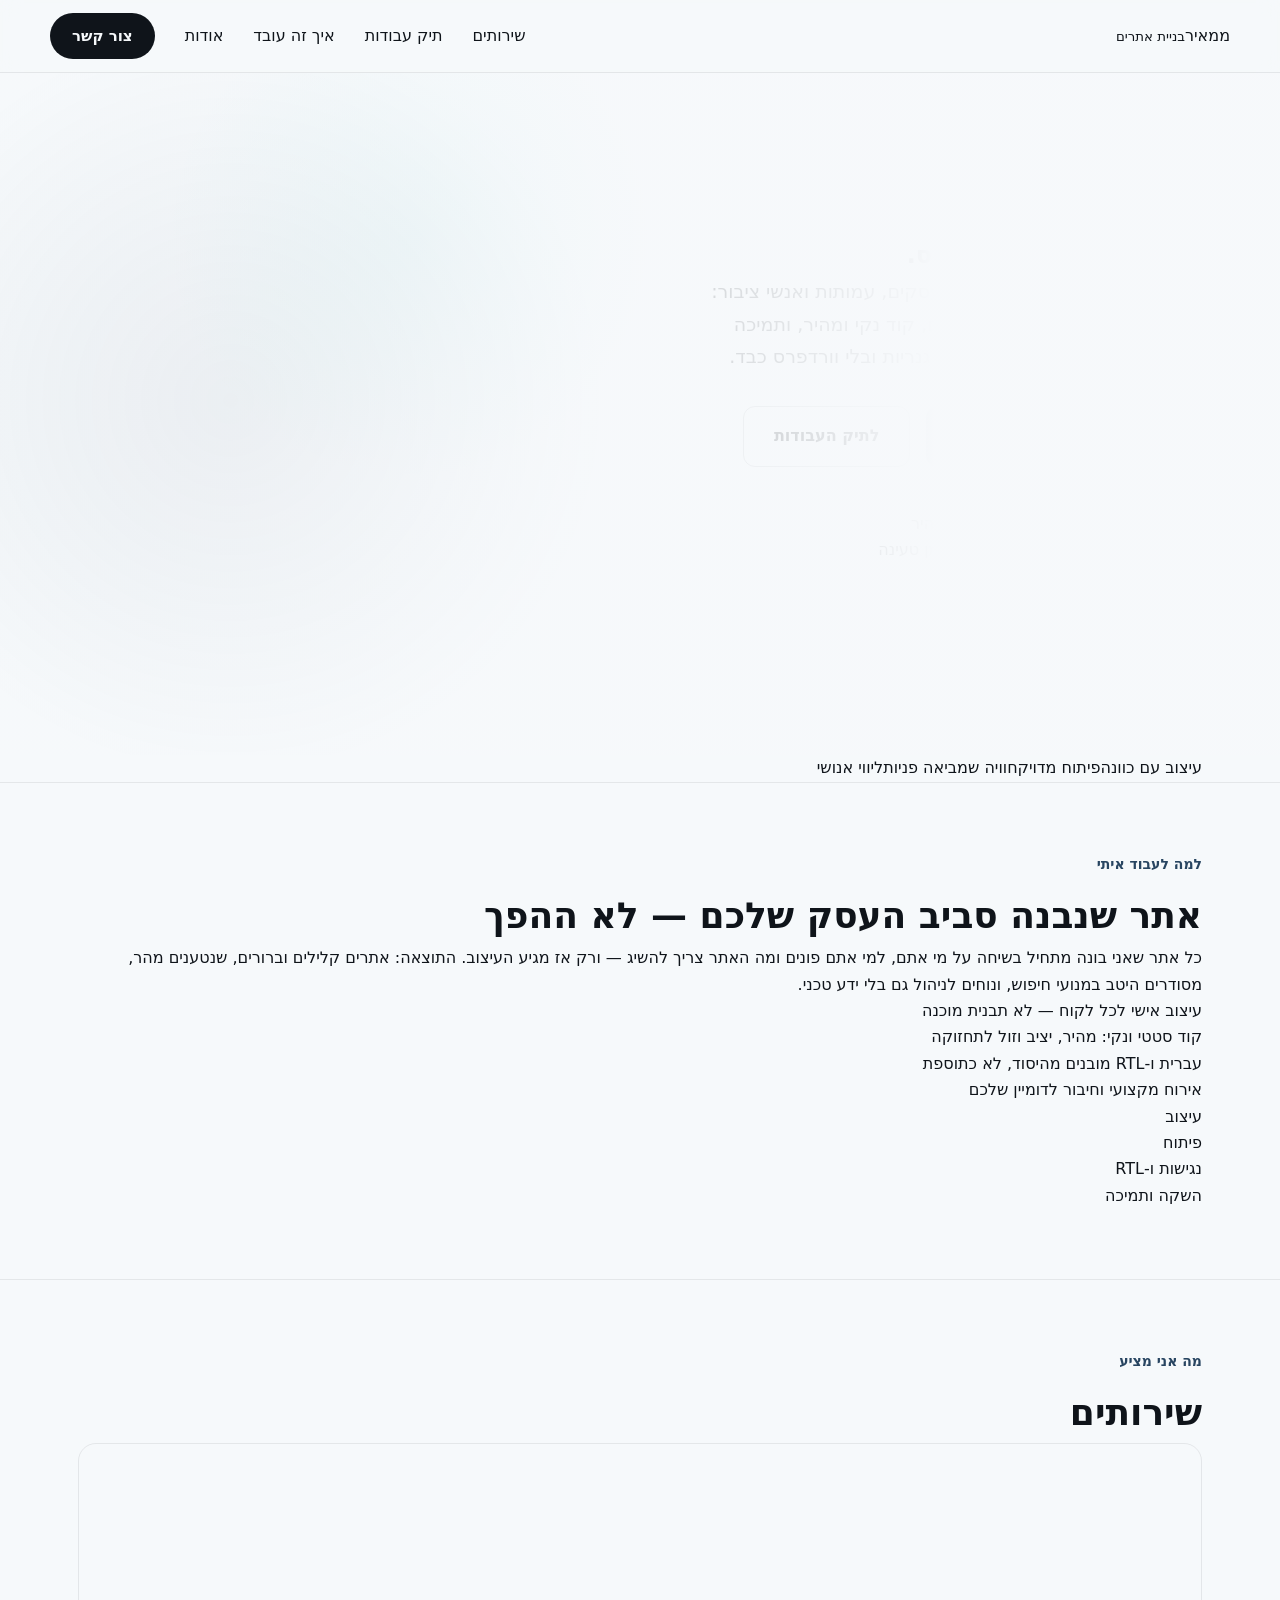
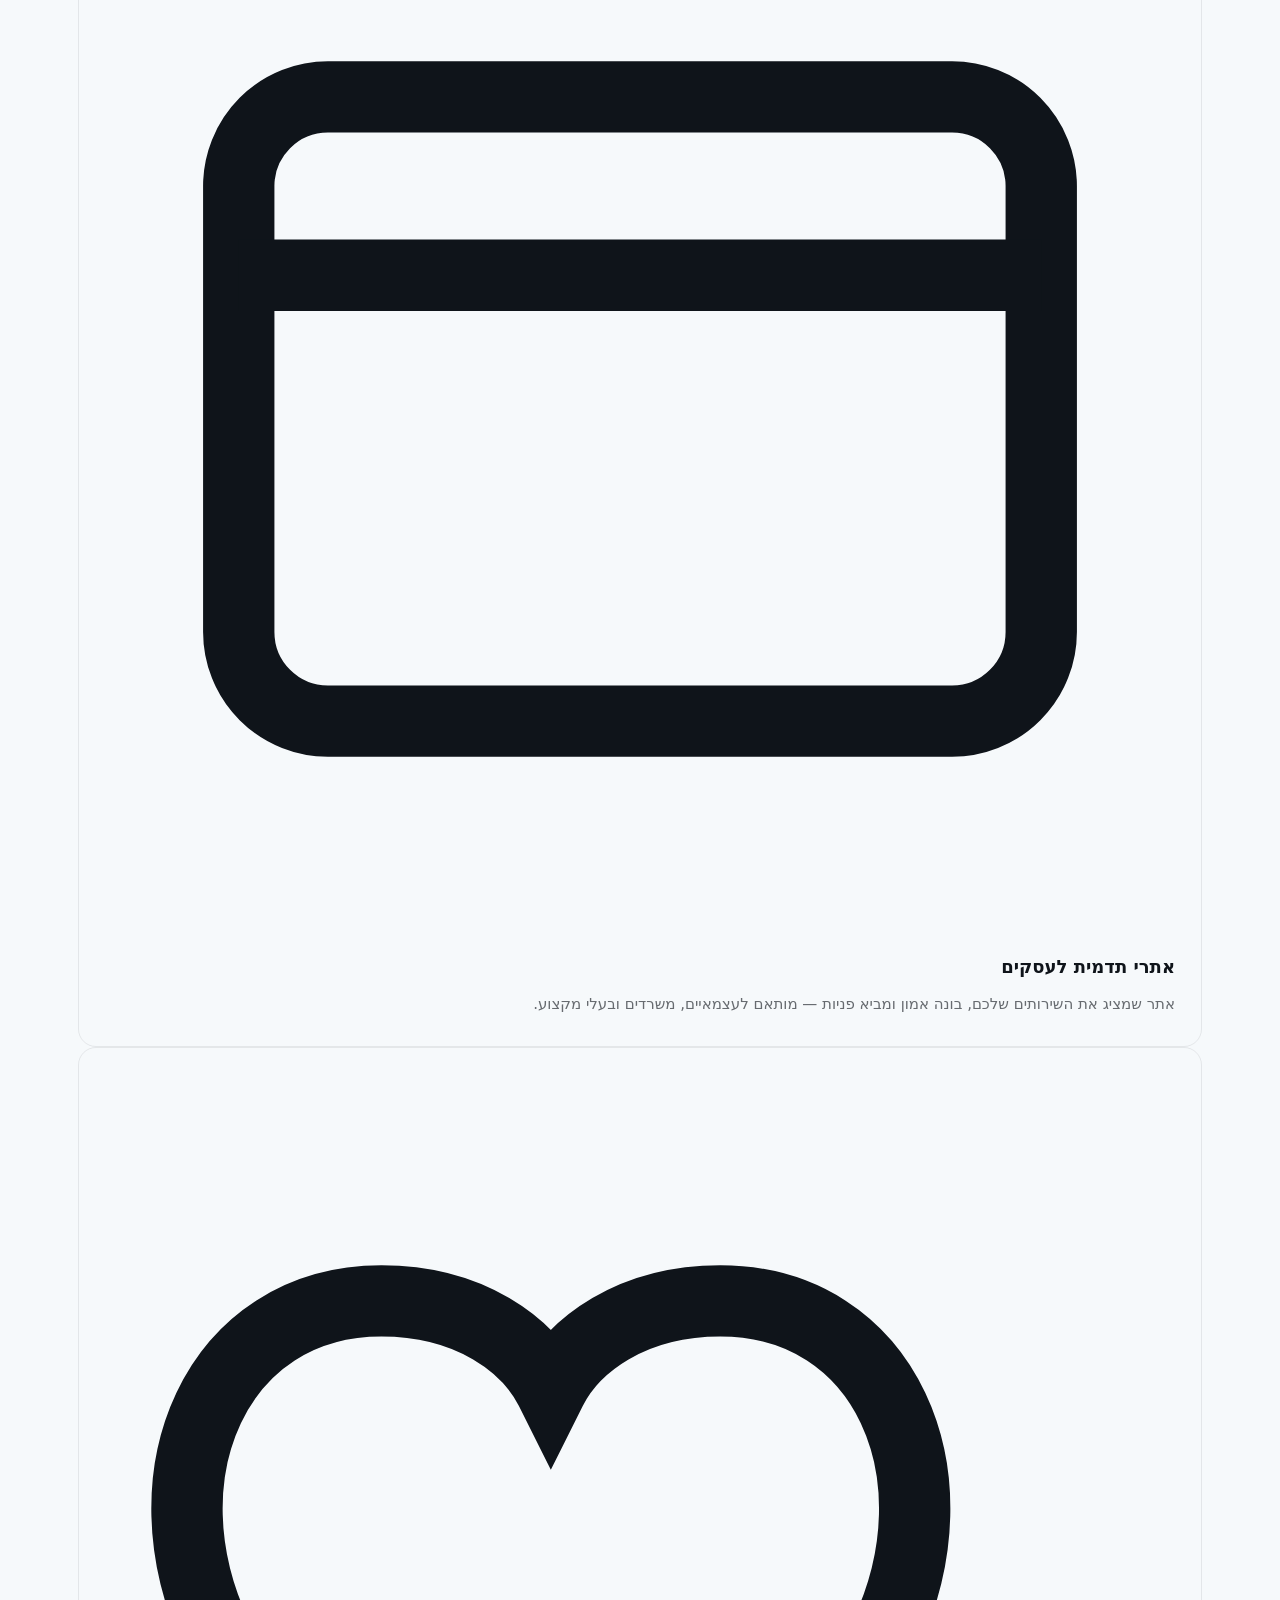
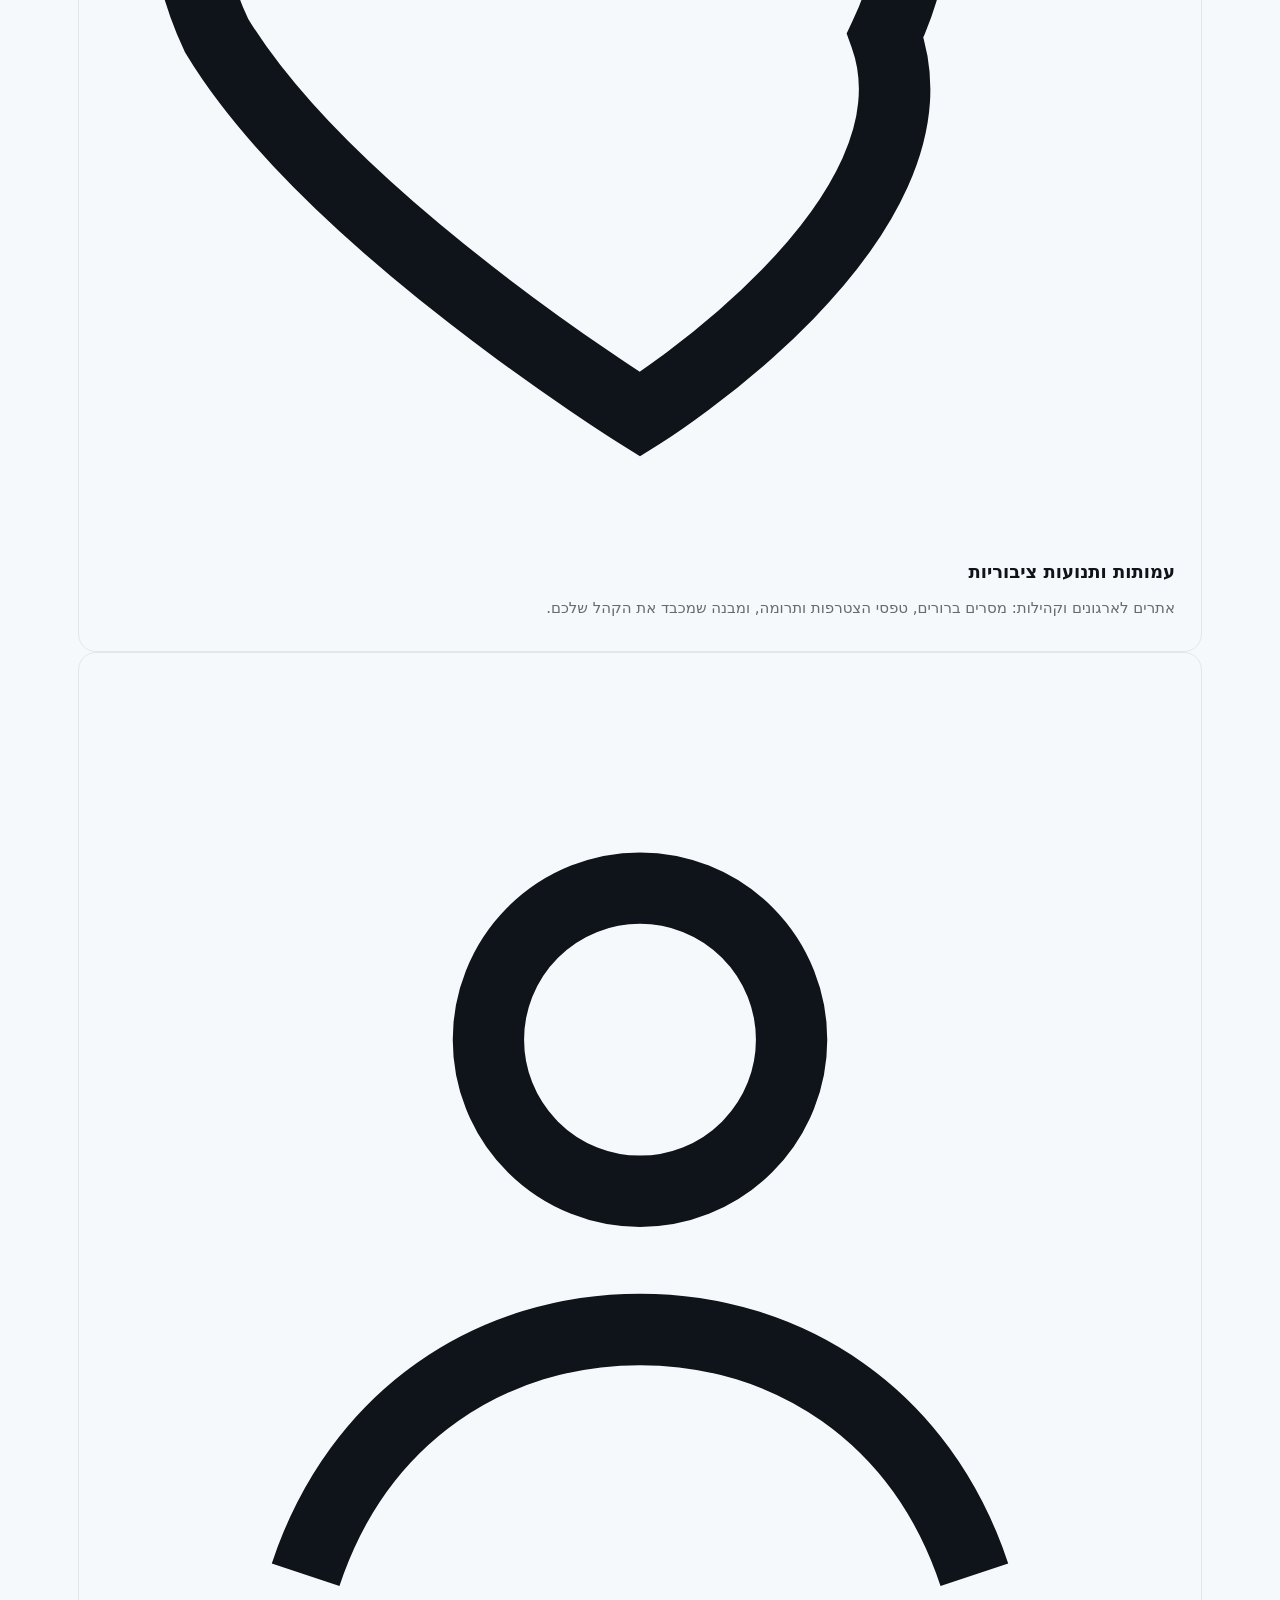
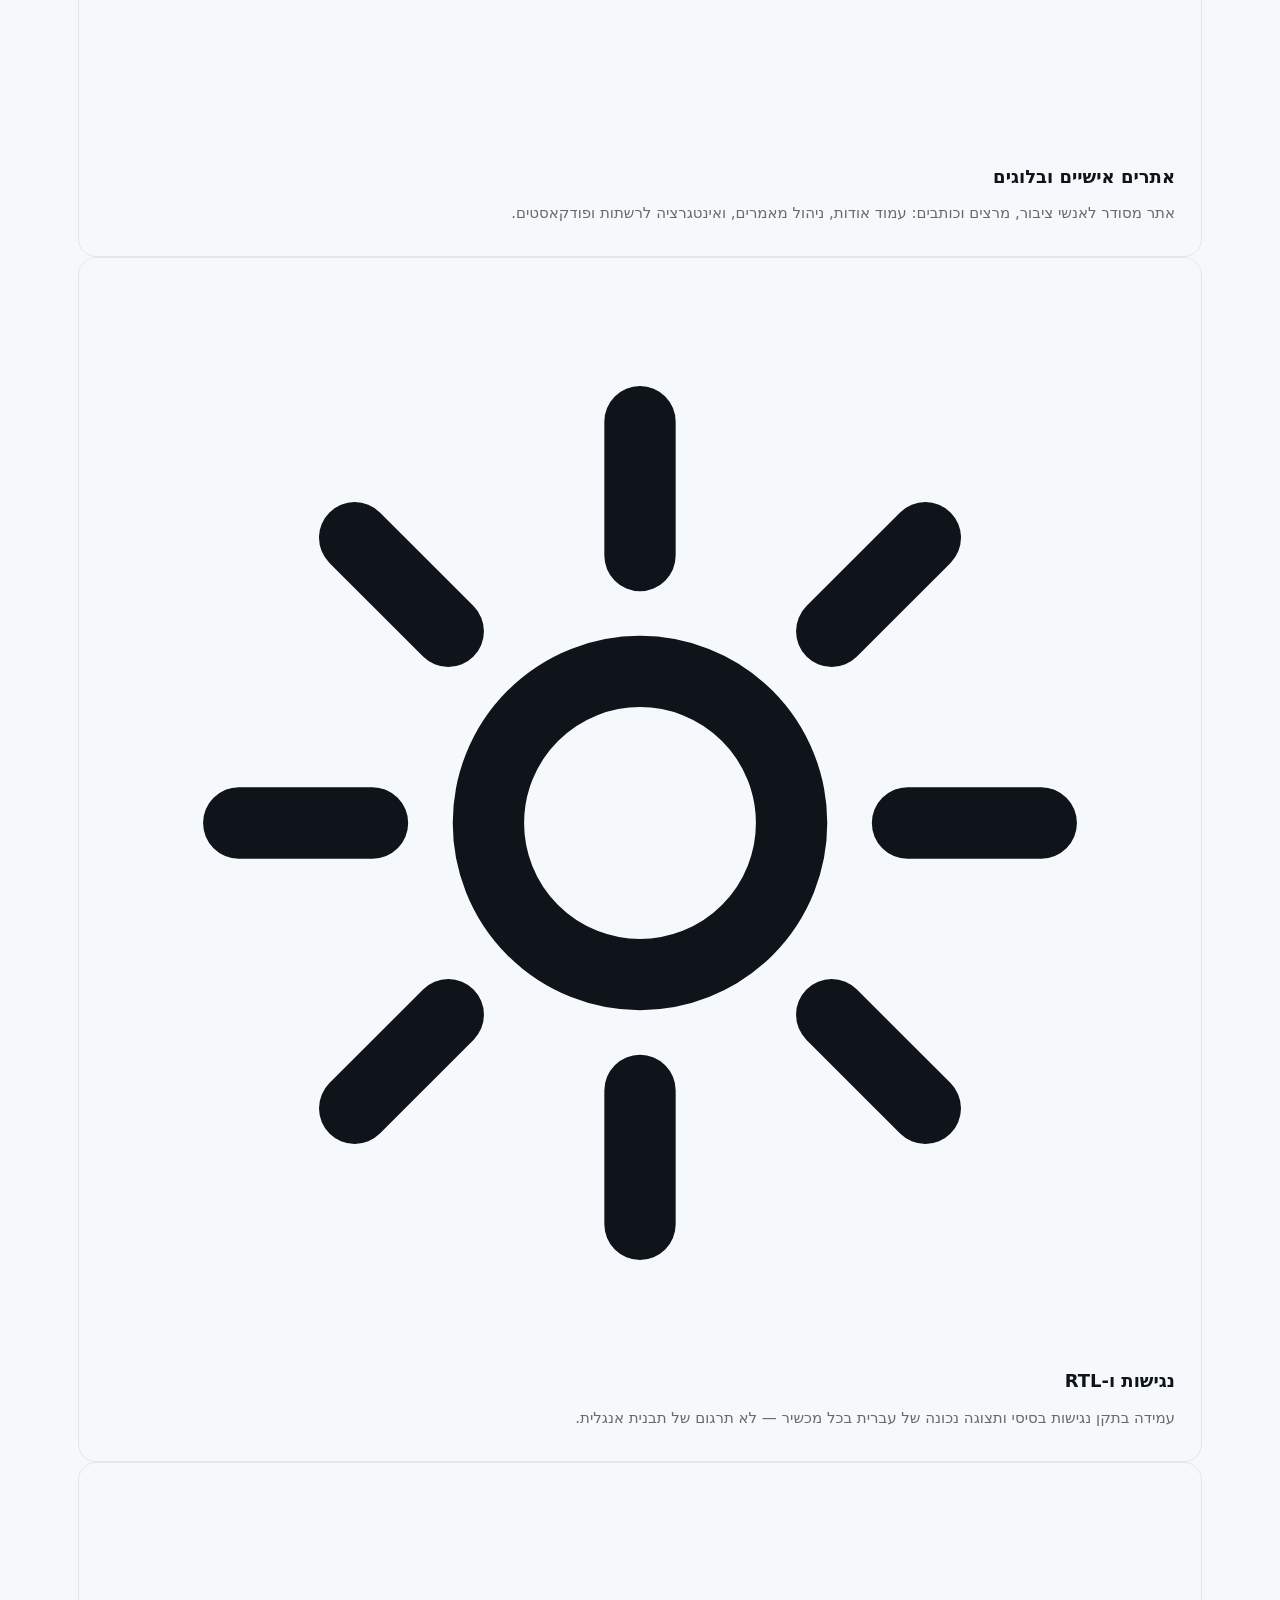
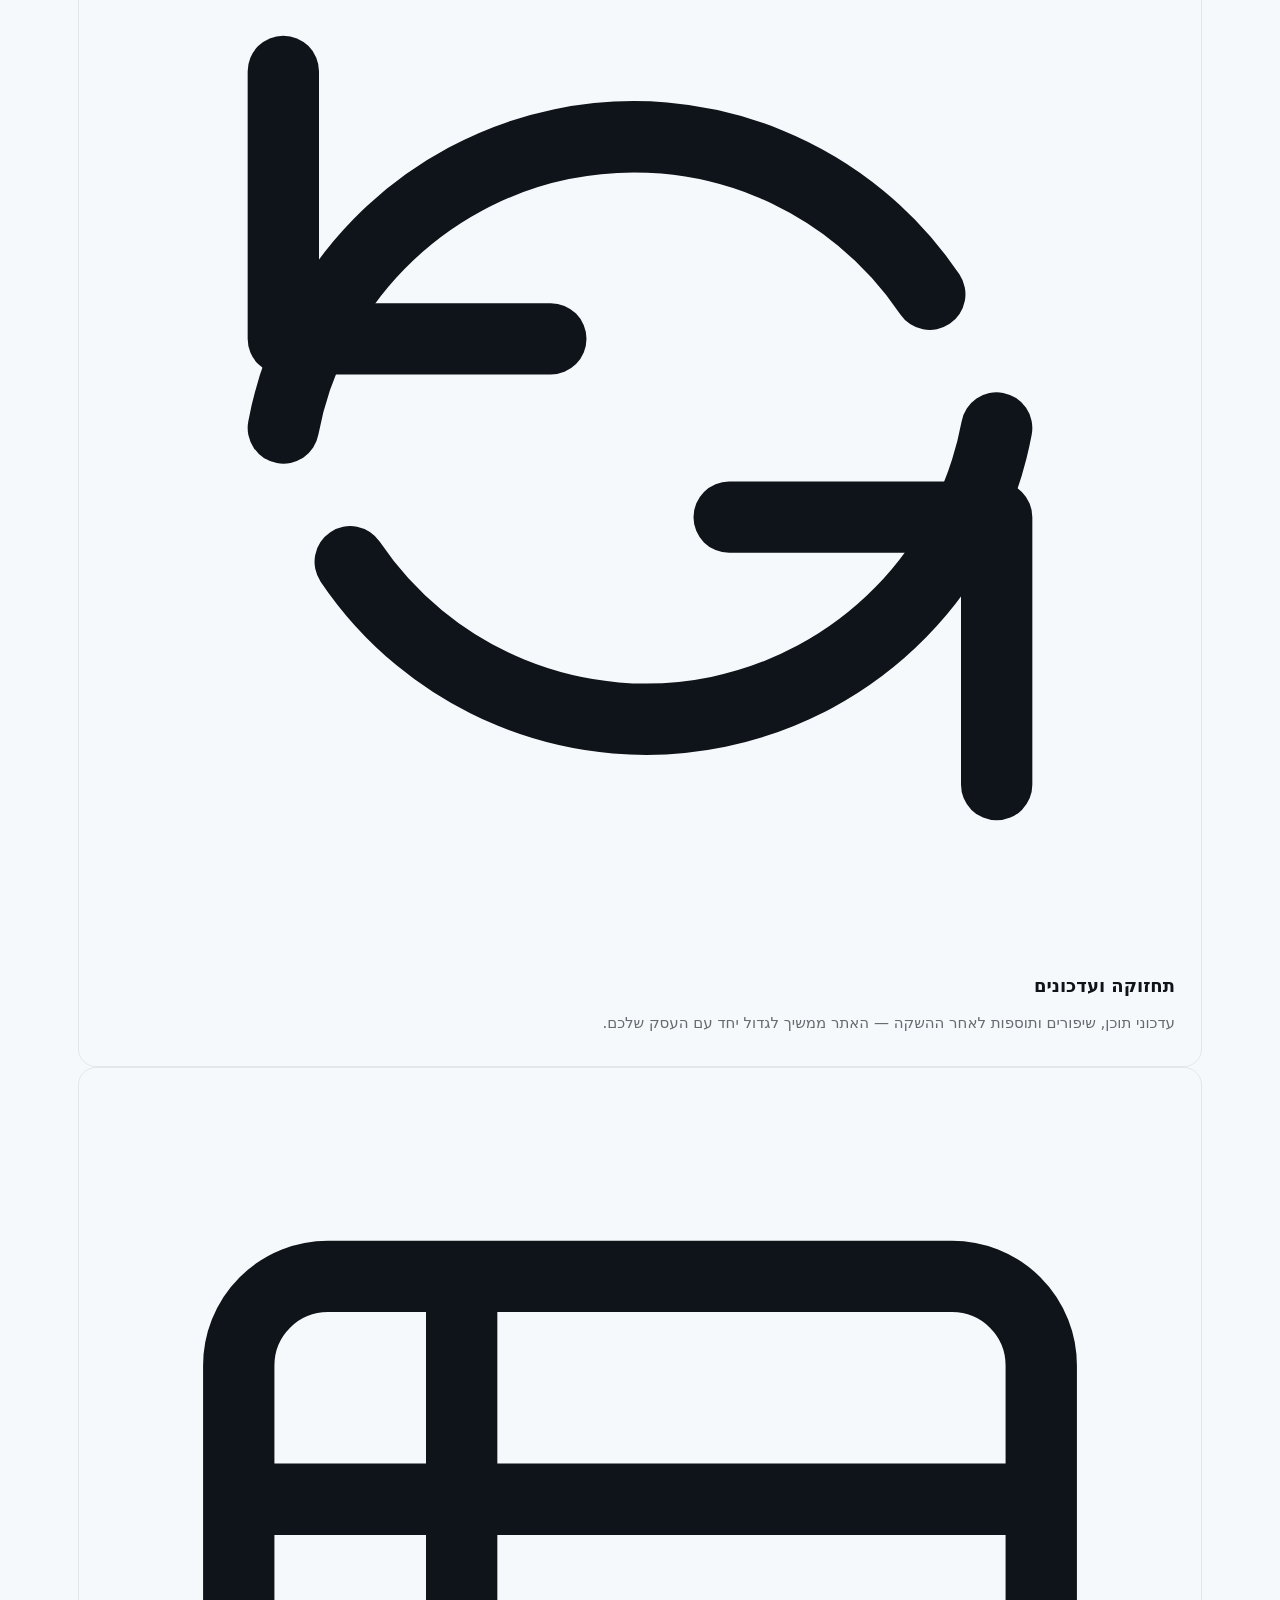
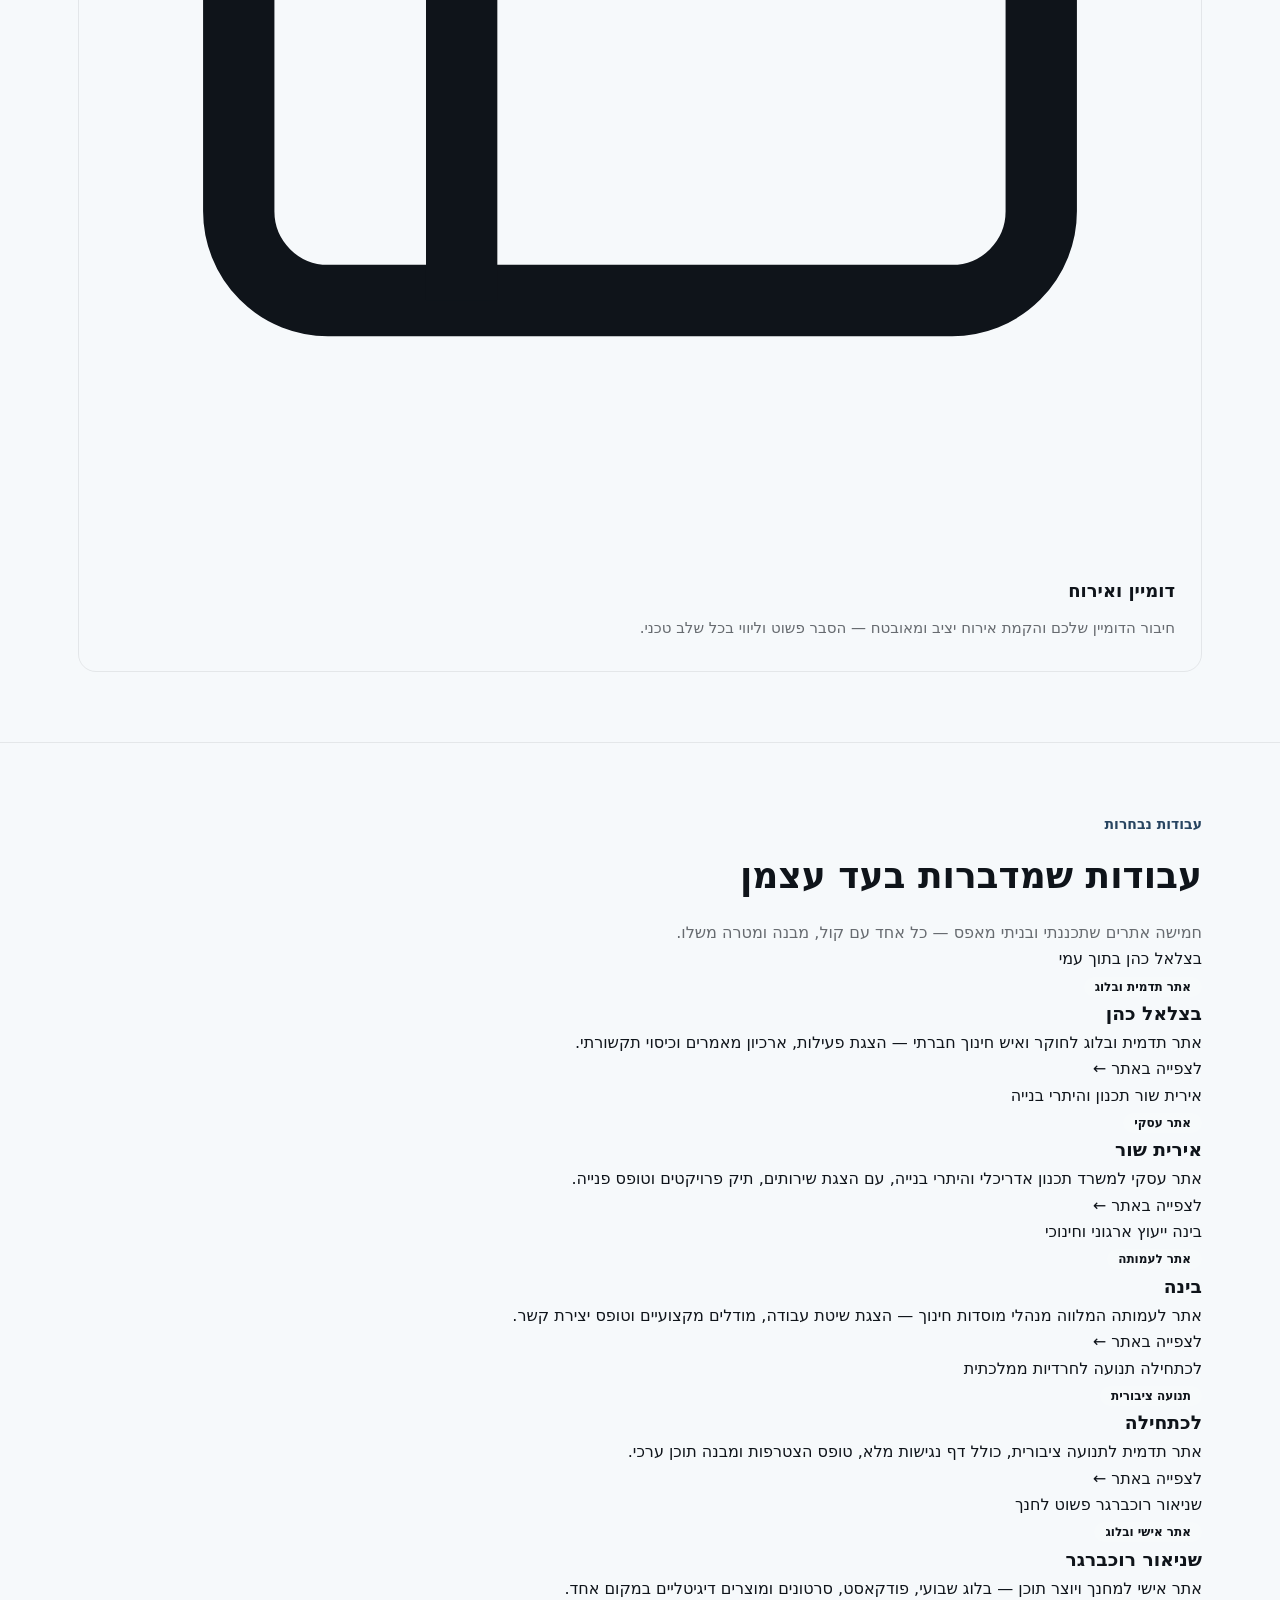
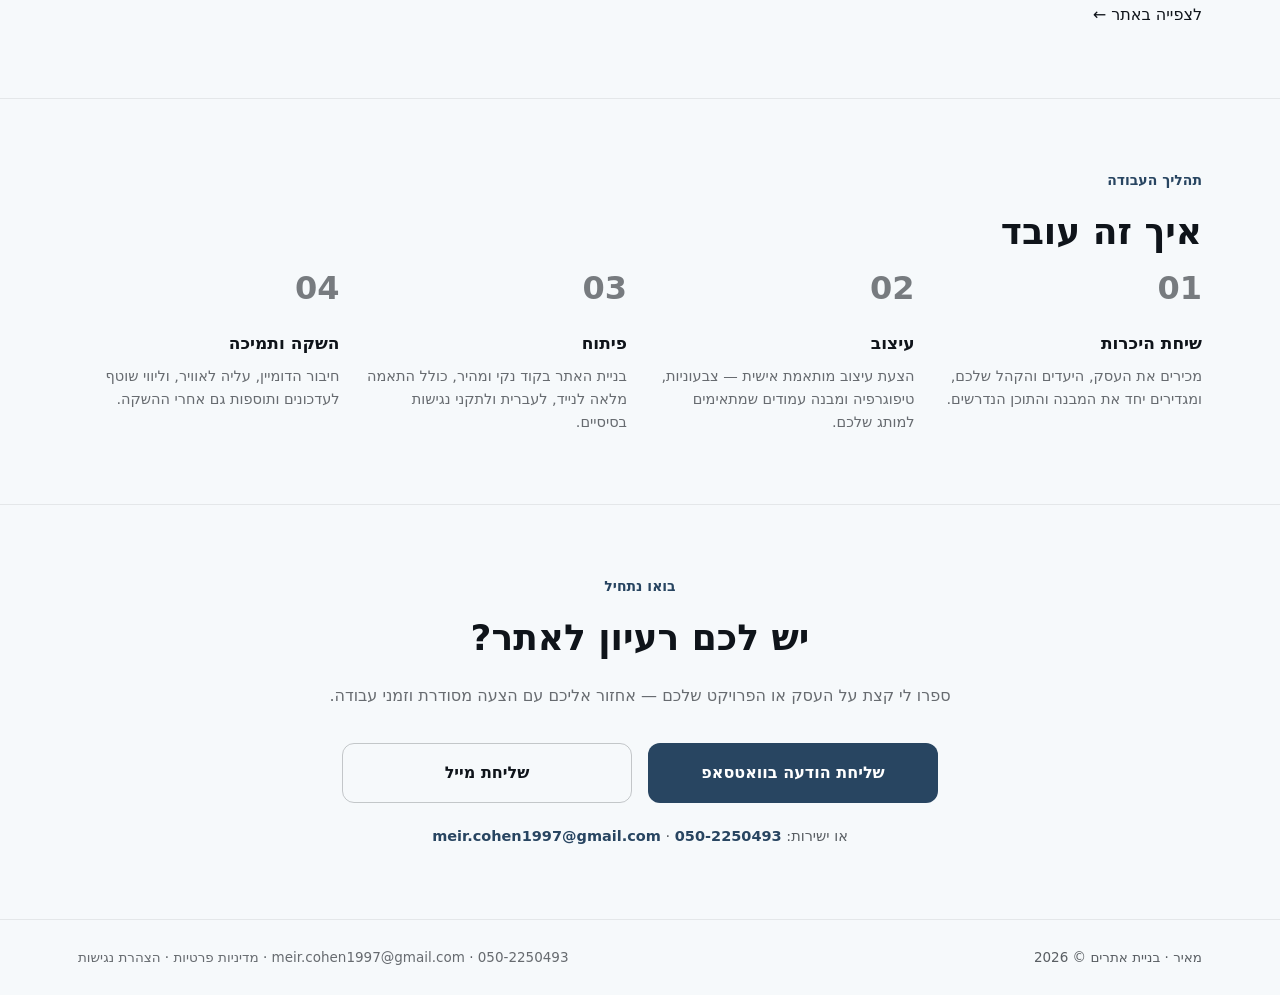
<file: index.html>
<!DOCTYPE html>
<html lang="he" dir="rtl">
<head>
<meta charset="UTF-8">
<meta name="viewport" content="width=device-width, initial-scale=1.0">
<title>מאיר | בניית אתרים מקצועית</title>
<meta name="description" content="מאיר כהן — בניית אתרים מותאמים אישית לעסקים, עמותות ואנשי ציבור. עיצוב מודרני, קוד נקי, מהירות טעינה גבוהה ותמיכה מלאה בעברית ו-RTL.">
<link rel="canonical" href="https://meirweb.co.il/">
<meta property="og:type" content="website">
<meta property="og:locale" content="he_IL">
<meta property="og:url" content="https://meirweb.co.il/">
<meta property="og:site_name" content="מאיר | בניית אתרים">
<meta property="og:title" content="מאיר | בניית אתרים מקצועית">
<meta property="og:description" content="בניית אתרים מותאמים אישית לעסקים, עמותות ואנשי ציבור. עיצוב מודרני, קוד נקי ותמיכה מלאה בעברית ו-RTL.">
<meta name="twitter:card" content="summary">
<meta name="twitter:title" content="מאיר | בניית אתרים מקצועית">
<meta name="twitter:description" content="בניית אתרים מותאמים אישית לעסקים, עמותות ואנשי ציבור.">
<link rel="icon" href="assets/favicon.svg" type="image/svg+xml">
<script type="application/ld+json">
{
  "@context": "https://schema.org",
  "@type": "ProfessionalService",
  "name": "מאיר | בניית אתרים",
  "url": "https://meirweb.co.il/",
  "email": "meir.cohen1997@gmail.com",
  "telephone": "+972502250493",
  "areaServed": "IL",
  "founder": {
    "@type": "Person",
    "name": "מאיר כהן"
  },
  "description": "בניית אתרים מותאמים אישית לעסקים, עמותות ואנשי ציבור בעברית ו-RTL.",
  "sameAs": [
    "https://bezalelcohen.co.il",
    "https://iritshor.co.il",
    "https://bina-edu.co.il",
    "https://lekhatchila.co.il",
    "https://lehanech.co.il"
  ]
}
</script>
<link rel="preconnect" href="https://fonts.googleapis.com">
<link rel="preconnect" href="https://fonts.gstatic.com" crossorigin>
<link href="https://fonts.googleapis.com/css2?family=Heebo:wght@300;400;500;600;700;800&display=swap" rel="stylesheet">
<link rel="stylesheet" href="styles.css">
</head>
<body>

<a href="#main" class="skip-link">דלגו לתוכן הראשי</a>

<header class="site-header" id="siteHeader">
  <div class="container header-inner">
    <a href="#top" class="logo">
      <span class="logo-mark">מ</span>
      <span class="logo-text">מאיר<small>בניית אתרים</small></span>
    </a>
    <nav class="nav" id="mainNav">
      <a href="#services">שירותים</a>
      <a href="#portfolio">תיק עבודות</a>
      <a href="#process">איך זה עובד</a>
      <a href="#about">אודות</a>
      <a href="#contact" class="nav-cta">צור קשר</a>
    </nav>
    <button type="button" class="nav-toggle" id="navToggle" aria-label="פתיחת תפריט" aria-expanded="false" aria-controls="mainNav">
      <span></span><span></span><span></span>
    </button>
  </div>
</header>

<main id="main">

  <section class="hero" id="top">
    <div class="hero-bg" aria-hidden="true"></div>
    <div class="container hero-layout">
      <div class="hero-copy">
        <p class="eyebrow">בניית אתרים מותאמים אישית</p>
        <h1>לא עוד אתר.<br><em>נוכחות</em> שאי אפשר לפספס.</h1>
        <p class="hero-lead">
          אני מאיר — בונה אתרי תדמית לעסקים, עמותות ואנשי ציבור: עיצוב שמתאים בדיוק לקהל שלכם,
          קוד נקי ומהיר, ותמיכה מלאה בעברית ו-RTL. בלי תבניות גנריות ובלי וורדפרס כבד.
        </p>
        <div class="hero-actions">
          <a href="#contact" class="btn btn-primary">בואו נדבר על האתר שלכם <span aria-hidden="true">↖</span></a>
          <a href="#portfolio" class="btn btn-ghost">לתיק העבודות</a>
        </div>
        <dl class="hero-stats">
          <div><dt>5+</dt><dd>אתרים באוויר</dd></div>
          <div><dt>100%</dt><dd>עברית ו-RTL</dd></div>
          <div><dt>מהיר</dt><dd>זמן טעינה</dd></div>
        </dl>
      </div>
      <div class="hero-art" aria-hidden="true">
        <div class="orbit orbit-one"></div><div class="orbit orbit-two"></div>
        <div class="site-window">
          <div class="window-bar"><span></span><span></span><span></span><i>meirweb.co.il</i></div>
          <div class="window-body">
            <b>העסק שלכם,<br>במרכז הבמה.</b>
            <div class="window-line long"></div><div class="window-line"></div>
            <div class="window-cards"><span></span><span></span><span></span></div>
          </div>
        </div>
        <div class="art-chip chip-code">&lt;/&gt; נקי ומהיר</div>
        <div class="art-chip chip-rtl">RTL&nbsp; ● &nbsp;נגיש</div>
      </div>
    </div>
  </section>

  <aside class="trust-strip" aria-label="עקרונות העבודה">
    <div class="container"><span>עיצוב עם כוונה</span><i></i><span>פיתוח מדויק</span><i></i><span>חוויה שמביאה פניות</span><i></i><span>ליווי אנושי</span></div>
  </aside>

  <section class="section" id="about">
    <div class="container about-grid">
      <div class="about-copy">
        <p class="eyebrow">למה לעבוד איתי</p>
        <h2>אתר שנבנה סביב העסק שלכם — לא ההפך</h2>
        <p>
          כל אתר שאני בונה מתחיל בשיחה על מי אתם, למי אתם פונים ומה האתר צריך להשיג —
          ורק אז מגיע העיצוב. התוצאה: אתרים קלילים וברורים, שנטענים מהר, מסודרים היטב
          במנועי חיפוש, ונוחים לניהול גם בלי ידע טכני.
        </p>
        <ul class="check-list">
          <li>עיצוב אישי לכל לקוח — לא תבנית מוכנה</li>
          <li>קוד סטטי ונקי: מהיר, יציב וזול לתחזוקה</li>
          <li>עברית ו-RTL מובנים מהיסוד, לא כתוספת</li>
          <li>אירוח מקצועי וחיבור לדומיין שלכם</li>
        </ul>
      </div>
      <div class="about-card" aria-hidden="true">
        <div class="about-card-row"><span>עיצוב</span><span class="dot-fill"></span></div>
        <div class="about-card-row"><span>פיתוח</span><span class="dot-fill"></span></div>
        <div class="about-card-row"><span>נגישות ו-RTL</span><span class="dot-fill"></span></div>
        <div class="about-card-row"><span>השקה ותמיכה</span><span class="dot-fill"></span></div>
      </div>
    </div>
  </section>

  <section class="section section-alt" id="services">
    <div class="container">
      <p class="eyebrow center">מה אני מציע</p>
      <h2 class="center">שירותים</h2>
      <div class="cards-grid">
        <article class="service-card">
          <div class="service-icon">
            <svg viewBox="0 0 24 24" fill="none"><path d="M3 7a2 2 0 0 1 2-2h14a2 2 0 0 1 2 2v10a2 2 0 0 1-2 2H5a2 2 0 0 1-2-2V7Z" stroke="currentColor" stroke-width="1.6"/><path d="M3 9h18" stroke="currentColor" stroke-width="1.6"/></svg>
          </div>
          <h3>אתרי תדמית לעסקים</h3>
          <p>אתר שמציג את השירותים שלכם, בונה אמון ומביא פניות — מותאם לעצמאיים, משרדים ובעלי מקצוע.</p>
        </article>
        <article class="service-card">
          <div class="service-icon">
            <svg viewBox="0 0 24 24" fill="none"><path d="M12 21s-7-4.35-9.5-8.5C.8 8.9 2.5 5 6.2 5c2 0 3.3 1 3.8 2 0.5-1 1.8-2 3.8-2 3.7 0 5.4 3.9 3.7 7.5C19 16.65 12 21 12 21Z" stroke="currentColor" stroke-width="1.6"/></svg>
          </div>
          <h3>עמותות ותנועות ציבוריות</h3>
          <p>אתרים לארגונים וקהילות: מסרים ברורים, טפסי הצטרפות ותרומה, ומבנה שמכבד את הקהל שלכם.</p>
        </article>
        <article class="service-card">
          <div class="service-icon">
            <svg viewBox="0 0 24 24" fill="none"><circle cx="12" cy="8" r="3.4" stroke="currentColor" stroke-width="1.6"/><path d="M4.5 20c1.2-3.6 4.2-5.5 7.5-5.5s6.3 1.9 7.5 5.5" stroke="currentColor" stroke-width="1.6"/></svg>
          </div>
          <h3>אתרים אישיים ובלוגים</h3>
          <p>אתר מסודר לאנשי ציבור, מרצים וכותבים: עמוד אודות, ניהול מאמרים, ואינטגרציה לרשתות ופודקאסטים.</p>
        </article>
        <article class="service-card">
          <div class="service-icon">
            <svg viewBox="0 0 24 24" fill="none"><path d="M12 3v3M12 18v3M3 12h3M18 12h3M5.6 5.6l2.1 2.1M16.3 16.3l2.1 2.1M5.6 18.4l2.1-2.1M16.3 7.7l2.1-2.1" stroke="currentColor" stroke-width="1.6" stroke-linecap="round"/><circle cx="12" cy="12" r="3.4" stroke="currentColor" stroke-width="1.6"/></svg>
          </div>
          <h3>נגישות ו-RTL</h3>
          <p>עמידה בתקן נגישות בסיסי ותצוגה נכונה של עברית בכל מכשיר — לא תרגום של תבנית אנגלית.</p>
        </article>
        <article class="service-card">
          <div class="service-icon">
            <svg viewBox="0 0 24 24" fill="none"><path d="M4 4v6h6M20 20v-6h-6" stroke="currentColor" stroke-width="1.6" stroke-linecap="round" stroke-linejoin="round"/><path d="M5.5 15A8 8 0 0 0 20 12M18.5 9A8 8 0 0 0 4 12" stroke="currentColor" stroke-width="1.6" stroke-linecap="round"/></svg>
          </div>
          <h3>תחזוקה ועדכונים</h3>
          <p>עדכוני תוכן, שיפורים ותוספות לאחר ההשקה — האתר ממשיך לגדול יחד עם העסק שלכם.</p>
        </article>
        <article class="service-card">
          <div class="service-icon">
            <svg viewBox="0 0 24 24" fill="none"><rect x="3" y="4" width="18" height="14" rx="2" stroke="currentColor" stroke-width="1.6"/><path d="M3 9h18M8 4v14" stroke="currentColor" stroke-width="1.6"/></svg>
          </div>
          <h3>דומיין ואירוח</h3>
          <p>חיבור הדומיין שלכם והקמת אירוח יציב ומאובטח — הסבר פשוט וליווי בכל שלב טכני.</p>
        </article>
      </div>
    </div>
  </section>

  <section class="section" id="portfolio">
    <div class="container">
      <p class="eyebrow center">עבודות נבחרות</p>
      <h2 class="center">עבודות שמדברות בעד עצמן</h2>
      <p class="section-lead center">חמישה אתרים שתכננתי ובניתי מאפס — כל אחד עם קול, מבנה ומטרה משלו.</p>

      <div class="portfolio-grid">

        <article class="portfolio-card pf-bezalel">
          <div class="pf-visual">
            <span class="pf-visual-title">בצלאל כהן</span>
            <span class="pf-visual-sub">בתוך עמי</span>
          </div>
          <div class="pf-body">
            <span class="pf-tag">אתר תדמית ובלוג</span>
            <h3>בצלאל כהן</h3>
            <p>אתר תדמית ובלוג לחוקר ואיש חינוך חברתי — הצגת פעילות, ארכיון מאמרים וכיסוי תקשורתי.</p>
            <a href="https://bezalelcohen.co.il" target="_blank" rel="noopener">לצפייה באתר ←</a>
          </div>
        </article>

        <article class="portfolio-card pf-irit">
          <div class="pf-visual">
            <span class="pf-visual-title">אירית שור</span>
            <span class="pf-visual-sub">תכנון והיתרי בנייה</span>
          </div>
          <div class="pf-body">
            <span class="pf-tag">אתר עסקי</span>
            <h3>אירית שור</h3>
            <p>אתר עסקי למשרד תכנון אדריכלי והיתרי בנייה, עם הצגת שירותים, תיק פרויקטים וטופס פנייה.</p>
            <a href="https://iritshor.co.il" target="_blank" rel="noopener">לצפייה באתר ←</a>
          </div>
        </article>

        <article class="portfolio-card pf-bina">
          <div class="pf-visual">
            <span class="pf-visual-title">בינה</span>
            <span class="pf-visual-sub">ייעוץ ארגוני וחינוכי</span>
          </div>
          <div class="pf-body">
            <span class="pf-tag">אתר לעמותה</span>
            <h3>בינה</h3>
            <p>אתר לעמותה המלווה מנהלי מוסדות חינוך — הצגת שיטת עבודה, מודלים מקצועיים וטופס יצירת קשר.</p>
            <a href="https://bina-edu.co.il" target="_blank" rel="noopener">לצפייה באתר ←</a>
          </div>
        </article>

        <article class="portfolio-card pf-lekhatchila">
          <div class="pf-visual">
            <span class="pf-visual-title">לכתחילה</span>
            <span class="pf-visual-sub">תנועה לחרדיות ממלכתית</span>
          </div>
          <div class="pf-body">
            <span class="pf-tag">תנועה ציבורית</span>
            <h3>לכתחילה</h3>
            <p>אתר תדמית לתנועה ציבורית, כולל דף נגישות מלא, טופס הצטרפות ומבנה תוכן ערכי.</p>
            <a href="https://lekhatchila.co.il" target="_blank" rel="noopener">לצפייה באתר ←</a>
          </div>
        </article>

        <article class="portfolio-card pf-lehanech">
          <div class="pf-visual">
            <span class="pf-visual-title">שניאור רוכברגר</span>
            <span class="pf-visual-sub">פשוט לחנך</span>
          </div>
          <div class="pf-body">
            <span class="pf-tag">אתר אישי ובלוג</span>
            <h3>שניאור רוכברגר</h3>
            <p>אתר אישי למחנך ויוצר תוכן — בלוג שבועי, פודקאסט, סרטונים ומוצרים דיגיטליים במקום אחד.</p>
            <a href="https://lehanech.co.il" target="_blank" rel="noopener">לצפייה באתר ←</a>
          </div>
        </article>

      </div>
    </div>
  </section>

  <section class="section section-alt" id="process">
    <div class="container">
      <p class="eyebrow center">תהליך העבודה</p>
      <h2 class="center">איך זה עובד</h2>
      <div class="process-grid">
        <div class="process-step">
          <span class="process-num">01</span>
          <h3>שיחת היכרות</h3>
          <p>מכירים את העסק, היעדים והקהל שלכם, ומגדירים יחד את המבנה והתוכן הנדרשים.</p>
        </div>
        <div class="process-step">
          <span class="process-num">02</span>
          <h3>עיצוב</h3>
          <p>הצעת עיצוב מותאמת אישית — צבעוניות, טיפוגרפיה ומבנה עמודים שמתאימים למותג שלכם.</p>
        </div>
        <div class="process-step">
          <span class="process-num">03</span>
          <h3>פיתוח</h3>
          <p>בניית האתר בקוד נקי ומהיר, כולל התאמה מלאה לנייד, לעברית ולתקני נגישות בסיסיים.</p>
        </div>
        <div class="process-step">
          <span class="process-num">04</span>
          <h3>השקה ותמיכה</h3>
          <p>חיבור הדומיין, עליה לאוויר, וליווי שוטף לעדכונים ותוספות גם אחרי ההשקה.</p>
        </div>
      </div>
    </div>
  </section>

  <section class="section contact-section" id="contact">
    <div class="container contact-inner">
      <p class="eyebrow">בואו נתחיל</p>
      <h2>יש לכם רעיון לאתר?</h2>
      <p class="section-lead">
        ספרו לי קצת על העסק או הפרויקט שלכם — אחזור אליכם עם הצעה מסודרת וזמני עבודה.
      </p>
      <div class="contact-actions">
        <a href="https://wa.me/972502250493" target="_blank" rel="noopener" class="btn btn-primary">שליחת הודעה בוואטסאפ</a>
        <a href="mailto:meir.cohen1997@gmail.com?subject=בקשה%20להצעת%20מחיר%20לאתר" class="btn btn-ghost">שליחת מייל</a>
      </div>
      <p class="contact-email">או ישירות: <a href="mailto:meir.cohen1997@gmail.com">meir.cohen1997@gmail.com</a> · <a href="tel:0502250493">050&#8209;2250493</a></p>
    </div>
  </section>

</main>

<footer class="site-footer">
  <div class="container footer-inner">
    <span>מאיר · בניית אתרים © <span id="year"></span></span>
    <span>
      <a href="mailto:meir.cohen1997@gmail.com">meir.cohen1997@gmail.com</a>
      · <a href="https://wa.me/972502250493" target="_blank" rel="noopener">050-2250493</a>
      · <a href="privacy-policy.html">מדיניות פרטיות</a>
      · <a href="negishut.html">הצהרת נגישות</a>
    </span>
  </div>
</footer>

<script src="script.js"></script>
</body>
</html>
</file>
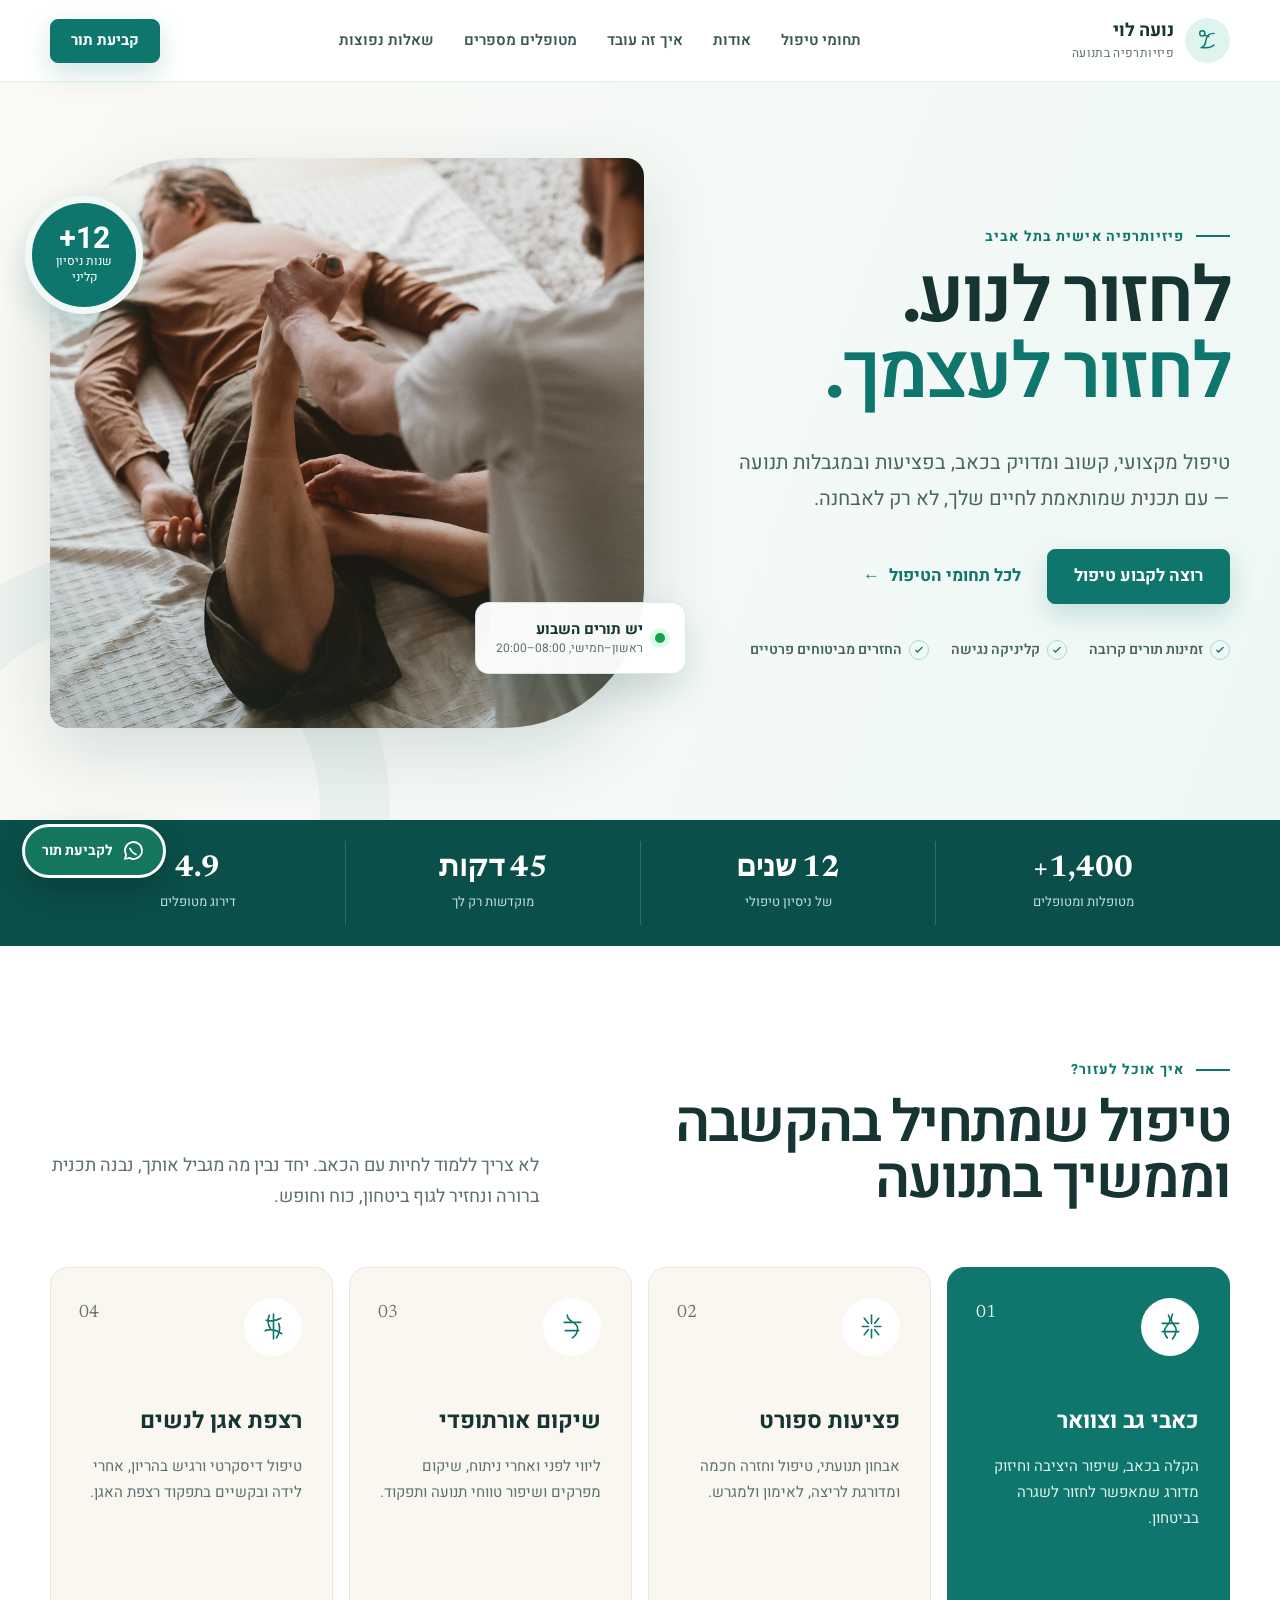
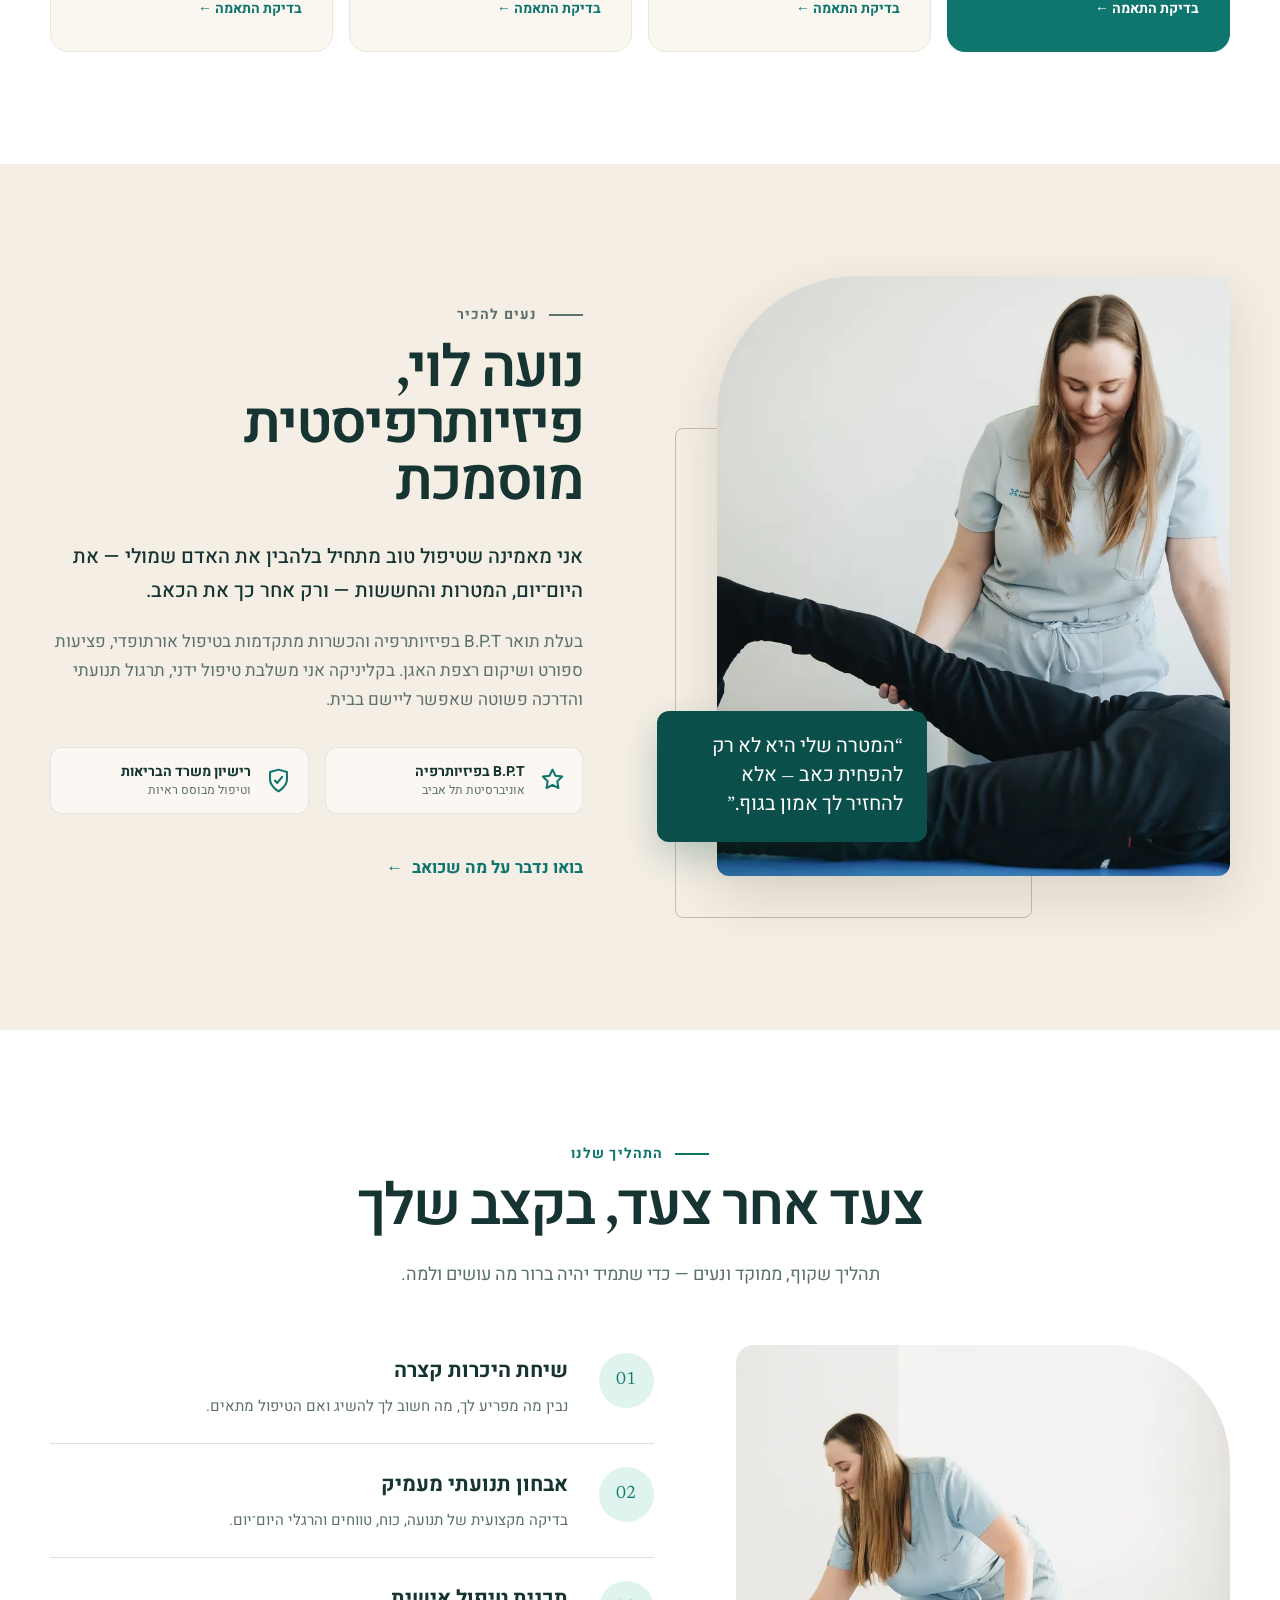
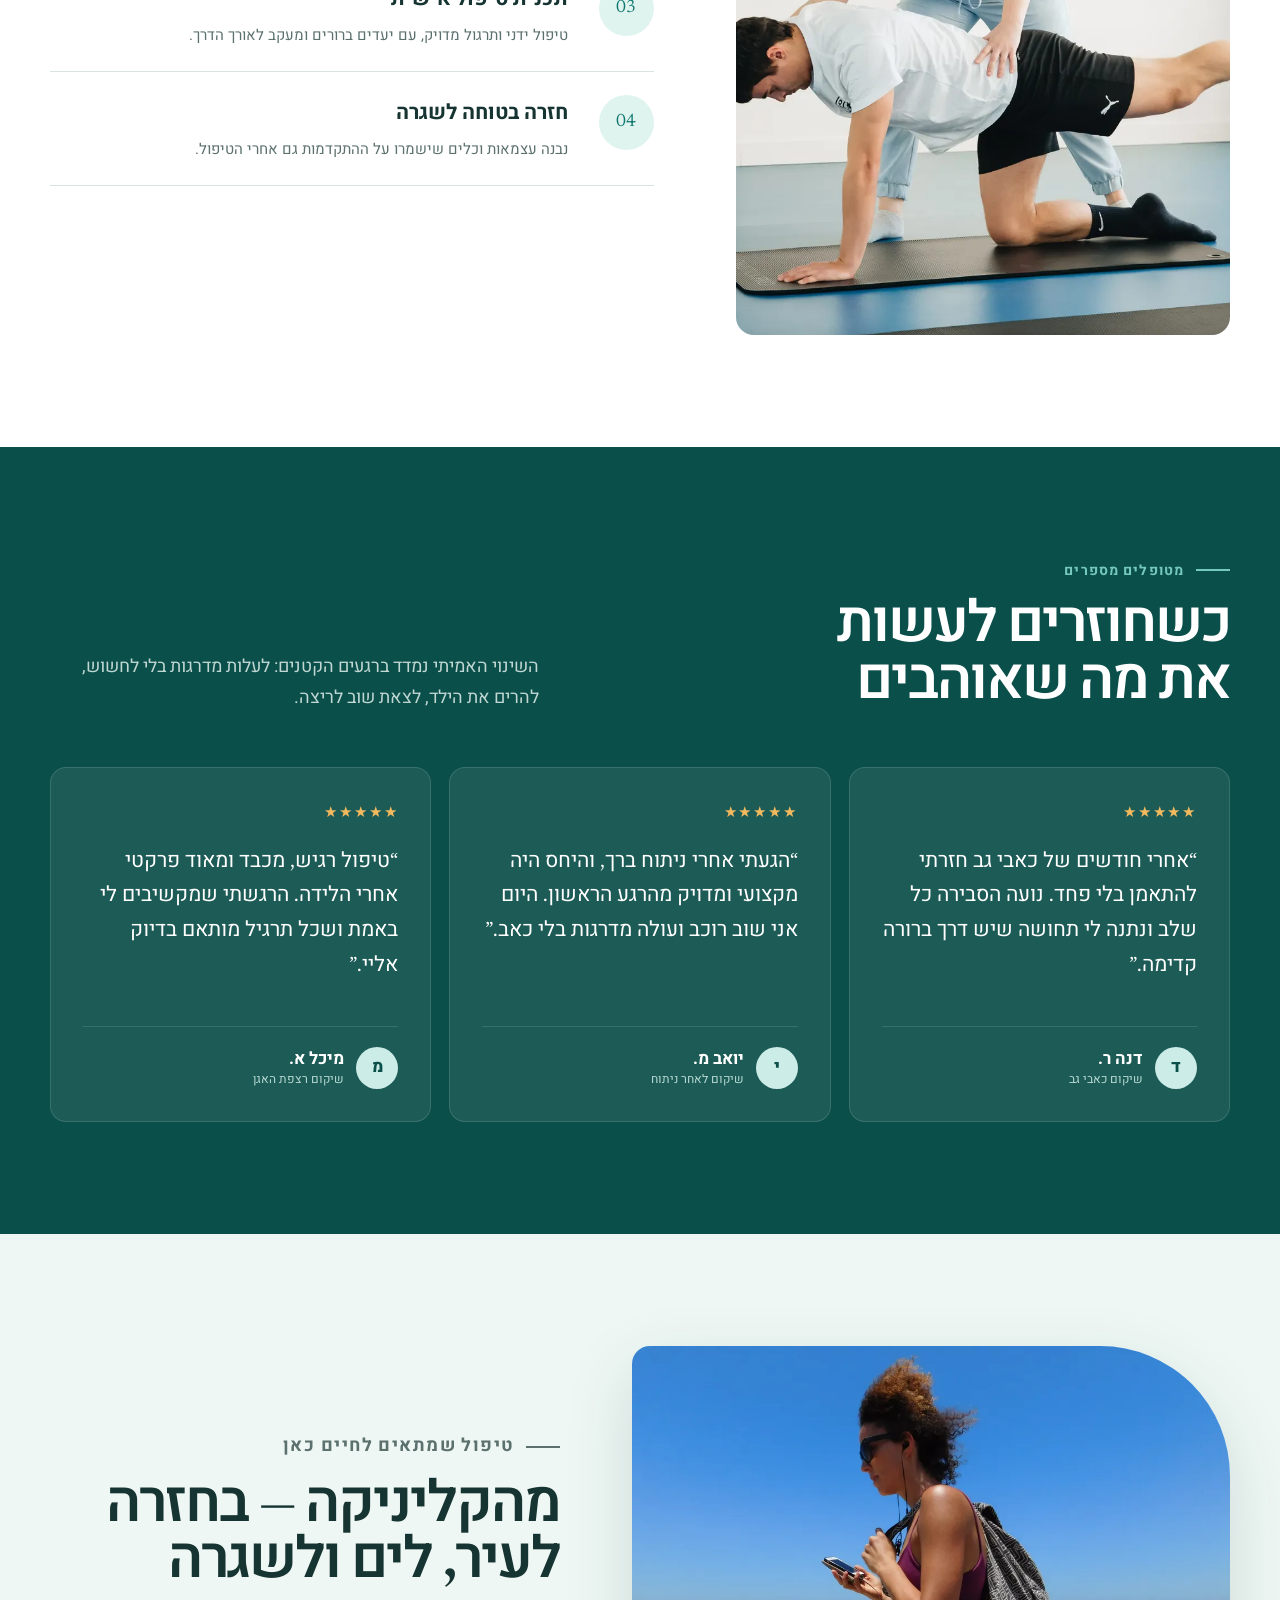
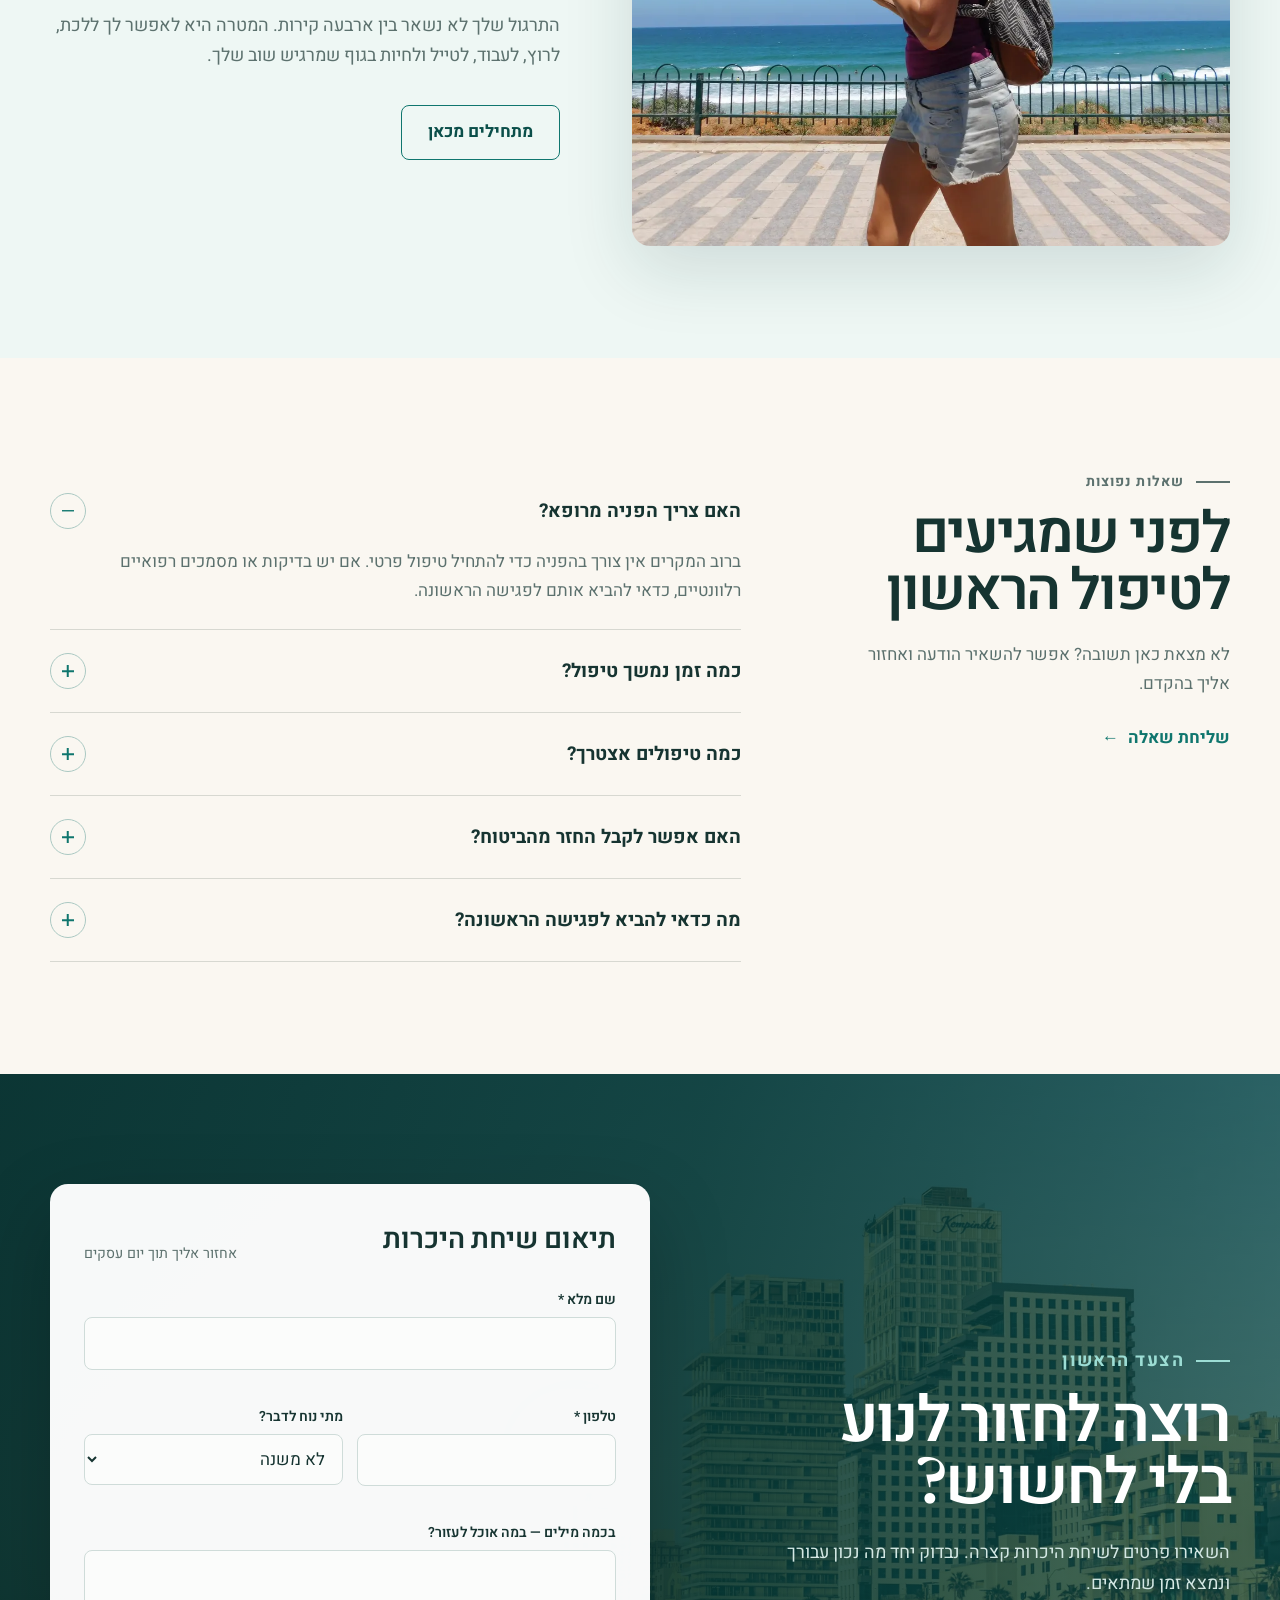
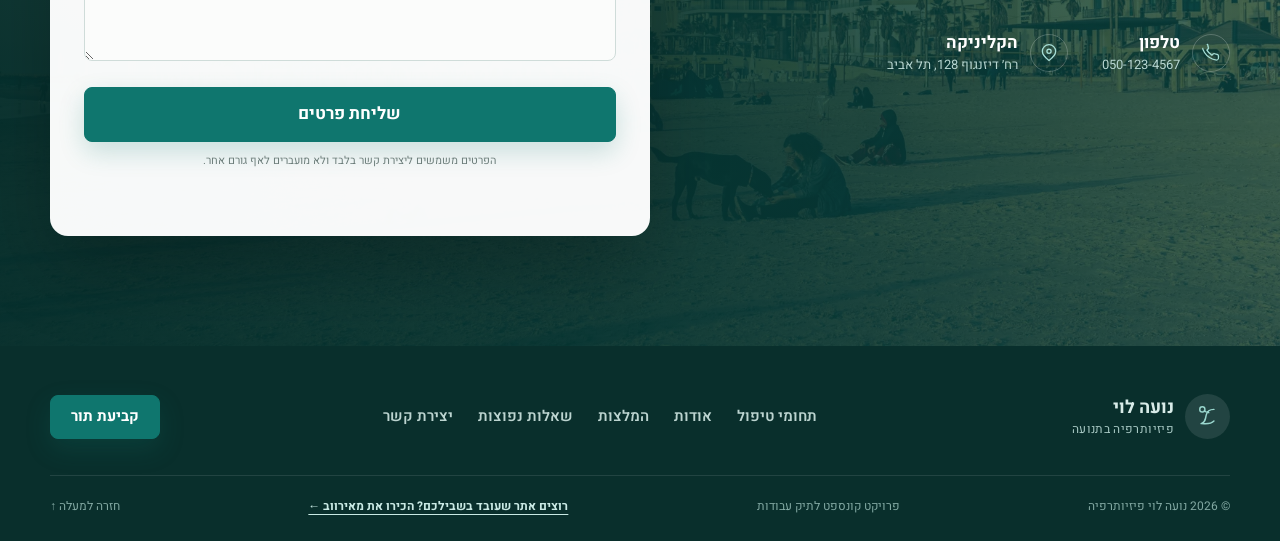
<file: noa-physio-demo/index.html>
<!doctype html>
<html lang="he" dir="rtl">
<head>
  <meta charset="utf-8">
  <meta name="viewport" content="width=device-width, initial-scale=1">
  <meta name="theme-color" content="#0f766e">
  <meta name="description" content="נועה לוי — פיזיותרפיה אישית בתל אביב. טיפול בכאבים, פציעות ספורט ושיקום אורתופדי בגישה מקצועית וקשובה.">
  <title>נועה לוי | פיזיותרפיה בתל אביב</title>
  <link rel="icon" href="favicon.png" type="image/png" sizes="192x192">
  <link rel="icon" href="favicon.svg" type="image/svg+xml">
  <link rel="apple-touch-icon" href="favicon.png">
  <link rel="preconnect" href="https://fonts.googleapis.com">
  <link rel="preconnect" href="https://fonts.gstatic.com" crossorigin>
  <link href="https://fonts.googleapis.com/css2?family=Heebo:wght@400;500;600;700;800&amp;family=Newsreader:opsz,wght@6..72,600&amp;display=swap" rel="stylesheet">
  <link rel="stylesheet" href="styles.css">
</head>
<body>
  <a class="skip-link" href="#main">דלגו לתוכן המרכזי</a>

  <header class="site-header" id="top">
    <div class="container nav-wrap">
      <a class="brand" href="#top" aria-label="נועה לוי פיזיותרפיה — דף הבית">
        <span class="brand-mark" aria-hidden="true">
          <svg viewBox="0 0 48 48" fill="none"><path d="M14 35c6-1 7-7 8-13 1-5 4-9 12-9M14 35c8 0 14 2 20-4M19 15c2 2 4 3 7 3"/><circle cx="16" cy="13" r="4"/></svg>
        </span>
        <span><strong>נועה לוי</strong><small>פיזיותרפיה בתנועה</small></span>
      </a>

      <button class="menu-toggle" type="button" aria-expanded="false" aria-controls="site-nav" aria-label="פתיחת תפריט">
        <span></span><span></span><span></span>
      </button>

      <nav class="site-nav" id="site-nav" aria-label="ניווט ראשי">
        <a href="#treatments">תחומי טיפול</a>
        <a href="#about">אודות</a>
        <a href="#process">איך זה עובד</a>
        <a href="#stories">מטופלים מספרים</a>
        <a href="#faq">שאלות נפוצות</a>
      </nav>

      <a class="button button-small nav-cta" href="#contact">קביעת תור</a>
    </div>
  </header>

  <main id="main">
    <section class="hero">
      <div class="container hero-grid">
        <div class="hero-copy">
          <div class="eyebrow"><span></span> פיזיותרפיה אישית בתל אביב</div>
          <h1>לחזור לנוע.<br><em>לחזור לעצמך.</em></h1>
          <p class="hero-lead">טיפול מקצועי, קשוב ומדויק בכאב, בפציעות ובמגבלות תנועה — עם תכנית שמותאמת לחיים שלך, לא רק לאבחנה.</p>
          <div class="hero-actions">
            <a class="button" href="#contact">רוצה לקבוע טיפול</a>
            <a class="text-link" href="#treatments">לכל תחומי הטיפול <span aria-hidden="true">←</span></a>
          </div>
          <ul class="hero-trust" aria-label="יתרונות הקליניקה">
            <li><svg viewBox="0 0 24 24" aria-hidden="true"><path d="m5 12 4 4L19 6"/></svg> זמינות תורים קרובה</li>
            <li><svg viewBox="0 0 24 24" aria-hidden="true"><path d="m5 12 4 4L19 6"/></svg> קליניקה נגישה</li>
            <li><svg viewBox="0 0 24 24" aria-hidden="true"><path d="m5 12 4 4L19 6"/></svg> החזרים מביטוחים פרטיים</li>
          </ul>
        </div>

        <div class="hero-media">
          <div class="hero-image-wrap">
            <img src="assets/images/hero-therapy.webp" alt="פיזיותרפיסטית מסייעת למטופלת בתרגיל מתיחה" width="1800" height="1200">
          </div>
          <div class="availability-card">
            <span class="status-dot" aria-hidden="true"></span>
            <div><strong>יש תורים השבוע</strong><small>ראשון–חמישי, 08:00–20:00</small></div>
          </div>
          <div class="experience-badge"><strong>12+</strong><span>שנות ניסיון<br>קליני</span></div>
        </div>
      </div>
      <div class="hero-shape" aria-hidden="true"></div>
    </section>

    <section class="trust-strip" aria-label="נתוני הקליניקה">
      <div class="container trust-grid">
        <div><strong>1,400+</strong><span>מטופלות ומטופלים</span></div>
        <div><strong>12 שנים</strong><span>של ניסיון טיפולי</span></div>
        <div><strong>45 דקות</strong><span>מוקדשות רק לך</span></div>
        <div><strong>4.9</strong><span>דירוג מטופלים</span></div>
      </div>
    </section>

    <section class="section treatments" id="treatments">
      <div class="container">
        <div class="section-heading split-heading">
          <div><p class="eyebrow"><span></span> איך אוכל לעזור?</p><h2>טיפול שמתחיל בהקשבה<br>וממשיך בתנועה</h2></div>
          <p>לא צריך ללמוד לחיות עם הכאב. יחד נבין מה מגביל אותך, נבנה תכנית ברורה ונחזיר לגוף ביטחון, כוח וחופש.</p>
        </div>

        <div class="treatment-grid">
          <article class="treatment-card featured">
            <div class="icon-circle"><svg viewBox="0 0 32 32" aria-hidden="true"><path d="M18 4c-2 4-2 7 1 10 4 4 3 9-1 14M14 5c3 5 1 8-2 11-3 3-2 8 1 11M8 13h16M8 21h16"/></svg></div>
            <span class="card-number">01</span><h3>כאבי גב וצוואר</h3><p>הקלה בכאב, שיפור היציבה וחיזוק מדורג שמאפשר לחזור לשגרה בביטחון.</p><a href="#contact">בדיקת התאמה <span aria-hidden="true">←</span></a>
          </article>
          <article class="treatment-card">
            <div class="icon-circle"><svg viewBox="0 0 32 32" aria-hidden="true"><path d="M16 5v8m0 6v8M9 8l4 5m6 6 4 5M23 8l-4 5m-6 6-4 5M7 16h6m6 0h6"/></svg></div>
            <span class="card-number">02</span><h3>פציעות ספורט</h3><p>אבחון תנועתי, טיפול וחזרה חכמה ומדורגת לריצה, לאימון ולמגרש.</p><a href="#contact">בדיקת התאמה <span aria-hidden="true">←</span></a>
          </article>
          <article class="treatment-card">
            <div class="icon-circle"><svg viewBox="0 0 32 32" aria-hidden="true"><path d="M11 5c0 7 10 6 10 13 0 4-2 7-5 9M8 12h16M9 20h13"/></svg></div>
            <span class="card-number">03</span><h3>שיקום אורתופדי</h3><p>ליווי לפני ואחרי ניתוח, שיקום מפרקים ושיפור טווחי תנועה ותפקוד.</p><a href="#contact">בדיקת התאמה <span aria-hidden="true">←</span></a>
          </article>
          <article class="treatment-card">
            <div class="icon-circle"><svg viewBox="0 0 32 32" aria-hidden="true"><path d="M16 4v24M9 10c5 1 9 1 14-2M8 20c5-2 10-1 16 3M12 5c-2 5-2 9 1 13M21 13c2 5 1 9-2 14"/></svg></div>
            <span class="card-number">04</span><h3>רצפת אגן לנשים</h3><p>טיפול דיסקרטי ורגיש בהריון, אחרי לידה ובקשיים בתפקוד רצפת האגן.</p><a href="#contact">בדיקת התאמה <span aria-hidden="true">←</span></a>
          </article>
        </div>
      </div>
    </section>

    <section class="section about" id="about">
      <div class="container about-grid">
        <div class="about-media">
          <img src="assets/images/about-therapy.webp" alt="טיפול פיזיותרפיה אישי בקליניקה" width="1400" height="933" loading="lazy">
          <div class="quote-note">“המטרה שלי היא לא רק להפחית כאב — אלא להחזיר לך אמון בגוף.”</div>
        </div>
        <div class="about-copy">
          <p class="eyebrow"><span></span> נעים להכיר</p>
          <h2>נועה לוי,<br>פיזיותרפיסטית מוסמכת</h2>
          <p class="large-copy">אני מאמינה שטיפול טוב מתחיל בלהבין את האדם שמולי — את היום־יום, המטרות והחששות — ורק אחר כך את הכאב.</p>
          <p>בעלת תואר B.P.T בפיזיותרפיה והכשרות מתקדמות בטיפול אורתופדי, פציעות ספורט ושיקום רצפת האגן. בקליניקה אני משלבת טיפול ידני, תרגול תנועתי והדרכה פשוטה שאפשר ליישם בבית.</p>
          <ul class="credentials">
            <li><svg viewBox="0 0 24 24" aria-hidden="true"><path d="m12 3 2.5 5 5.5.8-4 3.9.9 5.5L12 15.6 7.1 18.2l.9-5.5-4-3.9L9.5 8z"/></svg><span><strong>B.P.T בפיזיותרפיה</strong><small>אוניברסיטת תל אביב</small></span></li>
            <li><svg viewBox="0 0 24 24" aria-hidden="true"><path d="M12 21s7-4 7-10V5l-7-2-7 2v6c0 6 7 10 7 10Z"/><path d="m9 12 2 2 4-5"/></svg><span><strong>רישיון משרד הבריאות</strong><small>וטיפול מבוסס ראיות</small></span></li>
          </ul>
          <a class="text-link" href="#contact">בואו נדבר על מה שכואב <span aria-hidden="true">←</span></a>
        </div>
      </div>
    </section>

    <section class="section process" id="process">
      <div class="container">
        <div class="section-heading centered"><p class="eyebrow"><span></span> התהליך שלנו</p><h2>צעד אחר צעד, בקצב שלך</h2><p>תהליך שקוף, ממוקד ונעים — כדי שתמיד יהיה ברור מה עושים ולמה.</p></div>
        <div class="process-layout">
          <div class="process-image"><img src="assets/images/exercise-session.webp" alt="פיזיותרפיסטית מדריכה מטופל בתרגול שיקומי" width="1400" height="933" loading="lazy"></div>
          <ol class="steps-list">
            <li><span>01</span><div><h3>שיחת היכרות קצרה</h3><p>נבין מה מפריע לך, מה חשוב לך להשיג ואם הטיפול מתאים.</p></div></li>
            <li><span>02</span><div><h3>אבחון תנועתי מעמיק</h3><p>בדיקה מקצועית של תנועה, כוח, טווחים והרגלי היום־יום.</p></div></li>
            <li><span>03</span><div><h3>תכנית טיפול אישית</h3><p>טיפול ידני ותרגול מדויק, עם יעדים ברורים ומעקב לאורך הדרך.</p></div></li>
            <li><span>04</span><div><h3>חזרה בטוחה לשגרה</h3><p>נבנה עצמאות וכלים שישמרו על ההתקדמות גם אחרי הטיפול.</p></div></li>
          </ol>
        </div>
      </div>
    </section>

    <section class="section stories" id="stories">
      <div class="container">
        <div class="section-heading split-heading light-heading">
          <div><p class="eyebrow"><span></span> מטופלים מספרים</p><h2>כשחוזרים לעשות<br>את מה שאוהבים</h2></div>
          <p>השינוי האמיתי נמדד ברגעים הקטנים: לעלות מדרגות בלי לחשוש, להרים את הילד, לצאת שוב לריצה.</p>
        </div>
        <div class="stories-grid">
          <article class="story-card"><div class="stars" aria-label="5 מתוך 5 כוכבים">★★★★★</div><blockquote>“אחרי חודשים של כאבי גב חזרתי להתאמן בלי פחד. נועה הסבירה כל שלב ונתנה לי תחושה שיש דרך ברורה קדימה.”</blockquote><div class="story-person"><span>ד</span><div><strong>דנה ר.</strong><small>שיקום כאבי גב</small></div></div></article>
          <article class="story-card"><div class="stars" aria-label="5 מתוך 5 כוכבים">★★★★★</div><blockquote>“הגעתי אחרי ניתוח ברך, והיחס היה מקצועי ומדויק מהרגע הראשון. היום אני שוב רוכב ועולה מדרגות בלי כאב.”</blockquote><div class="story-person"><span>י</span><div><strong>יואב מ.</strong><small>שיקום לאחר ניתוח</small></div></div></article>
          <article class="story-card"><div class="stars" aria-label="5 מתוך 5 כוכבים">★★★★★</div><blockquote>“טיפול רגיש, מכבד ומאוד פרקטי אחרי הלידה. הרגשתי שמקשיבים לי באמת ושכל תרגיל מותאם בדיוק אליי.”</blockquote><div class="story-person"><span>מ</span><div><strong>מיכל א.</strong><small>שיקום רצפת האגן</small></div></div></article>
        </div>
      </div>
    </section>

    <section class="section local-life">
      <div class="container local-grid">
        <div class="local-photo"><img src="assets/images/active-life.webp" alt="אישה הולכת לאורך חוף תל אביב ביום שמש" width="1200" height="800" loading="lazy"></div>
        <div class="local-copy"><p class="eyebrow"><span></span> טיפול שמתאים לחיים כאן</p><h2>מהקליניקה — בחזרה לעיר, לים ולשגרה</h2><p>התרגול שלך לא נשאר בין ארבעה קירות. המטרה היא לאפשר לך ללכת, לרוץ, לעבוד, לטייל ולחיות בגוף שמרגיש שוב שלך.</p><a class="button button-outline" href="#contact">מתחילים מכאן</a></div>
      </div>
    </section>

    <section class="section faq" id="faq">
      <div class="container faq-grid">
        <div class="faq-heading"><p class="eyebrow"><span></span> שאלות נפוצות</p><h2>לפני שמגיעים<br>לטיפול הראשון</h2><p>לא מצאת כאן תשובה? אפשר להשאיר הודעה ואחזור אליך בהקדם.</p><a class="text-link" href="#contact">שליחת שאלה <span aria-hidden="true">←</span></a></div>
        <div class="accordion">
          <details open><summary>האם צריך הפניה מרופא?<span aria-hidden="true"></span></summary><p>ברוב המקרים אין צורך בהפניה כדי להתחיל טיפול פרטי. אם יש בדיקות או מסמכים רפואיים רלוונטיים, כדאי להביא אותם לפגישה הראשונה.</p></details>
          <details><summary>כמה זמן נמשך טיפול?<span aria-hidden="true"></span></summary><p>פגישה ראשונה נמשכת כ־60 דקות וכוללת תשאול ואבחון. טיפולי המשך נמשכים כ־45 דקות.</p></details>
          <details><summary>כמה טיפולים אצטרך?<span aria-hidden="true"></span></summary><p>מספר הטיפולים משתנה לפי סוג הבעיה, משך הכאב והמטרות שלך. לאחר האבחון נגדיר יחד הערכה ותכנית ברורה.</p></details>
          <details><summary>האם אפשר לקבל החזר מהביטוח?<span aria-hidden="true"></span></summary><p>מבוטחים רבים זכאים להחזר דרך ביטוחים פרטיים. בסיום הטיפול תקבלו חשבונית מסודרת להגשה לחברת הביטוח.</p></details>
          <details><summary>מה כדאי להביא לפגישה הראשונה?<span aria-hidden="true"></span></summary><p>בגדים נוחים שמאפשרים תנועה, בדיקות הדמיה או מסמכים רלוונטיים, ורשימה קצרה של הדברים שהיית רוצה לחזור לעשות.</p></details>
        </div>
      </div>
    </section>

    <section class="contact-section" id="contact">
      <div class="contact-bg" aria-hidden="true"><img src="assets/images/tel-aviv.webp" alt="" loading="lazy"></div>
      <div class="container contact-grid">
        <div class="contact-copy">
          <p class="eyebrow light"><span></span> הצעד הראשון</p>
          <h2>רוצה לחזור לנוע<br>בלי לחשוש?</h2>
          <p>השאירו פרטים לשיחת היכרות קצרה. נבדוק יחד מה נכון עבורך ונמצא זמן שמתאים.</p>
          <ul class="contact-details">
            <li><svg viewBox="0 0 24 24" aria-hidden="true"><path d="M21 15.5v3a2 2 0 0 1-2.2 2 19.8 19.8 0 0 1-8.6-3.1 19.4 19.4 0 0 1-6-6A19.8 19.8 0 0 1 1.1 2.8 2 2 0 0 1 3.1.6h3a2 2 0 0 1 2 1.7c.1 1 .4 2 .7 2.9a2 2 0 0 1-.4 2.1L7.1 8.6a16 16 0 0 0 6 6l1.3-1.3a2 2 0 0 1 2.1-.4c1 .4 1.9.6 2.9.7a2 2 0 0 1 1.6 1.9Z"/></svg><span><strong>טלפון</strong><small>050-123-4567</small></span></li>
            <li><svg viewBox="0 0 24 24" aria-hidden="true"><path d="M20 10c0 5-8 11-8 11S4 15 4 10a8 8 0 1 1 16 0Z"/><circle cx="12" cy="10" r="2.5"/></svg><span><strong>הקליניקה</strong><small>רח׳ דיזנגוף 128, תל אביב</small></span></li>
          </ul>
        </div>
        <form class="contact-form" id="appointment-form" novalidate>
          <div class="form-heading"><span>תיאום שיחת היכרות</span><small>אחזור אליך תוך יום עסקים</small></div>
          <div class="field"><label for="full-name">שם מלא *</label><input id="full-name" name="name" type="text" autocomplete="name" required><small class="field-error" id="name-error"></small></div>
          <div class="form-row">
            <div class="field"><label for="phone">טלפון *</label><input id="phone" name="phone" type="tel" inputmode="tel" autocomplete="tel" required><small class="field-error" id="phone-error"></small></div>
            <div class="field"><label for="contact-time">מתי נוח לדבר?</label><select id="contact-time" name="time"><option value="">לא משנה</option><option>בבוקר</option><option>בצהריים</option><option>בערב</option></select></div>
          </div>
          <div class="field"><label for="message">בכמה מילים — במה אוכל לעזור?</label><textarea id="message" name="message" rows="3"></textarea></div>
          <button class="button form-submit" type="submit">שליחת פרטים</button>
          <p class="form-note">הפרטים משמשים ליצירת קשר בלבד ולא מועברים לאף גורם אחר.</p>
          <p class="form-status" id="form-status" aria-live="polite"></p>
        </form>
      </div>
    </section>
  </main>

  <footer class="site-footer">
    <div class="container footer-main">
      <a class="brand footer-brand" href="#top"><span class="brand-mark" aria-hidden="true"><svg viewBox="0 0 48 48" fill="none"><path d="M14 35c6-1 7-7 8-13 1-5 4-9 12-9M14 35c8 0 14 2 20-4M19 15c2 2 4 3 7 3"/><circle cx="16" cy="13" r="4"/></svg></span><span><strong>נועה לוי</strong><small>פיזיותרפיה בתנועה</small></span></a>
      <nav aria-label="ניווט תחתון"><a href="#treatments">תחומי טיפול</a><a href="#about">אודות</a><a href="#stories">המלצות</a><a href="#faq">שאלות נפוצות</a><a href="#contact">יצירת קשר</a></nav>
      <a class="button button-small" href="#contact">קביעת תור</a>
    </div>
    <div class="container footer-bottom"><span>© 2026 נועה לוי פיזיותרפיה</span><span>פרויקט קונספט לתיק עבודות</span><a class="meirweb-credit" href="https://meirweb.co.il/?utm_source=noa_physio&amp;utm_medium=footer&amp;utm_campaign=site_credit" target="_blank" rel="noopener">רוצים אתר שעובד בשבילכם? הכירו את מאירווב ←</a><a href="#top">חזרה למעלה ↑</a></div>
  </footer>

  <aside aria-label="קיצור דרך לקביעת תור"><a class="floating-contact" href="#contact" aria-label="מעבר לטופס קביעת תור"><svg viewBox="0 0 24 24" aria-hidden="true"><path d="M20 11.5a8.5 8.5 0 0 1-12.6 7.4L3 20l1.1-4.3A8.5 8.5 0 1 1 20 11.5Z"/><path d="M8 9.5c1.3 3 3 4.7 6 6"/></svg><span>לקביעת תור</span></a></aside>
  <script src="script.js"></script>
</body>
</html>
</file>
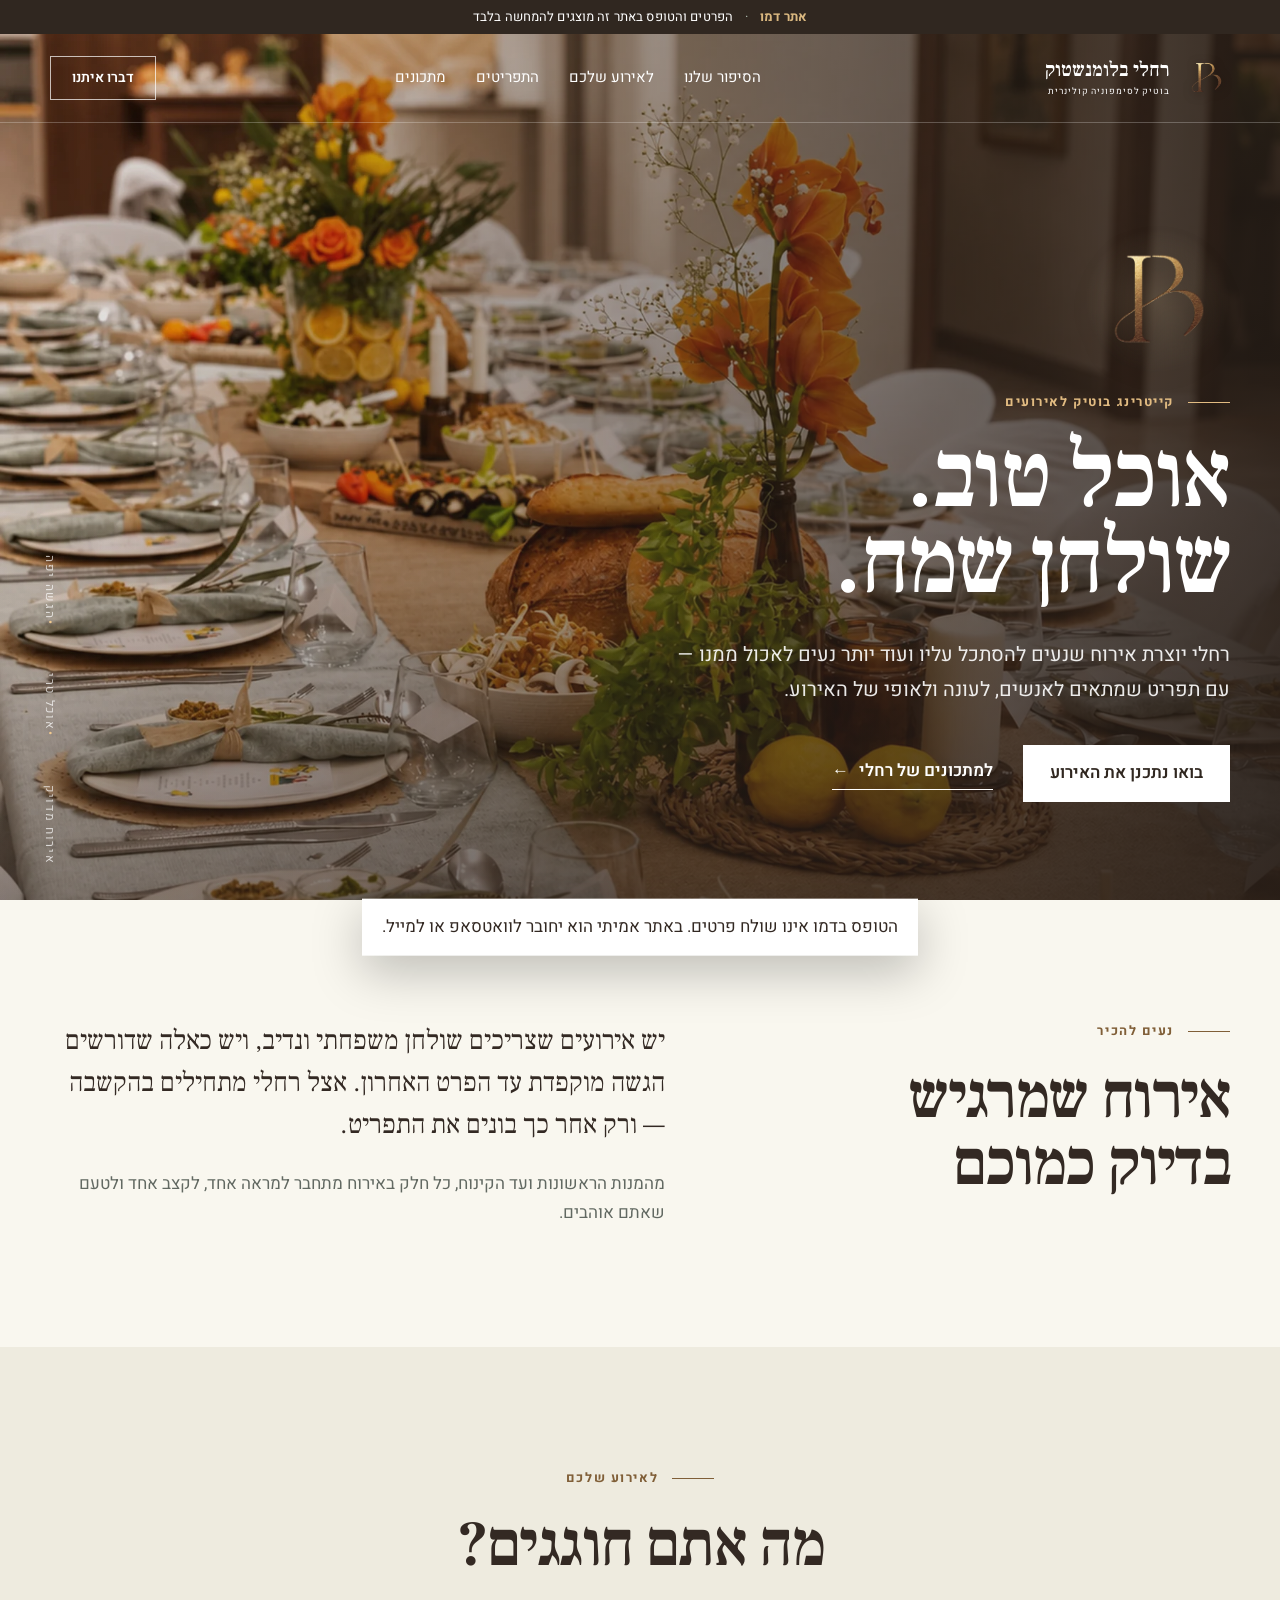
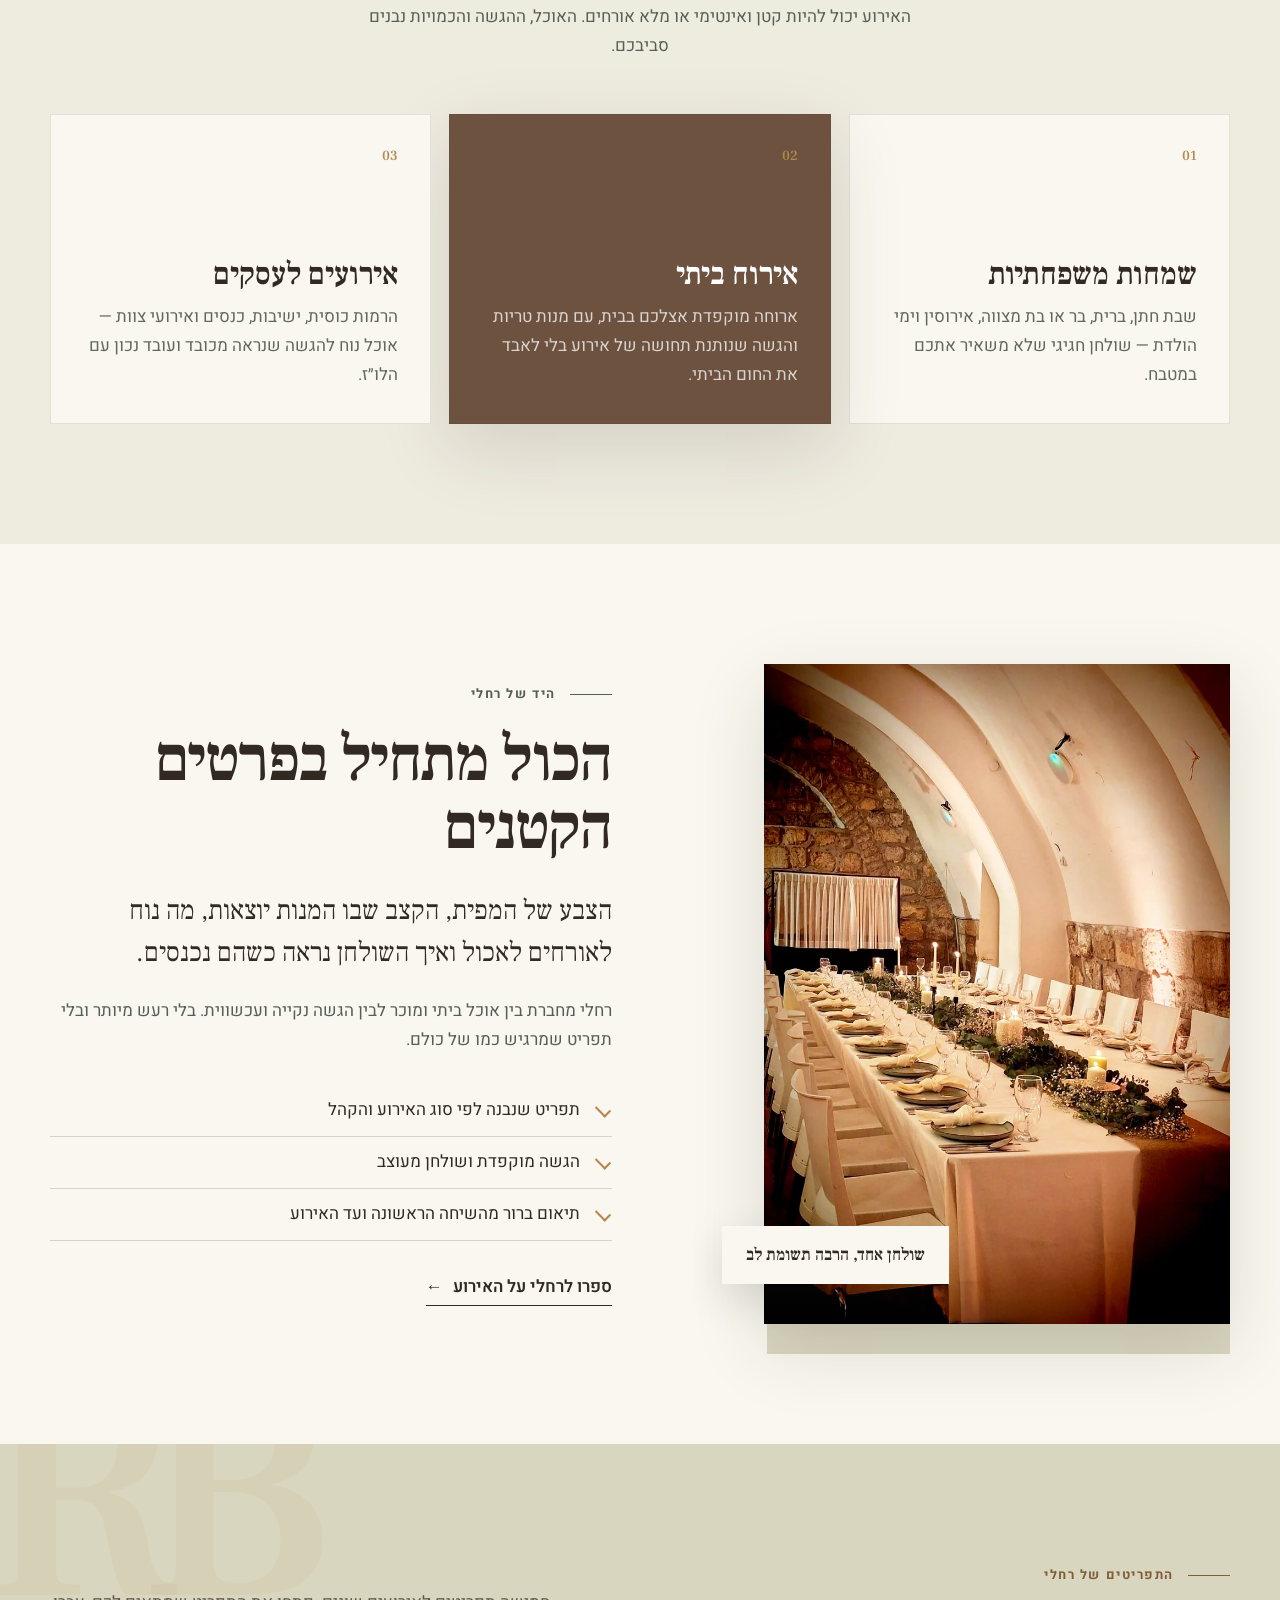
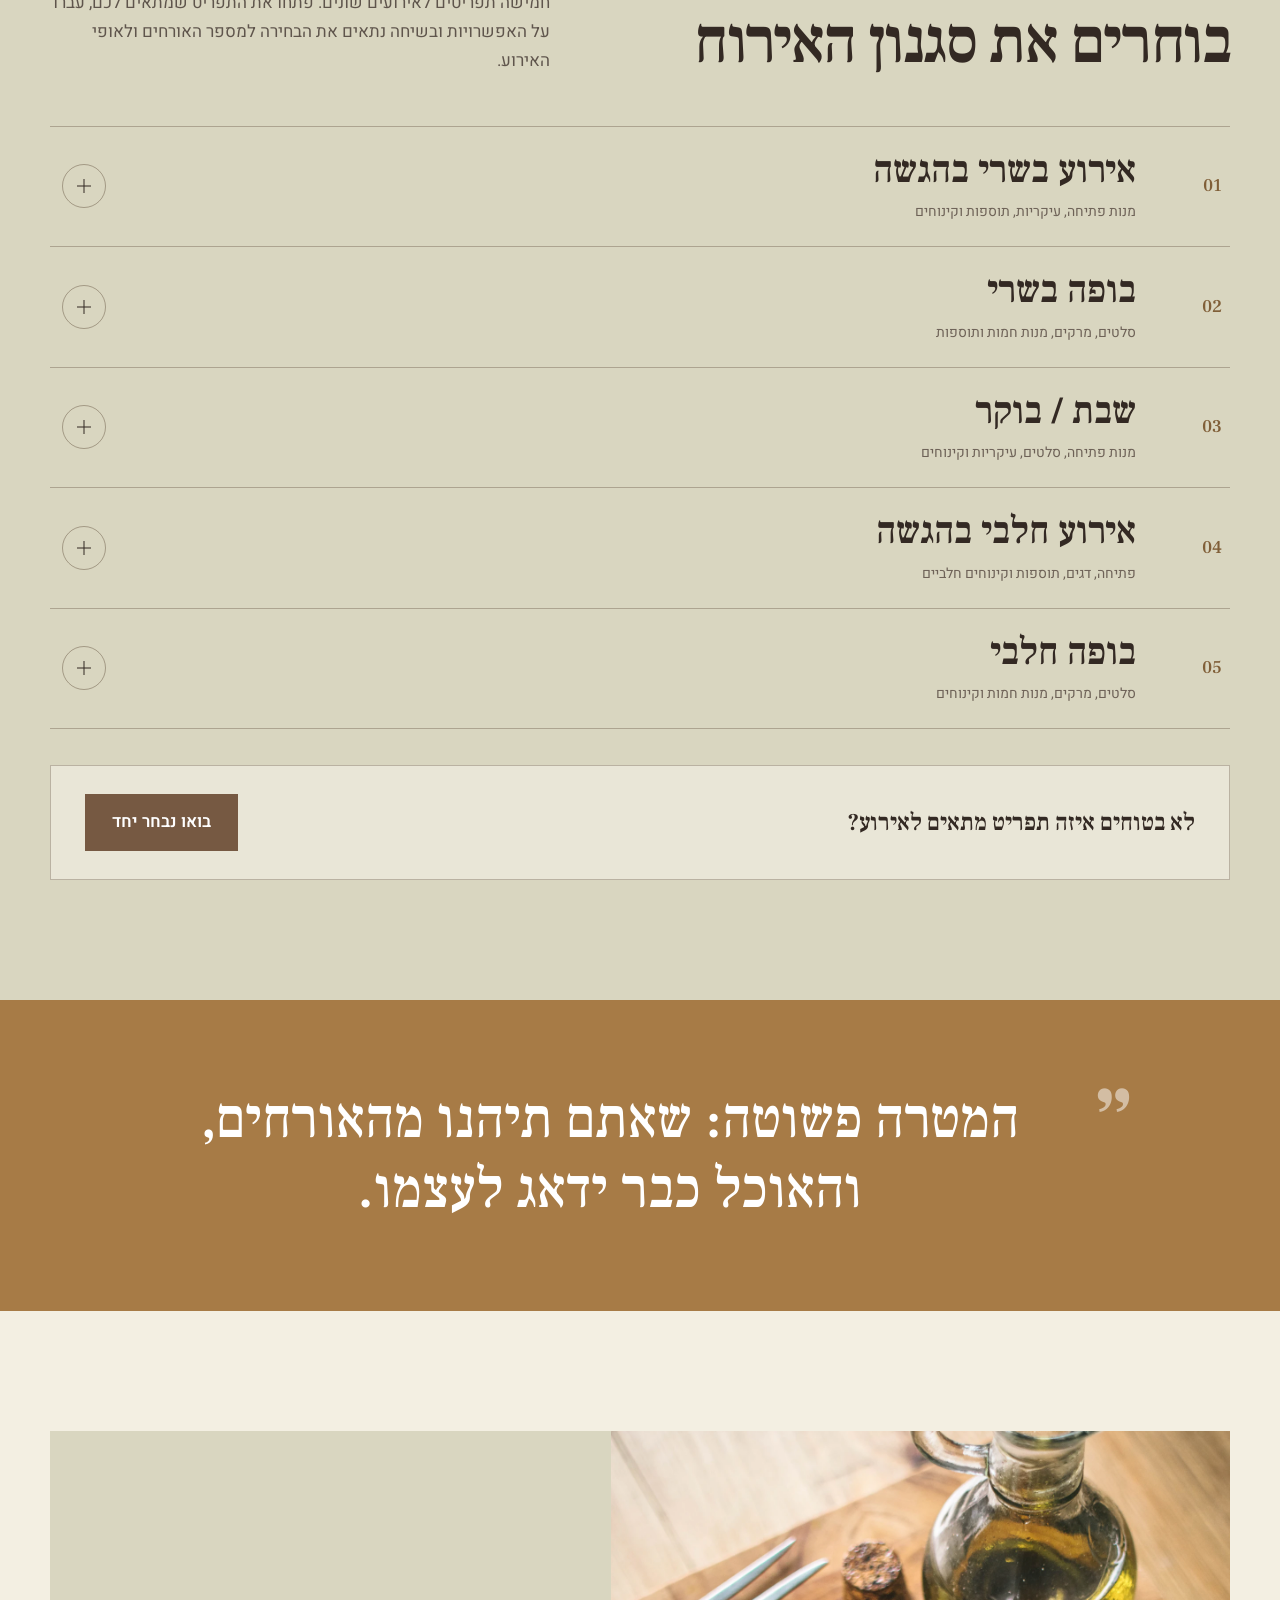
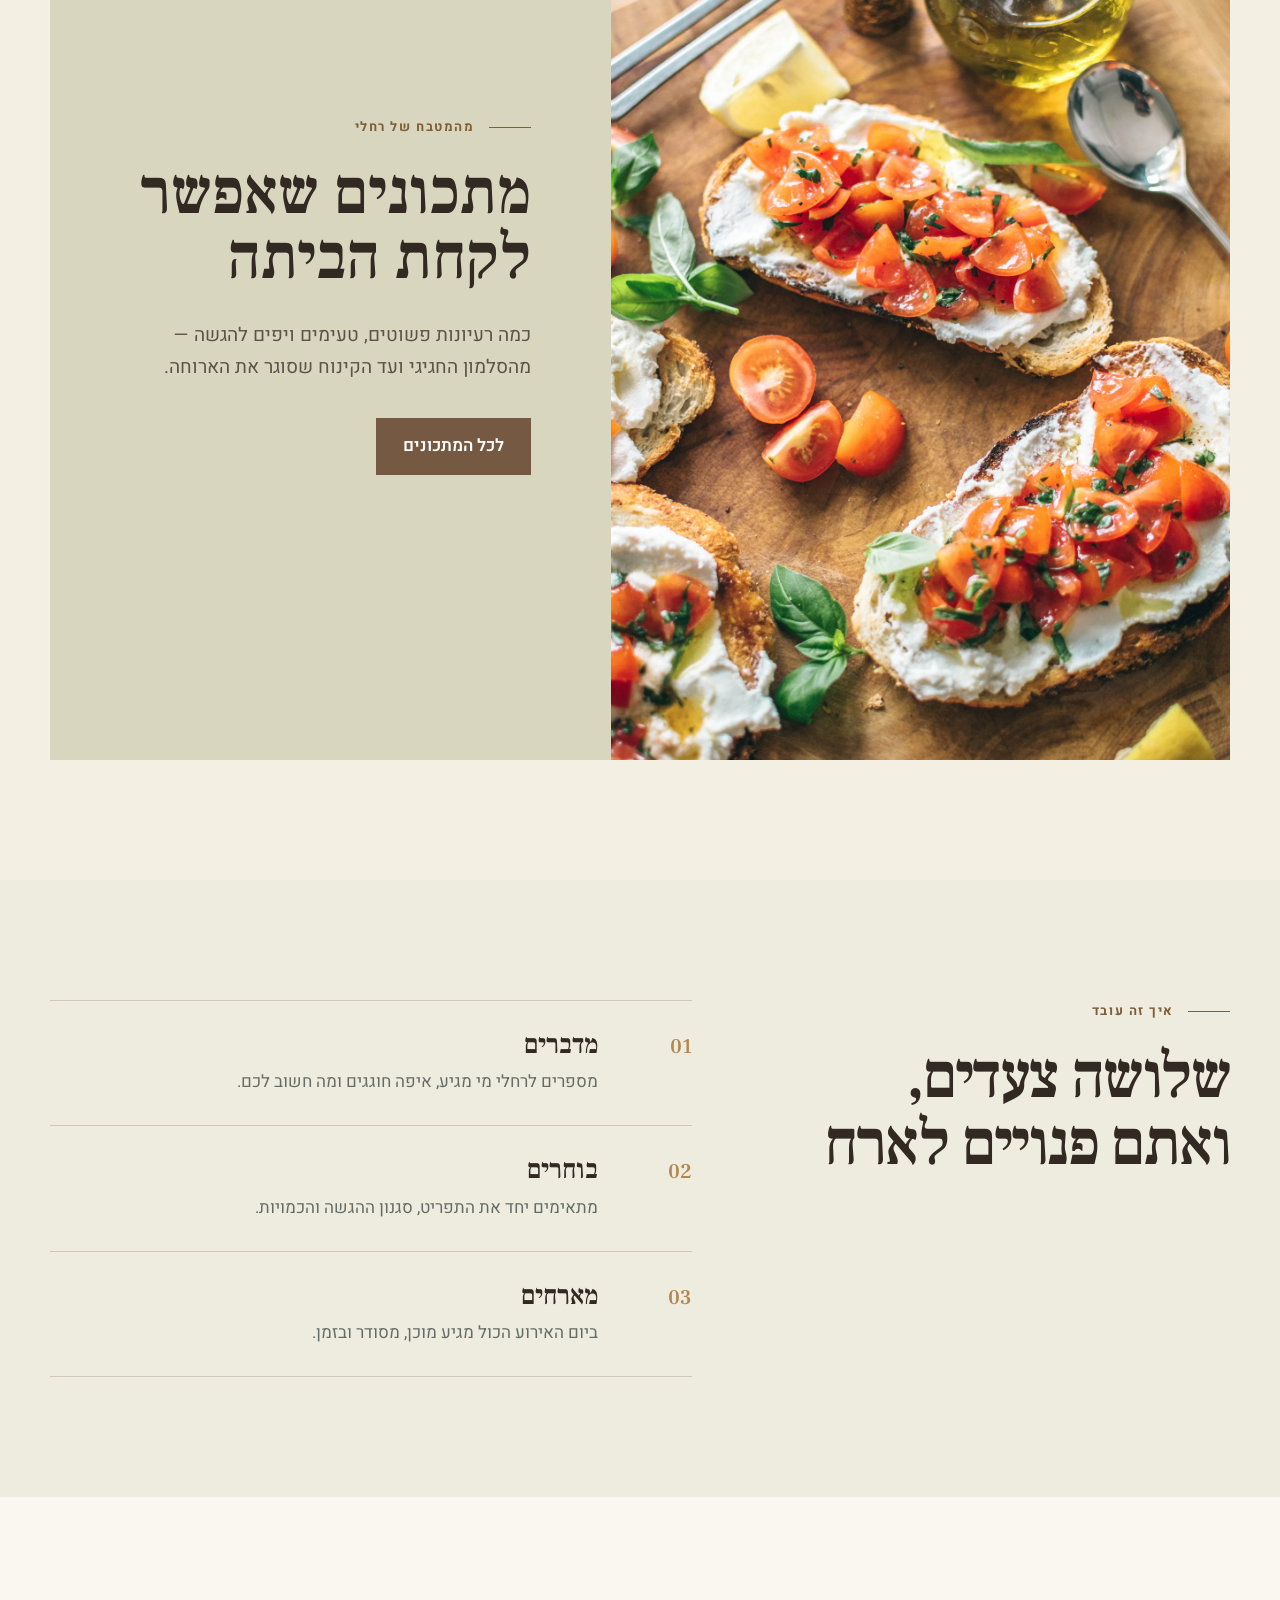
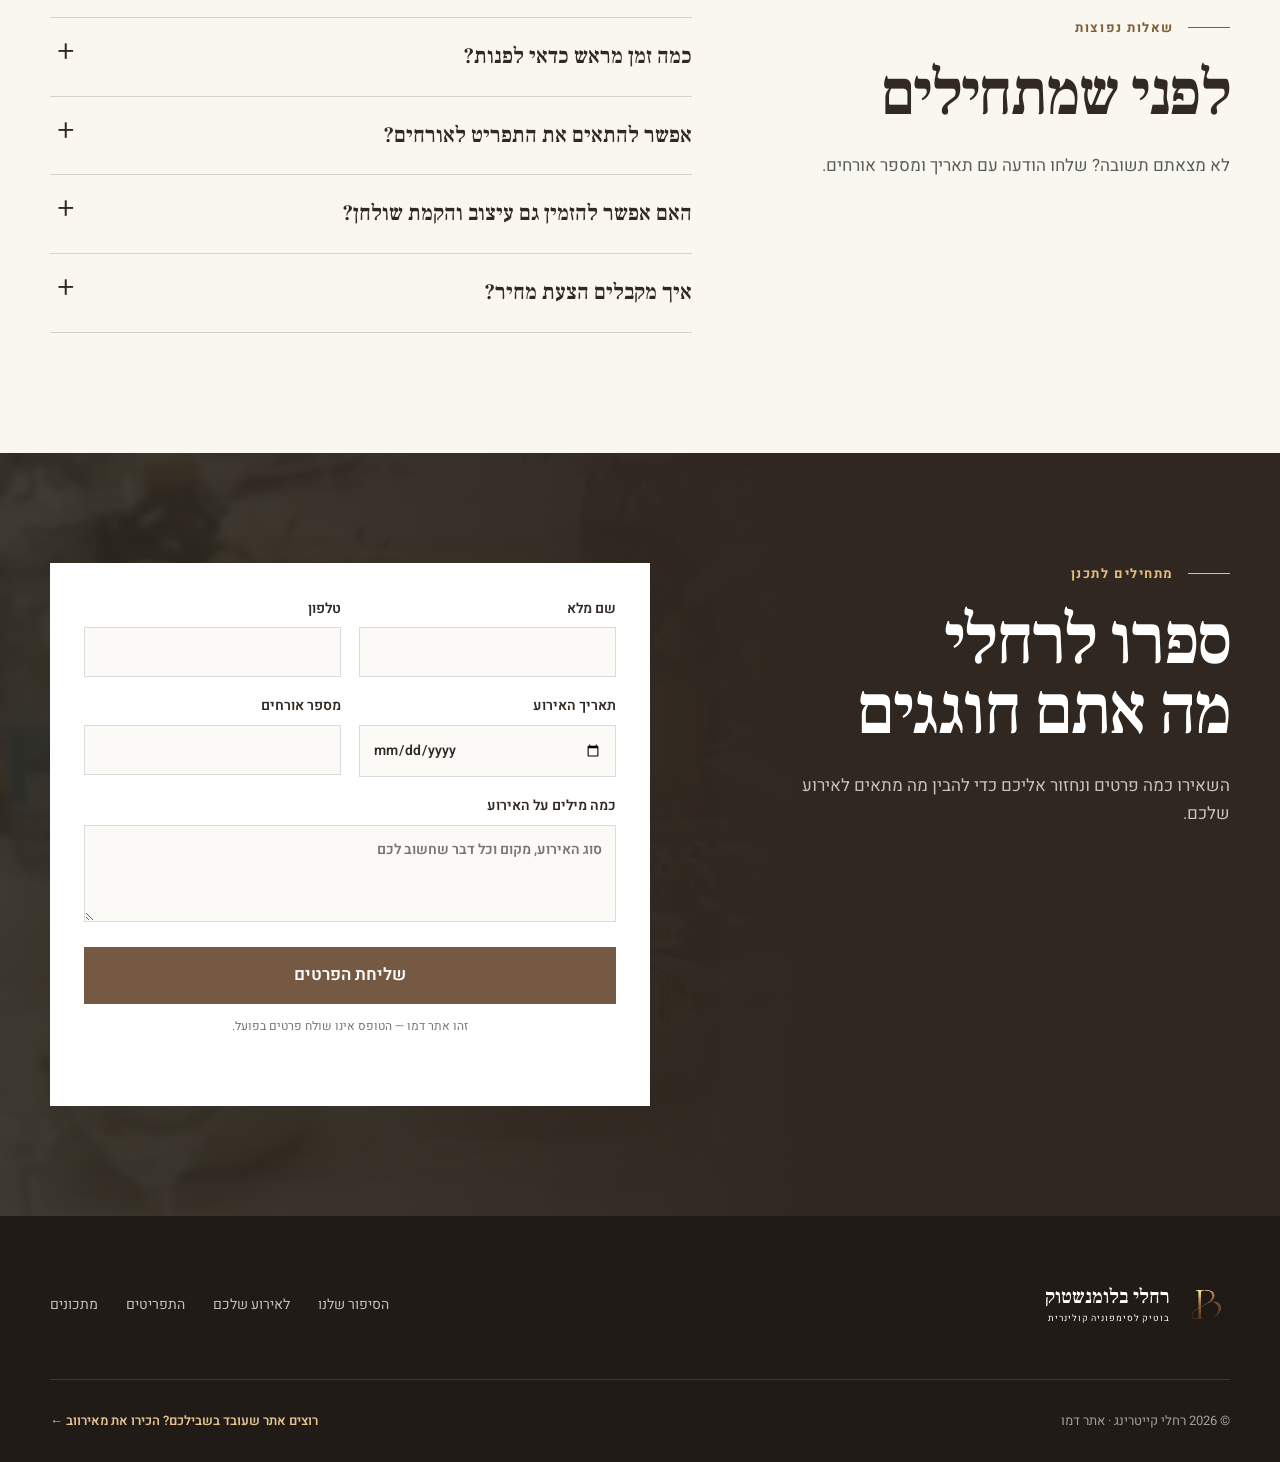
<file: racheli-catering-demo/index.html>
<!doctype html>
<html lang="he" dir="rtl">
<head>
  <meta charset="utf-8">
  <meta name="viewport" content="width=device-width, initial-scale=1">
  <meta name="robots" content="noindex, nofollow">
  <meta name="theme-color" content="#3b3029">
  <title>רחלי — קייטרינג בוטיק | אתר דמו</title>
  <meta name="description" content="אתר דמו לקייטרינג של רחלי — אירוח מוקפד, אוכל נדיב ושולחן שנראה נפלא.">
  <link rel="icon" href="favicon.png" type="image/png">
  <link rel="apple-touch-icon" href="favicon.png">
  <link rel="preconnect" href="https://fonts.googleapis.com">
  <link rel="preconnect" href="https://fonts.gstatic.com" crossorigin>
  <link href="https://fonts.googleapis.com/css2?family=Frank+Ruhl+Libre:wght@500;600;700&amp;family=Heebo:wght@300;400;500;600;700&amp;display=swap" rel="stylesheet">
  <link rel="stylesheet" href="styles.css">
</head>
<body>
  <a class="skip-link" href="#main">דלגו לתוכן</a>

  <aside class="demo-bar" aria-label="הודעה על אתר דמו">
    <span>אתר דמו</span>
    <span>הפרטים והטופס באתר זה מוצגים להמחשה בלבד</span>
  </aside>

  <header class="site-header" id="top">
    <div class="shell header-inner">
      <a class="brand" href="#top" aria-label="רחלי בלומנשטוק — דף הבית">
        <img class="brand-logo" src="assets/images/racheli-mark.png" alt="" width="1254" height="1254">
        <span class="brand-copy"><strong>רחלי בלומנשטוק</strong><small>בוטיק לסימפוניה קולינרית</small></span>
      </a>

      <button class="menu-toggle" type="button" aria-expanded="false" aria-controls="main-nav">
        <span class="sr-only">פתיחת תפריט</span>
        <span></span><span></span><span></span>
      </button>

      <nav class="main-nav" id="main-nav" aria-label="ניווט ראשי">
        <a href="#about">הסיפור שלנו</a>
        <a href="#occasions">לאירוע שלכם</a>
        <a href="#menu">התפריטים</a>
        <a href="recipes.html">מתכונים</a>
      </nav>

      <a class="button button-small header-cta" href="#contact">דברו איתנו</a>
    </div>
  </header>

  <main id="main">
    <section class="hero">
      <div class="hero-media" role="img" aria-label="שולחן אירוח ערוך עם מנות ופרחים כתומים"></div>
      <div class="hero-shade"></div>
      <div class="shell hero-content reveal">
        <img class="hero-logo" src="assets/images/racheli-mark.png" alt="הלוגו של רחלי בלומנשטוק" width="1254" height="1254">
        <p class="kicker light">קייטרינג בוטיק לאירועים</p>
        <h1>אוכל טוב.<br>שולחן שמח.</h1>
        <p class="hero-lead">רחלי יוצרת אירוח שנעים להסתכל עליו ועוד יותר נעים לאכול ממנו — עם תפריט שמתאים לאנשים, לעונה ולאופי של האירוע.</p>
        <div class="hero-actions">
          <a class="button button-light" href="#contact">בואו נתכנן את האירוע</a>
          <a class="text-link light-link" href="recipes.html">למתכונים של רחלי <span aria-hidden="true">←</span></a>
        </div>
      </div>
      <div class="hero-note" aria-hidden="true">
        <span>אירוח מדויק</span><span>אוכל טרי</span><span>הגשה יפה</span>
      </div>
    </section>

    <section class="intro section">
      <div class="shell intro-grid">
        <div class="section-heading reveal">
          <p class="kicker">נעים להכיר</p>
          <h2>אירוח שמרגיש בדיוק כמוכם</h2>
        </div>
        <div class="intro-copy reveal">
          <p class="large-copy">יש אירועים שצריכים שולחן משפחתי ונדיב, ויש כאלה שדורשים הגשה מוקפדת עד הפרט האחרון. אצל רחלי מתחילים בהקשבה — ורק אחר כך בונים את התפריט.</p>
          <p>מהמנות הראשונות ועד הקינוח, כל חלק באירוח מתחבר למראה אחד, לקצב אחד ולטעם שאתם אוהבים.</p>
        </div>
      </div>
    </section>

    <section class="occasions section surface" id="occasions">
      <div class="shell">
        <div class="section-heading centered reveal">
          <p class="kicker">לאירוע שלכם</p>
          <h2>מה אתם חוגגים?</h2>
          <p>האירוע יכול להיות קטן ואינטימי או מלא אורחים. האוכל, ההגשה והכמויות נבנים סביבכם.</p>
        </div>
        <div class="occasion-grid">
          <article class="occasion-card reveal">
            <span class="occasion-number">01</span>
            <h3>שמחות משפחתיות</h3>
            <p>שבת חתן, ברית, בר או בת מצווה, אירוסין וימי הולדת — שולחן חגיגי שלא משאיר אתכם במטבח.</p>
          </article>
          <article class="occasion-card featured reveal">
            <span class="occasion-number">02</span>
            <h3>אירוח ביתי</h3>
            <p>ארוחה מוקפדת אצלכם בבית, עם מנות טריות והגשה שנותנת תחושה של אירוע בלי לאבד את החום הביתי.</p>
          </article>
          <article class="occasion-card reveal">
            <span class="occasion-number">03</span>
            <h3>אירועים לעסקים</h3>
            <p>הרמות כוסית, ישיבות, כנסים ואירועי צוות — אוכל נוח להגשה שנראה מכובד ועובד נכון עם הלו״ז.</p>
          </article>
        </div>
      </div>
    </section>

    <section class="story section" id="about">
      <div class="shell story-grid">
        <div class="story-photo reveal">
          <img src="assets/images/venue.webp" alt="אולם עם שולחן אירוח ארוך ומעוצב" width="900" height="1200" loading="lazy">
          <div class="photo-caption">שולחן אחד, הרבה תשומת לב</div>
        </div>
        <div class="story-copy reveal">
          <p class="kicker">היד של רחלי</p>
          <h2>הכול מתחיל בפרטים הקטנים</h2>
          <p class="large-copy">הצבע של המפית, הקצב שבו המנות יוצאות, מה נוח לאורחים לאכול ואיך השולחן נראה כשהם נכנסים.</p>
          <p>רחלי מחברת בין אוכל ביתי ומוכר לבין הגשה נקייה ועכשווית. בלי רעש מיותר ובלי תפריט שמרגיש כמו של כולם.</p>
          <ul class="check-list">
            <li>תפריט שנבנה לפי סוג האירוע והקהל</li>
            <li>הגשה מוקפדת ושולחן מעוצב</li>
            <li>תיאום ברור מהשיחה הראשונה ועד האירוע</li>
          </ul>
          <a class="text-link" href="#contact">ספרו לרחלי על האירוע <span aria-hidden="true">←</span></a>
        </div>
      </div>
    </section>

    <section class="menu-section section" id="menu">
      <div class="shell">
        <div class="menu-head reveal">
          <div class="section-heading">
            <p class="kicker">התפריטים של רחלי</p>
            <h2>בוחרים את סגנון האירוח</h2>
          </div>
          <p>חמישה תפריטים לאירועים שונים. פתחו את התפריט שמתאים לכם, עברו על האפשרויות ובשיחה נתאים את הבחירה למספר האורחים ולאופי האירוע.</p>
        </div>

        <div class="menus-list reveal">
          <details class="full-menu">
            <summary><span class="menu-index">01</span><span><strong>אירוע בשרי בהגשה</strong><small>מנות פתיחה, עיקריות, תוספות וקינוחים</small></span><span class="menu-toggle-icon" aria-hidden="true"></span></summary>
            <div class="menu-content">
              <section class="menu-category"><span class="category-letter">F</span><h3>מנות ראשונות <small>2 לבחירה</small></h3><ul>
                <li>פילה סלמון בפסטו עם קראסט פיסטוק</li><li>פילה סלמון קלאסי בחרדל ודבש</li><li>פילה סלמון איטלקי בשום, עשבי תיבול ושמן זית</li><li>פילה סלמון מתקתק בקראסט פיצוחים</li><li>פילה אמנון צלוי בעשבי תיבול</li><li>פילה אמנון איטלקי בשום, עשבי תיבול ושמן זית</li><li>גפילטע פיש מסורתי</li><li>וייס פיש אמריקאי</li>
              </ul></section>
              <section class="menu-category solo"><h3>מנות סולו — ראשונות</h3><ul><li>פילה דגים בפסטו חריף</li><li>פילה לברק מעודן</li><li>פילה דניס במוסקטו ושמיר רענן</li><li>מרק עוף עשיר עם קניידלך ואטריות</li></ul></section>
              <section class="menu-category"><span class="category-letter">M</span><h3>מנות עיקריות <small>2 לבחירה</small></h3><ul>
                <li>סטייק פרגית בזיגוג טריאקי</li><li>סטייק פרגית בשום ופטרוזיליה</li><li>סטייק פרגית ברוטב פירות יבשים מתקתק</li><li>סטייק פרגית בפטריות וערמונים קלויים</li><li>פרגית במילוי אורז עם טימין</li><li>שיפודי פרגית צרובה בחריפות מעודנת</li><li>גלילי חזה עוף ממולא בבשר או אורז</li>
              </ul></section>
              <section class="menu-category solo"><h3>מנות סולו — עיקריות</h3><ul>
                <li><strong>דואט עוף ממולא ופרגית</strong> — עוף במילוי עשיר של בשר טחון וצימוקים לצד סטייק פרגית צלויה בגריל</li><li><strong>דואט בקר ופרגית אלגנטי</strong> — נתח משובח ורך בבישול ארוך לצד סטייק פרגית צלויה בגריל</li><li><strong>דואט אסאדו ופרגית</strong> — נתח אסאדו על עצם בצלייה ארוכה לצד סטייק פרגית צלויה בגריל</li><li><strong>צלי כתף בפטריות וערמונים</strong> — נתח בשר משובח, פטריות טריות וערמונים קלויים</li><li><strong>צלי כתף ביין ודובדבנים</strong> — נתח בשר רך, יין אדום יבש ופירות יער</li><li><strong>בריסקט חגיגי בנגיעה פיקנטית</strong> — מוגש על בוצ׳ר במרכז השולחן</li><li><strong>לשון בשום ודבש הדרים</strong> — לשון רכה בבישול וצלייה ממושכים</li>
              </ul></section>
              <section class="menu-category"><span class="category-letter">+</span><h3>תוספות <small>3 לבחירה</small></h3><ul><li>תפוחי אדמה ננסיים אפויים בתיבול עדין</li><li>קרם תפוחי אדמה וערמונים</li><li>ירחי בטטה מתקתקה</li><li>פרחי ברוקולי או כרובית צלויים</li><li>שעועית ירוקה מרעננת</li><li>אדממה בנגיעות מלוחות</li><li>אורז צח</li><li>אורז עם פירות יבשים מקורמלים</li><li>מעדן מנגולד מוקפץ עם חיטה ועשבי תיבול</li></ul></section>
              <section class="menu-category"><span class="category-letter">D</span><h3>מנות אחרונות <small>1 לבחירה</small></h3><ul><li>מיני מגנום פרי לצד פרלין שוקולד וכדור גלידת וניל</li><li>סורבה פירות מתוק לצד פרלין שוקולד</li><li>פחזנית אקלר צרפתי במילוי קרם פטיסייר בליווי שייק פירות</li><li>סופלה שוקולד חם בתוספת כדור גלידת וניל</li><li>כוסית גלידת אוראו עם טראפלס ויסקי</li><li>פאי לימון ומרנג בליווי פירות עונתיים</li><li>שכבות מרנג וגלידה בקטיפת פירות יער לצד פאי שוקולד</li></ul></section>
            </div>
          </details>

          <details class="full-menu">
            <summary><span class="menu-index">02</span><span><strong>בופה בשרי</strong><small>סלטים, מרקים, מנות חמות ותוספות</small></span><span class="menu-toggle-icon" aria-hidden="true"></span></summary>
            <div class="menu-content">
              <section class="menu-category"><span class="category-letter">S</span><h3>סלטים <small>5 לבחירה</small></h3><ul><li>סלט חצילים צרפתי בתוספת פטריות, בוטנים ובצל ירוק</li><li>חציל קלוי בליווי מטבלים בשלושה צבעים</li><li>סירות חצילים צרובים במילוי כרישה</li><li>חצילים קלויים באיולי מתוק</li><li>ירקות שורש קרנצ׳יים בתחמיץ</li><li>אנטיפסטי ירקות צבעוני ועשיר</li><li>חומוס מסבחה נימוח</li><li>טחינה ירוקה בתוספת עשבי תיבול</li><li>טחינה סגולה בתוספת סלק מתקתק</li><li>מטבוחה חריפה אש</li><li>סלסלת פלפלים ועגבניות מקסיקנית</li><li>סלט עגבניות שרי צבעוני עם צנוברים ועשבי תיבול</li><li>פטריות ונבטים ברוטב חמוץ־מתוק</li><li>חסה רעננה עם טוויסט פרי העונה</li><li>חסה עם טופ מפצח פיקנטי</li><li>עלי בייבי רעננים עם פטריות מוקפצות</li><li>כרוב סגול קליל</li><li>כרוב סגול במתיקות מעודנת</li><li>דואט כרוב סגול ולבן</li><li>בורגול עם עשבי תיבול, חמוציות ואגוזי מלך</li><li>סלרי פריך ועשבי תיבול במליחות מעודנת</li><li>קוביות בטטה, פטרוזיליה וחמוציות</li></ul></section>
              <section class="menu-category solo"><h3>סלטי סולו</h3><ul><li>תלוליות בשר טחון על קרם חומוס עשיר</li><li>מעדן פטריות טריות עטופות ביין לבן</li><li>סלט ברוקולי עמוס בכל טוב ברוטב מתקתק</li><li>סלט ברוקולי צבעוני בתוספת תערובת פיצוחים</li><li>סלט כרובית מלכותי</li></ul></section>
              <section class="menu-category"><span class="category-letter">S</span><h3>מרקים <small>1 לבחירה</small></h3><ul><li>מרק כתום קרמי</li><li>מרק ירוק מעודן על בסיס אפונה</li><li>מרק מינסטרונה איטלקי</li><li>מרק ברוקולי וכרובית לאניני טעם</li><li>מרק עוף בסגנון אסייתי</li><li>מרק כרישה צרפתי</li></ul></section>
              <section class="menu-category"><span class="category-letter">M</span><h3>חם ומהביל <small>3 לבחירה</small></h3><ul><li>פילה סלמון בפסטו עם קראסט פיסטוק</li><li>פילה סלמון קלאסי בחרדל ודבש</li><li>פילה סלמון איטלקי בשום, עשבי תיבול ושמן זית</li><li>פילה סלמון מתקתק בקראסט פיצוחים</li><li>טורטיה במילוי בשר טלה</li><li>פילה דניס על מצע ניוקי עננים</li><li>פילה לברק מעודן</li><li>פילה דניס במוסקטו ושמיר רענן</li><li>סטייק פרגית בזיגוג טריאקי</li><li>סטייק פרגית בשום ופטרוזיליה</li><li>סטייק פרגית ברוטב פירות יבשים מתקתק</li><li>סטייק פרגית בפטריות וערמונים קלויים</li><li>פרגית במילוי אורז עם טימין</li><li>שיפודי פרגית צרובה בחריפות מעודנת</li><li>גלילי חזה עוף ממולא בבשר או אורז</li></ul></section>
              <section class="menu-category solo"><h3>מנות סולו — עיקריות</h3><ul><li>צלי כתף בפטריות וערמונים</li><li>צלי כתף ביין ודובדבנים</li><li>בריסקט חגיגי בנגיעה פיקנטית</li><li>לשון בשום ודבש הדרים</li><li>קרואסון פריך במילוי בשר מפורק, בצל מקורמל ונגיעות איולי</li><li>מדליוני כבד על מצע פירה עשיר</li><li>פטריות יער ממולאות בבשר טלה</li></ul></section>
              <section class="menu-category"><span class="category-letter">+</span><h3>תוספות <small>2 לבחירה</small></h3><ul><li>תפוחי אדמה ננסיים אפויים בתיבול עדין</li><li>קרם תפוחי אדמה וערמונים</li><li>ירחי בטטה מתקתקה</li><li>פרחי ברוקולי או כרובית צלויים</li><li>שעועית ירוקה מרעננת</li><li>אדממה בנגיעות מלוחות</li><li>אורז צח</li><li>אורז עם פירות יבשים מקורמלים</li><li>מעדן מנגולד מוקפץ עם חיטה ועשבי תיבול</li></ul></section>
              <section class="menu-category"><span class="category-letter">D</span><h3>מנות אחרונות <small>3 לבחירה</small></h3><ul><li>סורבה פירות מרענן</li><li>פחזנית אקלר צרפתי במילוי קרם פטיסייר</li><li>שייק פירות מרענן במגוון טעמים</li><li>פאי לימון ומרנג</li><li>פירות עונתיים עסיסיים</li><li>פאי שוקולד עשיר</li><li>מוס שוקולד ונוגט מענג</li></ul></section>
            </div>
          </details>

          <details class="full-menu">
            <summary><span class="menu-index">03</span><span><strong>שבת / בוקר</strong><small>מנות פתיחה, סלטים, עיקריות וקינוחים</small></span><span class="menu-toggle-icon" aria-hidden="true"></span></summary>
            <div class="menu-content">
              <section class="menu-category"><span class="category-letter">F</span><h3>מנות פתיחה <small>1 לבחירה</small></h3><ul><li>פינגר סלמון בקראסט פיצוחים וסלט ירוק</li><li>דואט סלמון לצד סלט קינואה עשיר</li><li>פטה כבד אלגנטי עם ריבת בצל מקורמל</li></ul></section>
              <section class="menu-category"><span class="category-letter">S</span><h3>סלטים <small>5 לבחירה</small></h3><ul><li>סלט חצילים צרפתי</li><li>חציל קלוי בליווי מטבלים בשלושה צבעים</li><li>סירות חצילים צרובים במילוי כרישה</li><li>ירקות שורש קרנצ׳יים בתחמיץ</li><li>אנטיפסטי ירקות צבעוני ועשיר</li><li>חומוס מסבחה נימוח</li><li>טחינה ירוקה או סגולה</li><li>מטבוחה חריפה אש</li><li>סלט עגבניות שרי צבעוני</li><li>פטריות ונבטים ברוטב חמוץ־מתוק</li><li>חסה רעננה עם טוויסט פרי העונה</li><li>עלי בייבי עם פטריות מוקפצות</li><li>דואט כרוב סגול ולבן</li><li>בורגול עם חמוציות ואגוזי מלך</li><li>קוביות בטטה, פטרוזיליה וחמוציות</li><li>סלט ביצים קלאסי</li></ul></section>
              <section class="menu-category"><span class="category-letter">M</span><h3>מנות עיקריות <small>3 לבחירה</small></h3><ul><li>צ׳ולנט בנגיעה פיקנטית עם בשר נימוח וקטניות</li><li>קוגל תפוחי אדמה שחום</li><li>קוגל אטריות ירושלמי מתקתק</li><li>פשטידת תפוחי עץ מעודנת</li><li>שניצלונים קריספיים</li><li>שיפודי פרגית מתקתקה צרובה</li><li>שעועית ירוקה עדינה</li><li>אורז לבן צח</li><li>פלטת פסטרמות משובחות</li><li>לשון קרה בדבש הדרים</li></ul></section>
              <section class="menu-category"><span class="category-letter">D</span><h3>מנות אחרונות <small>1 לבחירה</small></h3><ul><li>מיני מגנום פרי לצד פרלין שוקולד וכדור גלידת וניל</li><li>סורבה פירות מתוק לצד פרלין שוקולד</li><li>פחזנית אקלר צרפתי במילוי קרם פטיסייר</li><li>סופלה שוקולד חם וכדור גלידת וניל</li><li>כוסית גלידת אוראו עם טראפלס ויסקי</li><li>פאי לימון ומרנג בליווי פירות עונתיים</li><li>שכבות מרנג וגלידה בקטיפת פירות יער</li></ul></section>
            </div>
          </details>

          <details class="full-menu">
            <summary><span class="menu-index">04</span><span><strong>אירוע חלבי בהגשה</strong><small>פתיחה, דגים, תוספות וקינוחים חלביים</small></span><span class="menu-toggle-icon" aria-hidden="true"></span></summary>
            <div class="menu-content">
              <section class="menu-category"><span class="category-letter">F</span><h3>מנות פתיחה <small>1 לבחירה</small></h3><ul><li>פטריית יער במילוי תרד וגבינות קשות על מצע טוסטון</li><li>קישים חלביים אישיים במילויים לבחירה</li><li>דואט מוסים לבחירה: סלמון, אבוקדו, טונה או ביצים</li><li>סלט עלים כפרי עם קוביות סלמון מוקפצות</li><li>פלטת ירקות גינה ממולאים בגבינות קשות על בוצ׳ר עץ</li></ul></section>
              <section class="menu-category"><span class="category-letter">M</span><h3>מנה עיקרית <small>1 לבחירה</small></h3><ul><li>פילה סלמון בפסטו עם קראסט פיסטוק</li><li>פילה סלמון קלאסי בחרדל ודבש</li><li>פילה סלמון איטלקי בשום, עשבי תיבול ושמן זית</li><li>שיפודי סלמון צרוב בזיגוג טריאקי</li><li>פילה דניס בפסטו ריחני</li><li>פילה לברק מעודן</li><li>פילה פורל ורוד אצילי</li></ul></section>
              <section class="menu-category"><span class="category-letter">+</span><h3>תוספות <small>3 לבחירה</small></h3><ul><li>תפוחי אדמה ננסיים אפויים בתיבול עדין</li><li>קרם תפוחי אדמה וערמונים בחמאה</li><li>אנטיפסטי ירקות צלויים בזילוף יוגורט עיזים</li><li>פרחי ברוקולי או כרובית צלויים</li><li>שעועית ירוקה עדינה</li><li>אדממה בנגיעות מלוחות</li><li>ניוקי עננים מתפוחי אדמה</li><li>רביולי במילוי בטטה קטיפתי</li><li>קישים אישיים במילויים לבחירה</li></ul></section>
              <section class="menu-category"><span class="category-letter">D</span><h3>מנות אחרונות <small>1 לבחירה</small></h3><ul><li>עוגת שמנת נפוליאון ומוס טריקולד לצד פרי העונה</li><li>פחזניות במילוי קרם שמנת לצד גלידת וניל ופירות יער</li><li>מיני מגנום ריבת חלב לצד עוגת גבינה</li><li>בראוניז שוקולד ואוראו לצד גלידת וניל ברוטב פסיפלורה</li><li>שכבות מרנג וגלידת שמנת בקטיפת פירות יער</li><li>שכבות מוס גבינה, שטרויזל וקולי פירות יער</li><li>מוס טירמיסו עם נגיעות אספרסו</li></ul></section>
            </div>
          </details>

          <details class="full-menu">
            <summary><span class="menu-index">05</span><span><strong>בופה חלבי</strong><small>סלטים, מרקים, מנות חמות וקינוחים</small></span><span class="menu-toggle-icon" aria-hidden="true"></span></summary>
            <div class="menu-content">
              <section class="menu-category"><span class="category-letter">S</span><h3>סלטים <small>5 לבחירה</small></h3><ul><li>אנטיפסטי ירקות צלויים בזילוף יוגורט עיזים</li><li>בטטות מקורמלות עם פטרוזיליה וחמוציות</li><li>סלט עגבניות שרי וכדורי בייבי מוצרלה</li><li>סלט ישראלי מרענן</li><li>סלט חצילים צרפתי</li><li>טירת חציל קלוי בזילוף יוגורט עיזים</li><li>סלט חסה יווני עם גבינת חלומי</li><li>סלט חסה כפרי עם בטטה וגבינה קשה</li><li>עלי בייבי עם פטריות מוקפצות וגבינת פטה</li><li>קרם גבינת שמנת בטעמים לבחירה</li><li>טפנד זיתים ים־תיכוני</li><li>ממרח אבוקדו קטיפתי</li></ul></section>
              <section class="menu-category"><span class="category-letter">S</span><h3>מרקים <small>1 לבחירה</small></h3><ul><li>מרק כתום עשיר מוקרם</li><li>מרק ברוקולי וכרובית מוקרם</li><li>מרק ירוק קטיפתי על בסיס אפונה</li><li>מרק מינסטרונה איטלקי</li><li>מרק בצל מקורמל בחמאה בסגנון צרפתי</li><li>מרק כרישה צרפתי מעודן</li></ul></section>
              <section class="menu-category"><span class="category-letter">M</span><h3>מנות עיקריות <small>4 לבחירה</small></h3><ul><li>קיש חגיגי במילויים לבחירה</li><li>לזניה קלאסית, פטריות, תרד וגבינות או חצילים</li><li>רביולי ברוטב שמנת פטריות, פסטו או רוזה</li><li>פילה סלמון שלם בתיבול לבחירה</li><li>סנדוויצ׳ונים במילויי טונה, סלמון, אבוקדו או גבינת שמנת</li><li>טורטיות ממולאות בכל טוב</li><li>פטריות יער במילוי גבינות קשות</li><li>קרואסונים במילוי גבינת שמנת וירקות</li><li>תפוחי אדמה מוקרמים בשמנת ופטריות</li></ul></section>
              <section class="menu-category"><span class="category-letter">D</span><h3>מנות אחרונות <small>3 לבחירה</small></h3><ul><li>עוגת שמנת נפוליאון בכוסית אישית</li><li>מוס טריקולד</li><li>פחזנית במילוי קרם שמנת</li><li>בראוניז שוקולד ועוגיות אוראו</li><li>פאי לימון ומרנג</li><li>שכבות מוס גבינה, שטרויזל וקולי פירות יער</li><li>מוס טירמיסו עם נגיעות אספרסו</li><li>פלטת פירות העונה חתוכים</li><li>שייק פירות במגוון טעמים</li></ul></section>
            </div>
          </details>
        </div>

        <div class="menu-cta reveal"><p>לא בטוחים איזה תפריט מתאים לאירוע?</p><a class="button" href="#contact">בואו נבחר יחד</a></div>
      </div>
    </section>

    <section class="quote-band">
      <div class="shell quote-inner reveal">
        <span class="quote-mark" aria-hidden="true">״</span>
        <p>המטרה פשוטה: שאתם תיהנו מהאורחים, והאוכל כבר ידאג לעצמו.</p>
      </div>
    </section>

    <section class="recipe-preview section" aria-labelledby="recipe-preview-title">
      <div class="shell recipe-preview-grid">
        <figure class="recipe-preview-photo reveal">
          <img src="assets/images/recipes/tomato-salad.webp" alt="ברוסקטות עם עגבניות שרי, גבינה ועשבי תיבול" width="1400" height="1867" loading="lazy">
        </figure>
        <div class="recipe-preview-copy reveal">
          <p class="kicker">מהמטבח של רחלי</p>
          <h2 id="recipe-preview-title">מתכונים שאפשר לקחת הביתה</h2>
          <p>כמה רעיונות פשוטים, טעימים ויפים להגשה — מהסלמון החגיגי ועד הקינוח שסוגר את הארוחה.</p>
          <a class="button" href="recipes.html">לכל המתכונים</a>
        </div>
      </div>
    </section>

    <section class="process section surface">
      <div class="shell process-grid">
        <div class="section-heading reveal">
          <p class="kicker">איך זה עובד</p>
          <h2>שלושה צעדים, ואתם פנויים לארח</h2>
        </div>
        <ol class="steps">
          <li class="reveal"><span>01</span><div><h3>מדברים</h3><p>מספרים לרחלי מי מגיע, איפה חוגגים ומה חשוב לכם.</p></div></li>
          <li class="reveal"><span>02</span><div><h3>בוחרים</h3><p>מתאימים יחד את התפריט, סגנון ההגשה והכמויות.</p></div></li>
          <li class="reveal"><span>03</span><div><h3>מארחים</h3><p>ביום האירוע הכול מגיע מוכן, מסודר ובזמן.</p></div></li>
        </ol>
      </div>
    </section>

    <section class="faq section" id="faq">
      <div class="shell faq-grid">
        <div class="section-heading reveal">
          <p class="kicker">שאלות נפוצות</p>
          <h2>לפני שמתחילים</h2>
          <p>לא מצאתם תשובה? שלחו הודעה עם תאריך ומספר אורחים.</p>
        </div>
        <div class="accordion reveal">
          <details>
            <summary>כמה זמן מראש כדאי לפנות?</summary>
            <p>כדאי לפנות מוקדם ככל האפשר, במיוחד לאירועים בסופי שבוע ובתקופות עמוסות. גם אם האירוע קרוב, שווה לבדוק זמינות.</p>
          </details>
          <details>
            <summary>אפשר להתאים את התפריט לאורחים?</summary>
            <p>כן. בשיחת ההיכרות עוברים על סוג האירוע, העדפות ואילוצים תזונתיים, ובהתאם לכך מרכיבים הצעה.</p>
          </details>
          <details>
            <summary>האם אפשר להזמין גם עיצוב והקמת שולחן?</summary>
            <p>סגנון ההגשה נקבע לפי האירוע. אפשר לבנות יחד שולחן בופה, הגשה למרכז או מנות אישיות.</p>
          </details>
          <details>
            <summary>איך מקבלים הצעת מחיר?</summary>
            <p>משאירים פרטים עם תאריך, מקום ומספר אורחים. לאחר שיחה קצרה מקבלים הצעה שמתאימה לאירוע.</p>
          </details>
        </div>
      </div>
    </section>

    <section class="contact" id="contact">
      <div class="contact-bg" aria-hidden="true"></div>
      <div class="shell contact-inner reveal">
        <div class="contact-copy">
          <p class="kicker light">מתחילים לתכנן</p>
          <h2>ספרו לרחלי<br>מה אתם חוגגים</h2>
          <p>השאירו כמה פרטים ונחזור אליכם כדי להבין מה מתאים לאירוע שלכם.</p>
        </div>
        <form class="contact-form" id="demo-form">
          <div class="form-row">
            <label>שם מלא<input type="text" name="name" autocomplete="name" required></label>
            <label>טלפון<input type="tel" name="phone" autocomplete="tel" inputmode="tel" required></label>
          </div>
          <div class="form-row">
            <label>תאריך האירוע<input type="date" name="date"></label>
            <label>מספר אורחים<input type="number" name="guests" min="1" inputmode="numeric"></label>
          </div>
          <label>כמה מילים על האירוע<textarea name="message" rows="3" placeholder="סוג האירוע, מקום וכל דבר שחשוב לכם"></textarea></label>
          <button class="button button-light submit-button" type="submit">שליחת הפרטים</button>
          <p class="form-note">זהו אתר דמו — הטופס אינו שולח פרטים בפועל.</p>
          <p class="form-status" id="form-status" role="status" aria-live="polite"></p>
        </form>
      </div>
    </section>
  </main>

  <footer class="site-footer">
    <div class="shell footer-top">
      <a class="brand footer-brand" href="#top">
        <img class="brand-logo" src="assets/images/racheli-mark.png" alt="" width="1254" height="1254">
        <span class="brand-copy"><strong>רחלי בלומנשטוק</strong><small>בוטיק לסימפוניה קולינרית</small></span>
      </a>
      <div class="footer-links">
        <a href="#about">הסיפור שלנו</a><a href="#occasions">לאירוע שלכם</a><a href="#menu">התפריטים</a><a href="recipes.html">מתכונים</a>
      </div>
    </div>
    <div class="shell footer-bottom">
      <span>© 2026 רחלי קייטרינג · אתר דמו</span>
      <a href="https://meirweb.co.il/?utm_source=racheli_catering_demo&amp;utm_medium=footer&amp;utm_campaign=client_site" target="_blank" rel="noopener">רוצים אתר שעובד בשבילכם? הכירו את מאירווב <span aria-hidden="true">←</span></a>
    </div>
  </footer>

  <div class="toast" id="toast" role="status" aria-live="polite">הטופס בדמו אינו שולח פרטים. באתר אמיתי הוא יחובר לוואטסאפ או למייל.</div>
  <script src="script.js"></script>
</body>
</html>
</file>
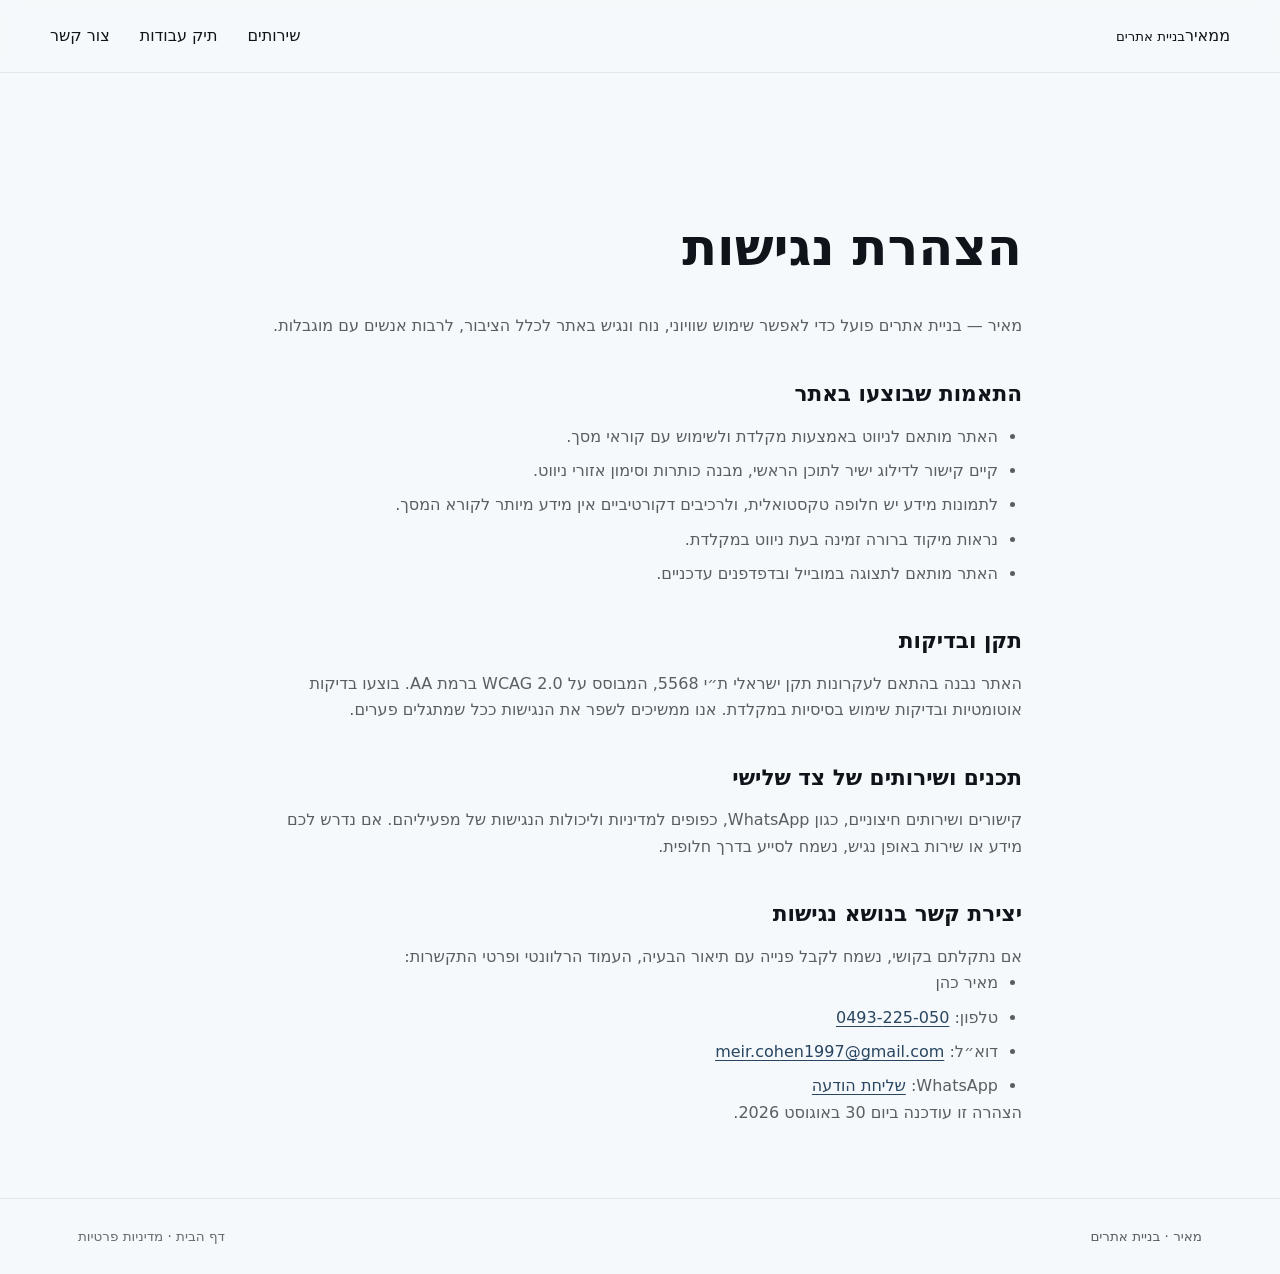
<file: negishut.html>
<!DOCTYPE html>
<html lang="he" dir="rtl">
<head>
<meta charset="UTF-8">
<meta name="viewport" content="width=device-width, initial-scale=1.0">
<title>הצהרת נגישות | מאיר — בניית אתרים</title>
<meta name="description" content="הצהרת הנגישות של אתר מאיר — בניית אתרים.">
<link rel="icon" href="assets/favicon.svg" type="image/svg+xml">
<link rel="preconnect" href="https://fonts.googleapis.com">
<link rel="preconnect" href="https://fonts.gstatic.com" crossorigin>
<link href="https://fonts.googleapis.com/css2?family=Heebo:wght@300;400;500;600;700;800&display=swap" rel="stylesheet">
<link rel="stylesheet" href="styles.css">
</head>
<body>
<a href="#main" class="skip-link">דלגו לתוכן הראשי</a>
<header class="site-header"><div class="container header-inner">
  <a href="index.html" class="logo" aria-label="מאיר — דף הבית"><span class="logo-mark" aria-hidden="true">מ</span><span class="logo-text">מאיר<small>בניית אתרים</small></span></a>
  <nav class="nav declaration-nav" aria-label="ניווט ראשי"><a href="index.html#services">שירותים</a><a href="index.html#portfolio">תיק עבודות</a><a href="index.html#contact">צור קשר</a></nav>
</div></header>
<main id="main" class="policy-page"><div class="container policy-content">
  <h1>הצהרת נגישות</h1>
  <p>מאיר — בניית אתרים פועל כדי לאפשר שימוש שוויוני, נוח ונגיש באתר לכלל הציבור, לרבות אנשים עם מוגבלות.</p>
  <h2>התאמות שבוצעו באתר</h2>
  <ul>
    <li>האתר מותאם לניווט באמצעות מקלדת ולשימוש עם קוראי מסך.</li>
    <li>קיים קישור לדילוג ישיר לתוכן הראשי, מבנה כותרות וסימון אזורי ניווט.</li>
    <li>לתמונות מידע יש חלופה טקסטואלית, ולרכיבים דקורטיביים אין מידע מיותר לקורא המסך.</li>
    <li>נראות מיקוד ברורה זמינה בעת ניווט במקלדת.</li>
    <li>האתר מותאם לתצוגה במובייל ובדפדפנים עדכניים.</li>
  </ul>
  <h2>תקן ובדיקות</h2>
  <p>האתר נבנה בהתאם לעקרונות תקן ישראלי ת״י 5568, המבוסס על WCAG 2.0 ברמת AA. בוצעו בדיקות אוטומטיות ובדיקות שימוש בסיסיות במקלדת. אנו ממשיכים לשפר את הנגישות ככל שמתגלים פערים.</p>
  <h2>תכנים ושירותים של צד שלישי</h2>
  <p>קישורים ושירותים חיצוניים, כגון WhatsApp, כפופים למדיניות וליכולות הנגישות של מפעיליהם. אם נדרש לכם מידע או שירות באופן נגיש, נשמח לסייע בדרך חלופית.</p>
  <h2>יצירת קשר בנושא נגישות</h2>
  <p>אם נתקלתם בקושי, נשמח לקבל פנייה עם תיאור הבעיה, העמוד הרלוונטי ופרטי התקשרות:</p>
  <ul><li>מאיר כהן</li><li>טלפון: <a href="tel:0502250493">050&#8209;225&#8209;0493</a></li><li>דוא״ל: <a href="mailto:meir.cohen1997@gmail.com">meir.cohen1997@gmail.com</a></li><li>WhatsApp: <a href="https://wa.me/972502250493" target="_blank" rel="noopener">שליחת הודעה</a></li></ul>
  <p>הצהרה זו עודכנה ביום 30 באוגוסט 2026.</p>
</div></main>
<footer class="site-footer"><div class="container footer-inner"><span>מאיר · בניית אתרים</span><span><a href="index.html">דף הבית</a> · <a href="privacy-policy.html">מדיניות פרטיות</a></span></div></footer>
</body>
</html>
</file>
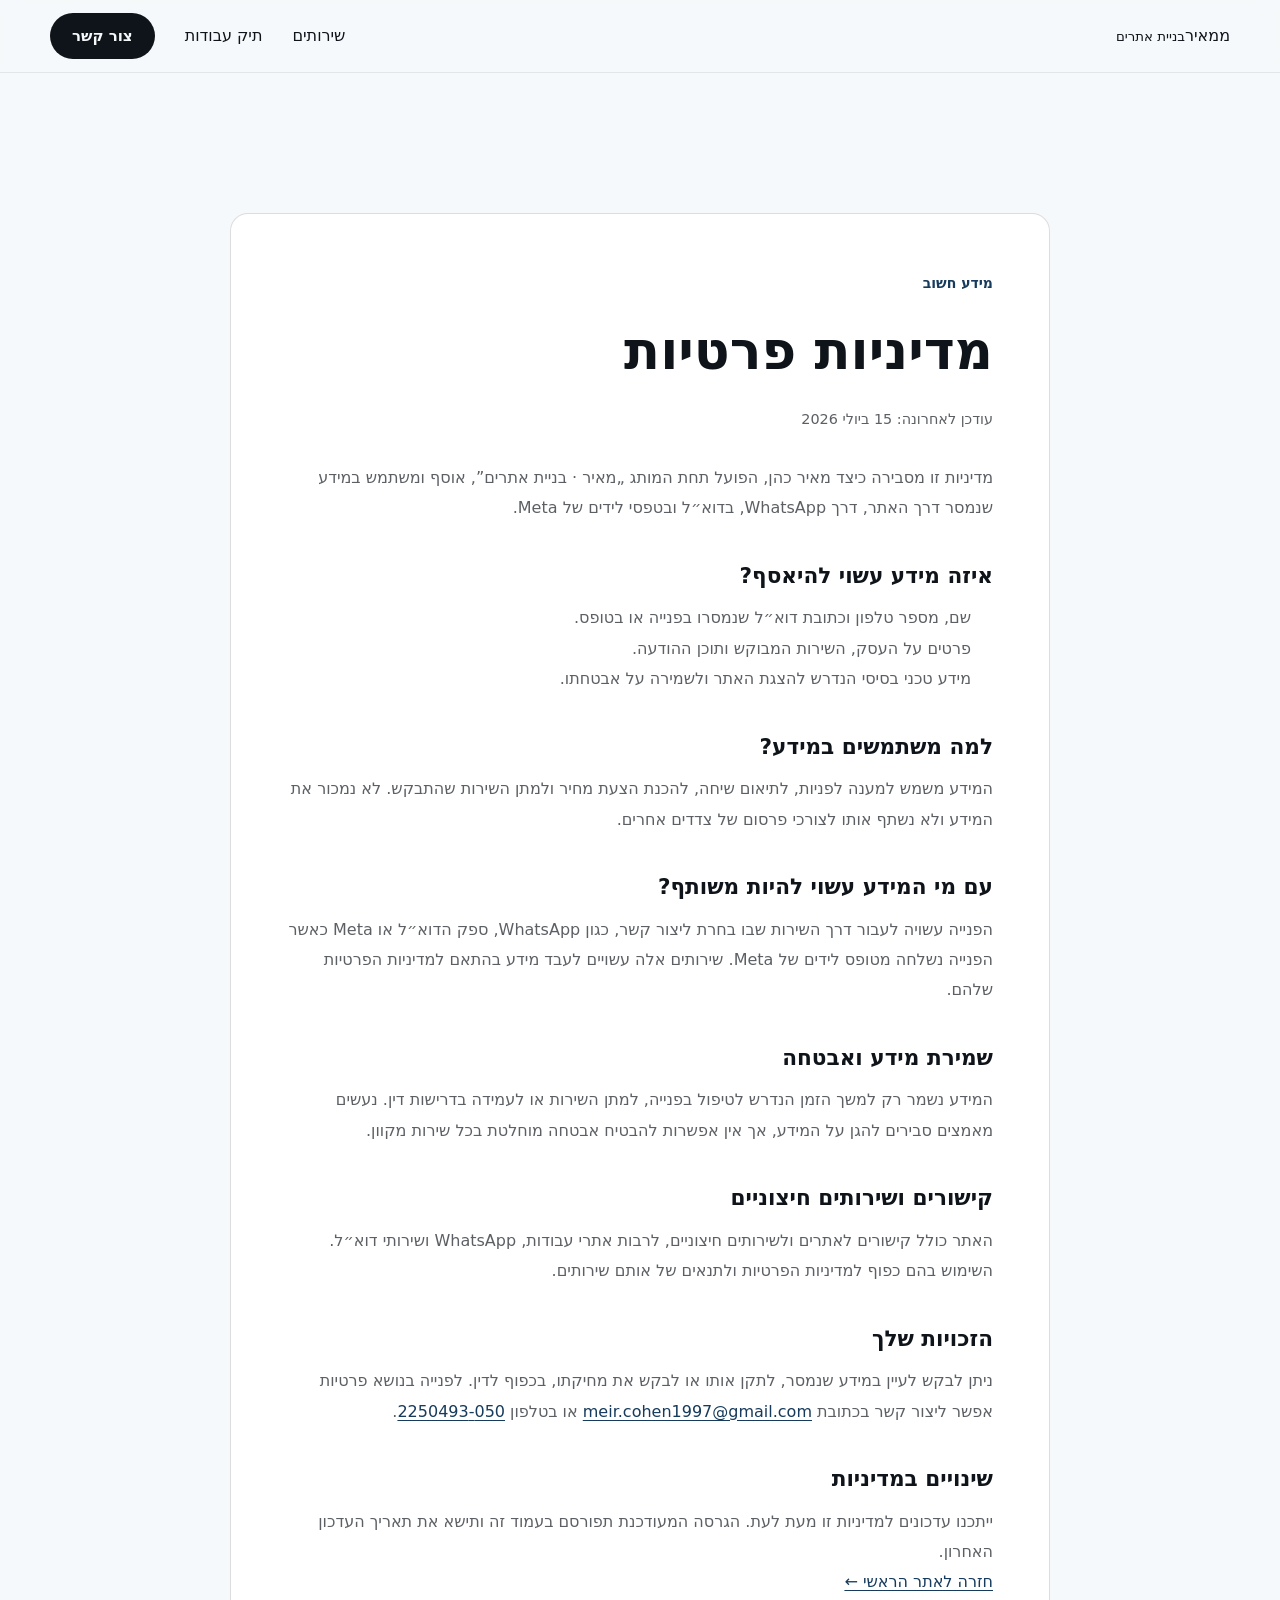
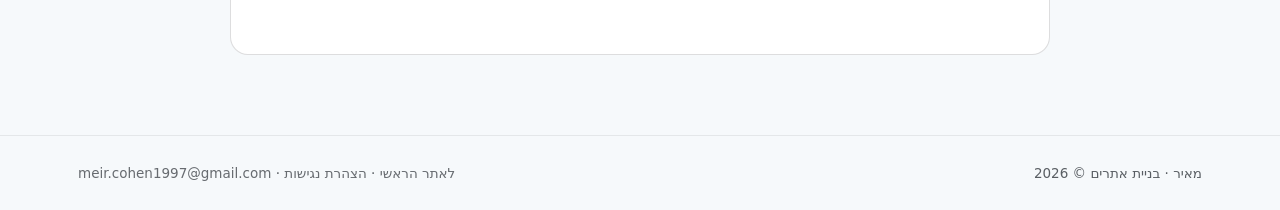
<file: privacy-policy.html>
<!DOCTYPE html>
<html lang="he" dir="rtl">
<head>
<meta charset="UTF-8">
<meta name="viewport" content="width=device-width, initial-scale=1.0">
<title>מדיניות פרטיות | מאיר בניית אתרים</title>
<meta name="description" content="מדיניות הפרטיות של אתר מאיר בניית אתרים.">
<link rel="canonical" href="https://meirweb.co.il/privacy-policy.html">
<link rel="icon" href="assets/favicon.svg" type="image/svg+xml">
<link rel="stylesheet" href="styles.css">
<style>
  .policy-page{padding:140px 0 80px;}
  .policy-card{max-width:820px;margin:0 auto;background:#fff;border:1px solid var(--ink-14);border-radius:var(--radius);padding:clamp(24px,5vw,56px);}
  .policy-card h1{margin:0 0 12px;font-size:clamp(2rem,5vw,3.3rem);}
  .policy-card h2{margin:34px 0 10px;font-size:1.35rem;color:var(--ink);}
  .policy-card p,.policy-card li{color:var(--ink-68);line-height:1.9;}
  .policy-card ul{padding-right:22px;}
  .policy-updated{color:var(--ink-55);font-size:.9rem;margin-bottom:30px;}
  .policy-card .eyebrow{color:#163b5c;}
  .policy-card a{color:#163b5c;text-decoration:underline;text-underline-offset:3px;}
</style>
</head>
<body>
<header class="site-header">
  <div class="container header-inner">
    <a href="index.html" class="logo"><span class="logo-mark">מ</span><span class="logo-text">מאיר<small>בניית אתרים</small></span></a>
    <nav class="nav"><a href="index.html#services">שירותים</a><a href="index.html#portfolio">תיק עבודות</a><a href="index.html#contact" class="nav-cta">צור קשר</a></nav>
  </div>
</header>

<main class="policy-page">
  <div class="container">
    <article class="policy-card">
      <p class="eyebrow">מידע חשוב</p>
      <h1>מדיניות פרטיות</h1>
      <p class="policy-updated">עודכן לאחרונה: 15 ביולי 2026</p>

      <p>מדיניות זו מסבירה כיצד מאיר כהן, הפועל תחת המותג „מאיר · בניית אתרים”, אוסף ומשתמש במידע שנמסר דרך האתר, דרך WhatsApp, בדוא״ל ובטפסי לידים של Meta.</p>

      <h2>איזה מידע עשוי להיאסף?</h2>
      <ul>
        <li>שם, מספר טלפון וכתובת דוא״ל שנמסרו בפנייה או בטופס.</li>
        <li>פרטים על העסק, השירות המבוקש ותוכן ההודעה.</li>
        <li>מידע טכני בסיסי הנדרש להצגת האתר ולשמירה על אבטחתו.</li>
      </ul>

      <h2>למה משתמשים במידע?</h2>
      <p>המידע משמש למענה לפניות, לתיאום שיחה, להכנת הצעת מחיר ולמתן השירות שהתבקש. לא נמכור את המידע ולא נשתף אותו לצורכי פרסום של צדדים אחרים.</p>

      <h2>עם מי המידע עשוי להיות משותף?</h2>
      <p>הפנייה עשויה לעבור דרך השירות שבו בחרת ליצור קשר, כגון WhatsApp, ספק הדוא״ל או Meta כאשר הפנייה נשלחה מטופס לידים של Meta. שירותים אלה עשויים לעבד מידע בהתאם למדיניות הפרטיות שלהם.</p>

      <h2>שמירת מידע ואבטחה</h2>
      <p>המידע נשמר רק למשך הזמן הנדרש לטיפול בפנייה, למתן השירות או לעמידה בדרישות דין. נעשים מאמצים סבירים להגן על המידע, אך אין אפשרות להבטיח אבטחה מוחלטת בכל שירות מקוון.</p>

      <h2>קישורים ושירותים חיצוניים</h2>
      <p>האתר כולל קישורים לאתרים ולשירותים חיצוניים, לרבות אתרי עבודות, WhatsApp ושירותי דוא״ל. השימוש בהם כפוף למדיניות הפרטיות ולתנאים של אותם שירותים.</p>

      <h2>הזכויות שלך</h2>
      <p>ניתן לבקש לעיין במידע שנמסר, לתקן אותו או לבקש את מחיקתו, בכפוף לדין. לפנייה בנושא פרטיות אפשר ליצור קשר בכתובת <a href="mailto:meir.cohen1997@gmail.com">meir.cohen1997@gmail.com</a> או בטלפון <a href="tel:0502250493">050&#8209;2250493</a>.</p>

      <h2>שינויים במדיניות</h2>
      <p>ייתכנו עדכונים למדיניות זו מעת לעת. הגרסה המעודכנת תפורסם בעמוד זה ותישא את תאריך העדכון האחרון.</p>

      <p><a href="index.html">חזרה לאתר הראשי ←</a></p>
    </article>
  </div>
</main>

<footer class="site-footer"><div class="container footer-inner"><span>מאיר · בניית אתרים © <span id="year"></span></span><span><a href="index.html">לאתר הראשי</a> · <a href="negishut.html">הצהרת נגישות</a> · <a href="mailto:meir.cohen1997@gmail.com">meir.cohen1997@gmail.com</a></span></div></footer>
<script src="script.js"></script>
</body>
</html>
</file>
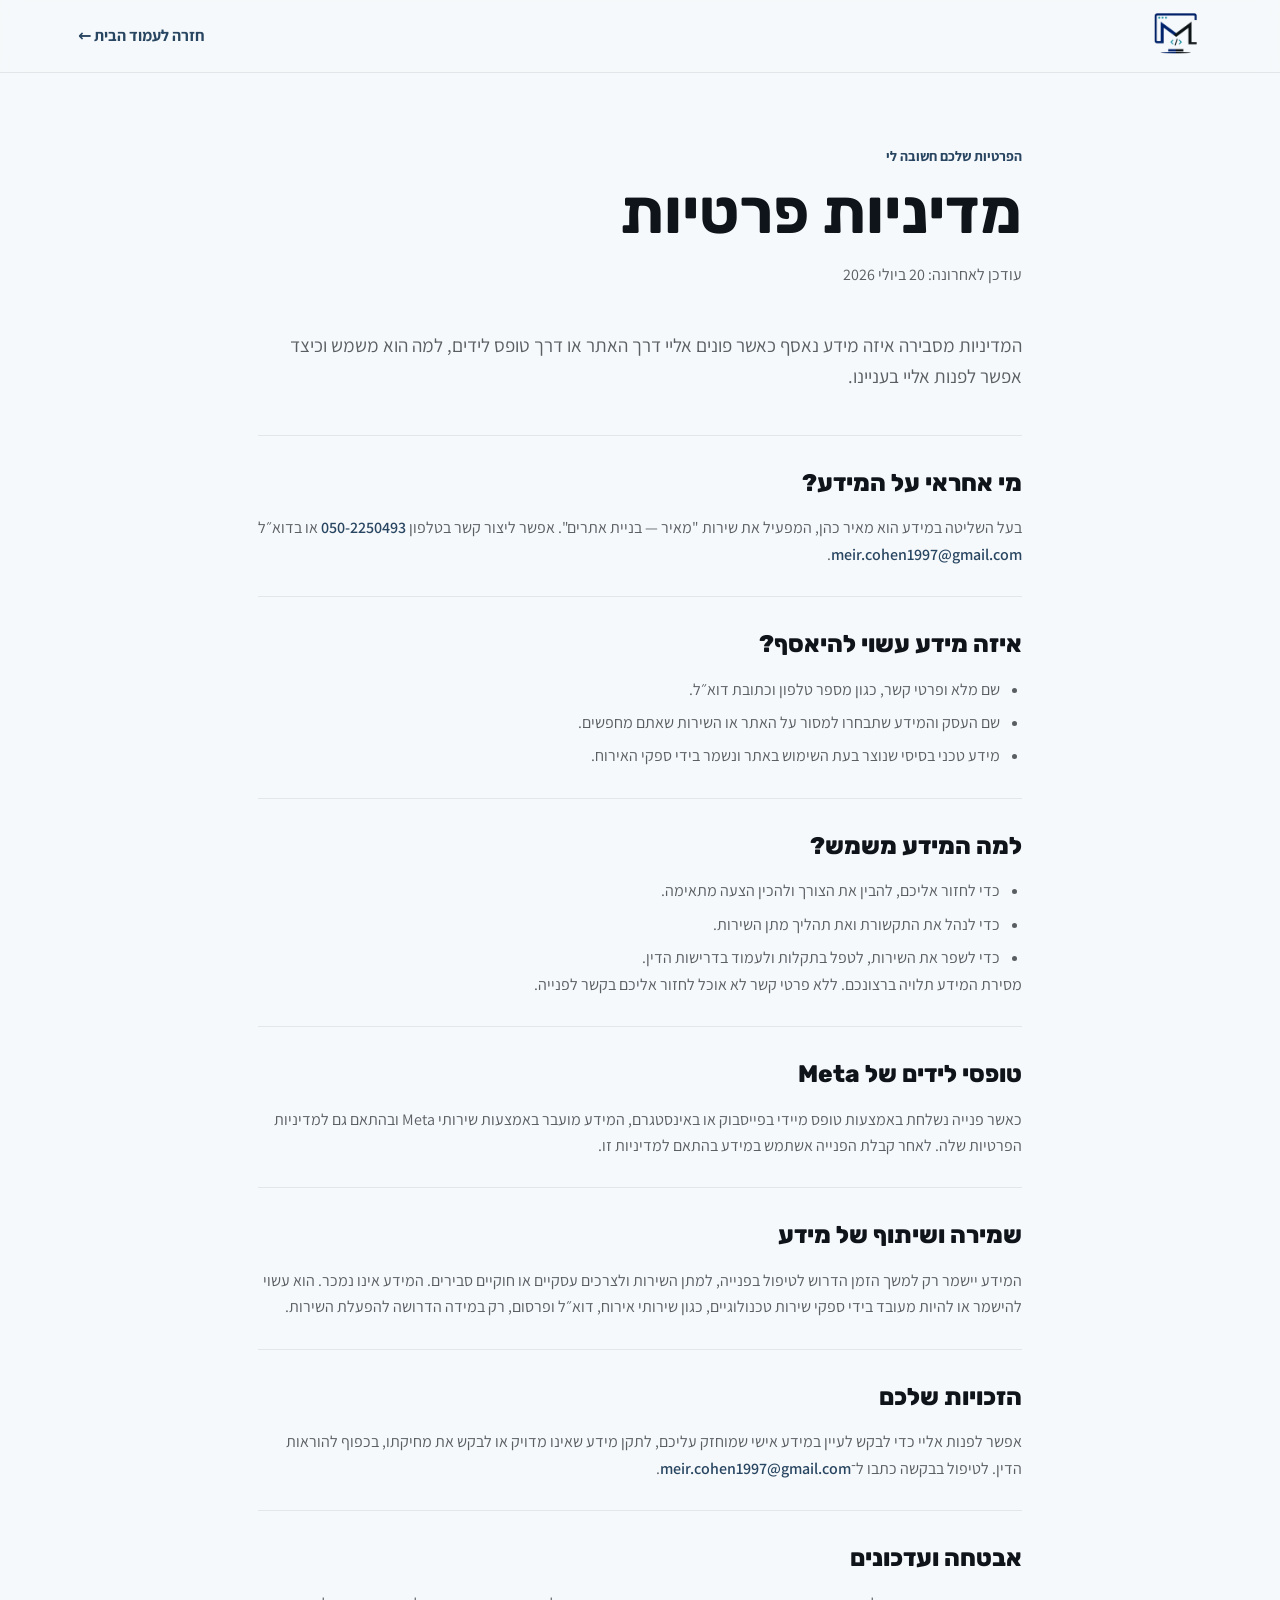
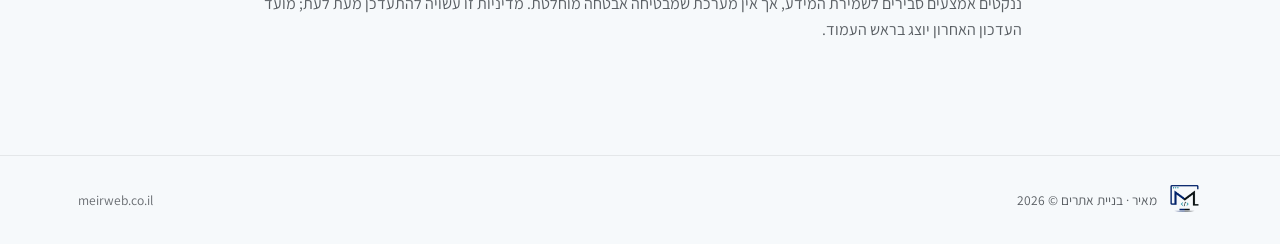
<file: privacy.html>
<!DOCTYPE html>
<html lang="he" dir="rtl">
<head>
  <meta charset="UTF-8">
  <meta name="viewport" content="width=device-width, initial-scale=1.0">
  <title>מדיניות פרטיות | מאיר — בניית אתרים</title>
  <meta name="description" content="מדיניות הפרטיות של מאיר — בניית אתרים, לרבות מידע הנמסר בטופסי יצירת קשר וטופסי לידים.">
  <link rel="canonical" href="https://meirweb.co.il/privacy.html">
  <link rel="icon" href="assets/logo-mark.png" type="image/png">
  <link rel="apple-touch-icon" href="assets/logo-mark.png">
  <link rel="preconnect" href="https://fonts.googleapis.com">
  <link rel="preconnect" href="https://fonts.gstatic.com" crossorigin>
  <link href="https://fonts.googleapis.com/css2?family=Rubik:wght@400;500;600;700;800;900&family=Assistant:wght@400;500;600;700&display=swap" rel="stylesheet">
  <link rel="stylesheet" href="styles.css?v=20260720-1">
</head>
<body class="privacy-page">
  <header class="site-header privacy-header">
    <div class="container header-inner">
      <a href="/" class="logo" aria-label="מאיר — בניית אתרים, חזרה לעמוד הבית">
        <img src="assets/logo-mark.png" class="logo-image" alt="" width="54" height="54">
      </a>
      <a href="/" class="privacy-back">חזרה לעמוד הבית ←</a>
    </div>
  </header>

  <main>
    <article class="container privacy-wrap">
      <p class="eyebrow">הפרטיות שלכם חשובה לי</p>
      <h1>מדיניות פרטיות</h1>
      <p class="privacy-updated">עודכן לאחרונה: 20 ביולי 2026</p>
      <p class="privacy-intro">המדיניות מסבירה איזה מידע נאסף כאשר פונים אליי דרך האתר או דרך טופס לידים, למה הוא משמש וכיצד אפשר לפנות אליי בעניינו.</p>

      <section class="privacy-section">
        <h2>מי אחראי על המידע?</h2>
        <p>בעל השליטה במידע הוא מאיר כהן, המפעיל את שירות "מאיר — בניית אתרים". אפשר ליצור קשר בטלפון <a href="tel:0502250493">050-2250493</a> או בדוא״ל <a href="mailto:meir.cohen1997@gmail.com">meir.cohen1997@gmail.com</a>.</p>
      </section>

      <section class="privacy-section">
        <h2>איזה מידע עשוי להיאסף?</h2>
        <ul>
          <li>שם מלא ופרטי קשר, כגון מספר טלפון וכתובת דוא״ל.</li>
          <li>שם העסק והמידע שתבחרו למסור על האתר או השירות שאתם מחפשים.</li>
          <li>מידע טכני בסיסי שנוצר בעת השימוש באתר ונשמר בידי ספקי האירוח.</li>
        </ul>
      </section>

      <section class="privacy-section">
        <h2>למה המידע משמש?</h2>
        <ul>
          <li>כדי לחזור אליכם, להבין את הצורך ולהכין הצעה מתאימה.</li>
          <li>כדי לנהל את התקשורת ואת תהליך מתן השירות.</li>
          <li>כדי לשפר את השירות, לטפל בתקלות ולעמוד בדרישות הדין.</li>
        </ul>
        <p>מסירת המידע תלויה ברצונכם. ללא פרטי קשר לא אוכל לחזור אליכם בקשר לפנייה.</p>
      </section>

      <section class="privacy-section">
        <h2>טופסי לידים של Meta</h2>
        <p>כאשר פנייה נשלחת באמצעות טופס מיידי בפייסבוק או באינסטגרם, המידע מועבר באמצעות שירותי Meta ובהתאם גם למדיניות הפרטיות שלה. לאחר קבלת הפנייה אשתמש במידע בהתאם למדיניות זו.</p>
      </section>

      <section class="privacy-section">
        <h2>שמירה ושיתוף של מידע</h2>
        <p>המידע יישמר רק למשך הזמן הדרוש לטיפול בפנייה, למתן השירות ולצרכים עסקיים או חוקיים סבירים. המידע אינו נמכר. הוא עשוי להישמר או להיות מעובד בידי ספקי שירות טכנולוגיים, כגון שירותי אירוח, דוא״ל ופרסום, רק במידה הדרושה להפעלת השירות.</p>
      </section>

      <section class="privacy-section">
        <h2>הזכויות שלכם</h2>
        <p>אפשר לפנות אליי כדי לבקש לעיין במידע אישי שמוחזק עליכם, לתקן מידע שאינו מדויק או לבקש את מחיקתו, בכפוף להוראות הדין. לטיפול בבקשה כתבו ל־<a href="mailto:meir.cohen1997@gmail.com">meir.cohen1997@gmail.com</a>.</p>
      </section>

      <section class="privacy-section">
        <h2>אבטחה ועדכונים</h2>
        <p>ננקטים אמצעים סבירים לשמירת המידע, אך אין מערכת שמבטיחה אבטחה מוחלטת. מדיניות זו עשויה להתעדכן מעת לעת; מועד העדכון האחרון יוצג בראש העמוד.</p>
      </section>
    </article>
  </main>

  <footer class="site-footer">
    <div class="container footer-inner">
      <span class="footer-brand"><img src="assets/logo-mark.png" alt="" width="36" height="36"> מאיר · בניית אתרים © 2026</span>
      <a href="/">meirweb.co.il</a>
    </div>
  </footer>
</body>
</html>
</file>
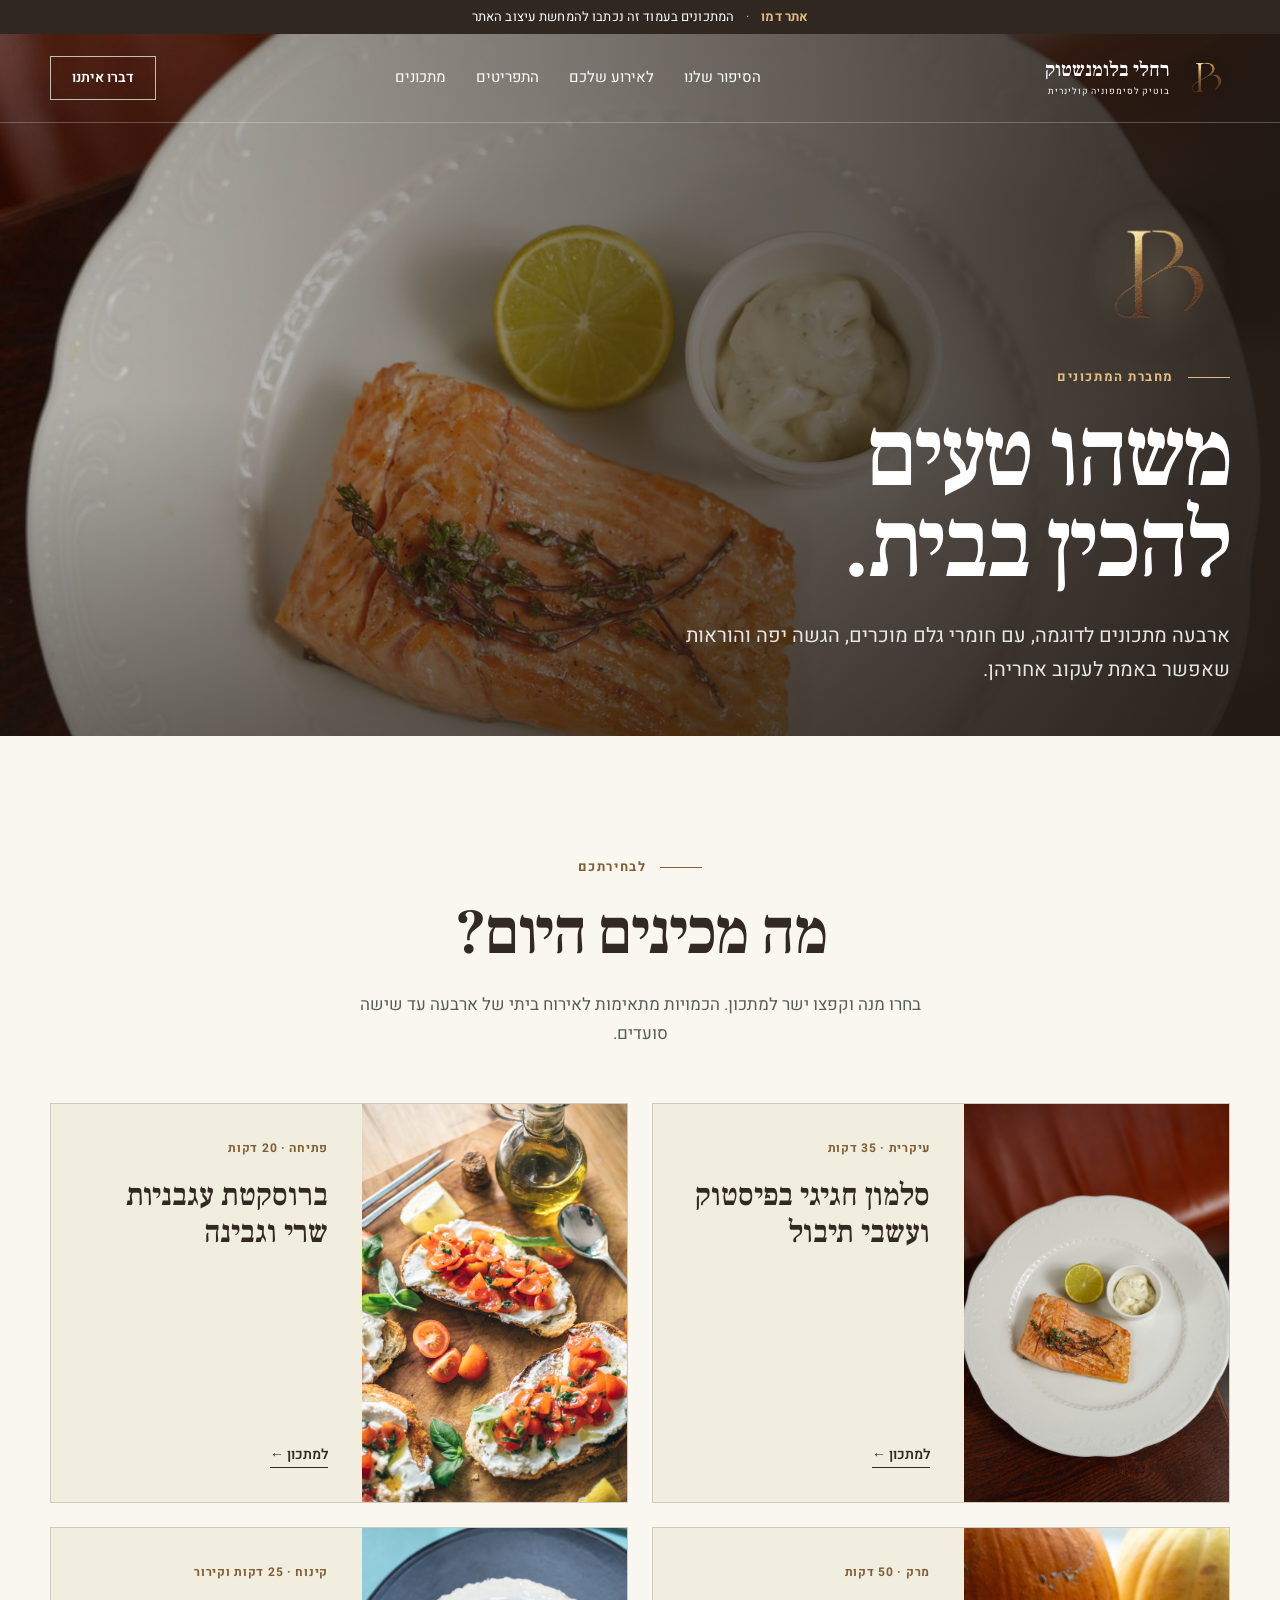
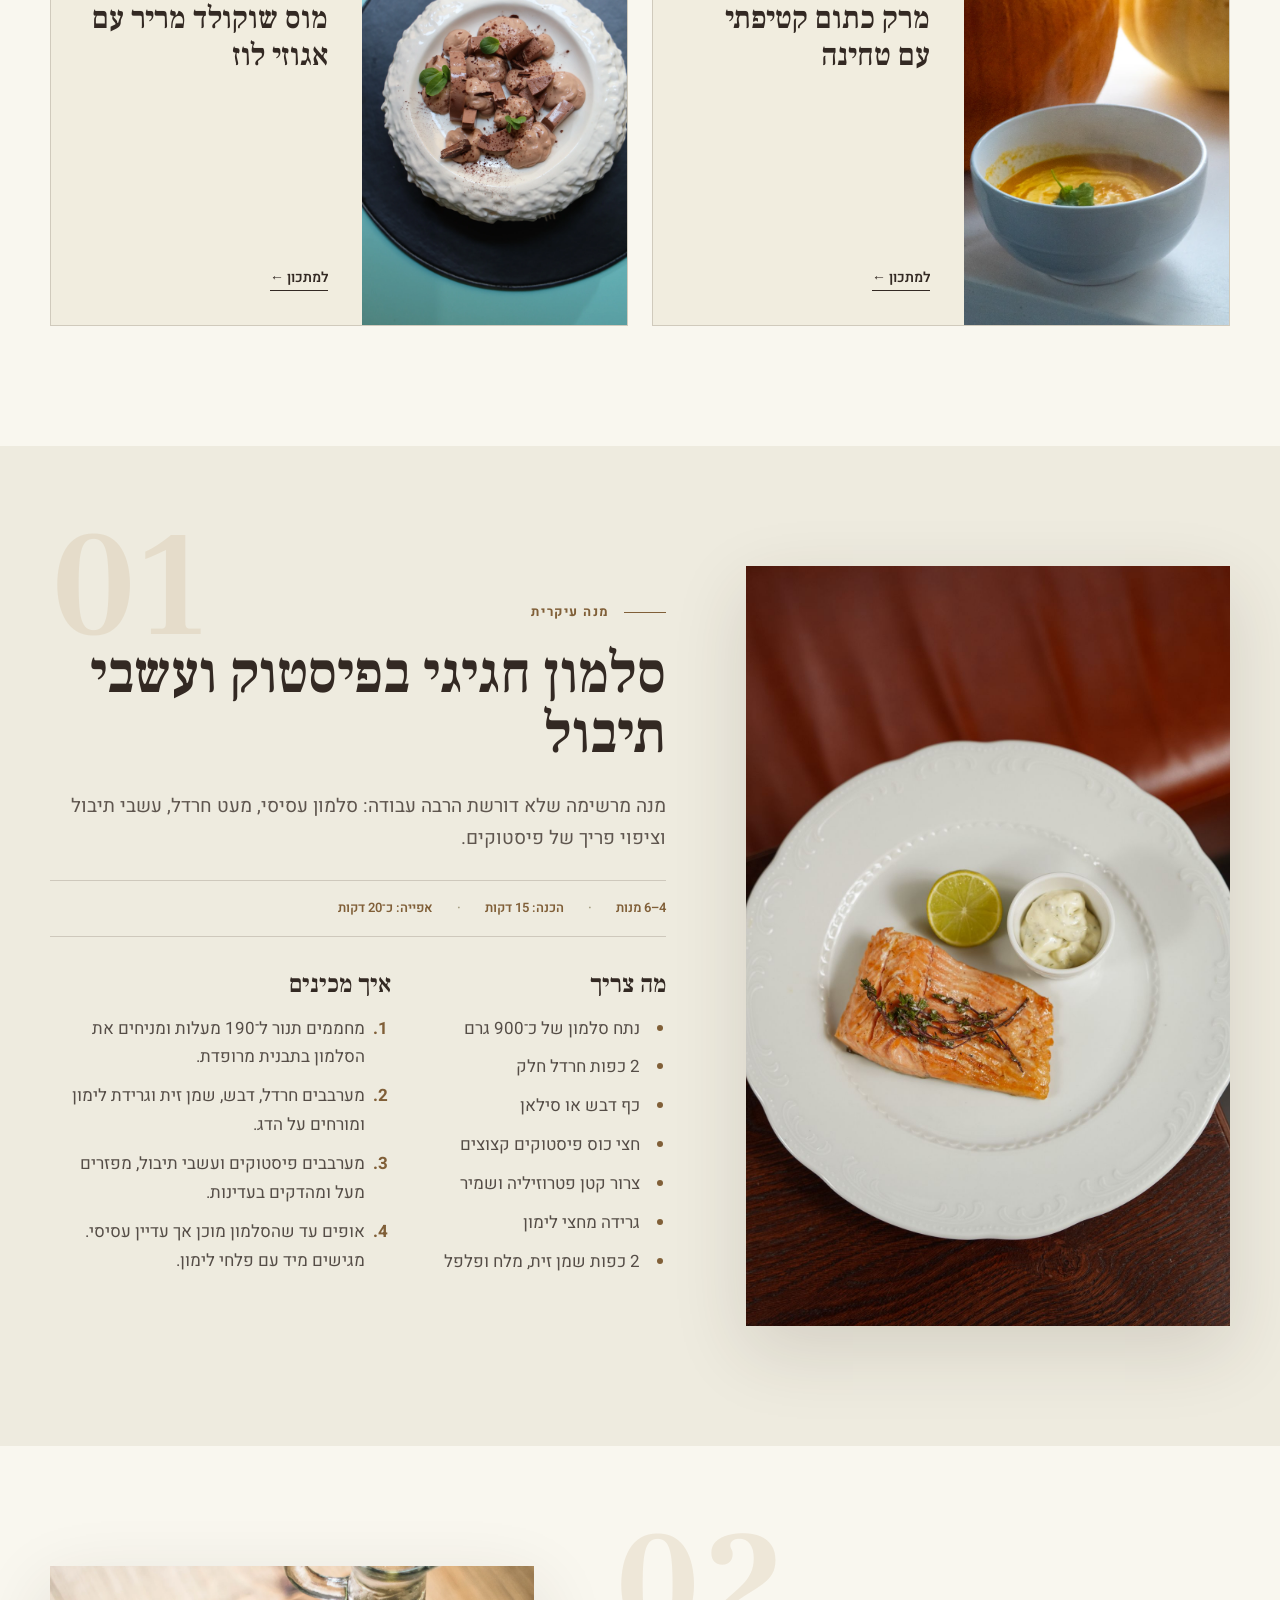
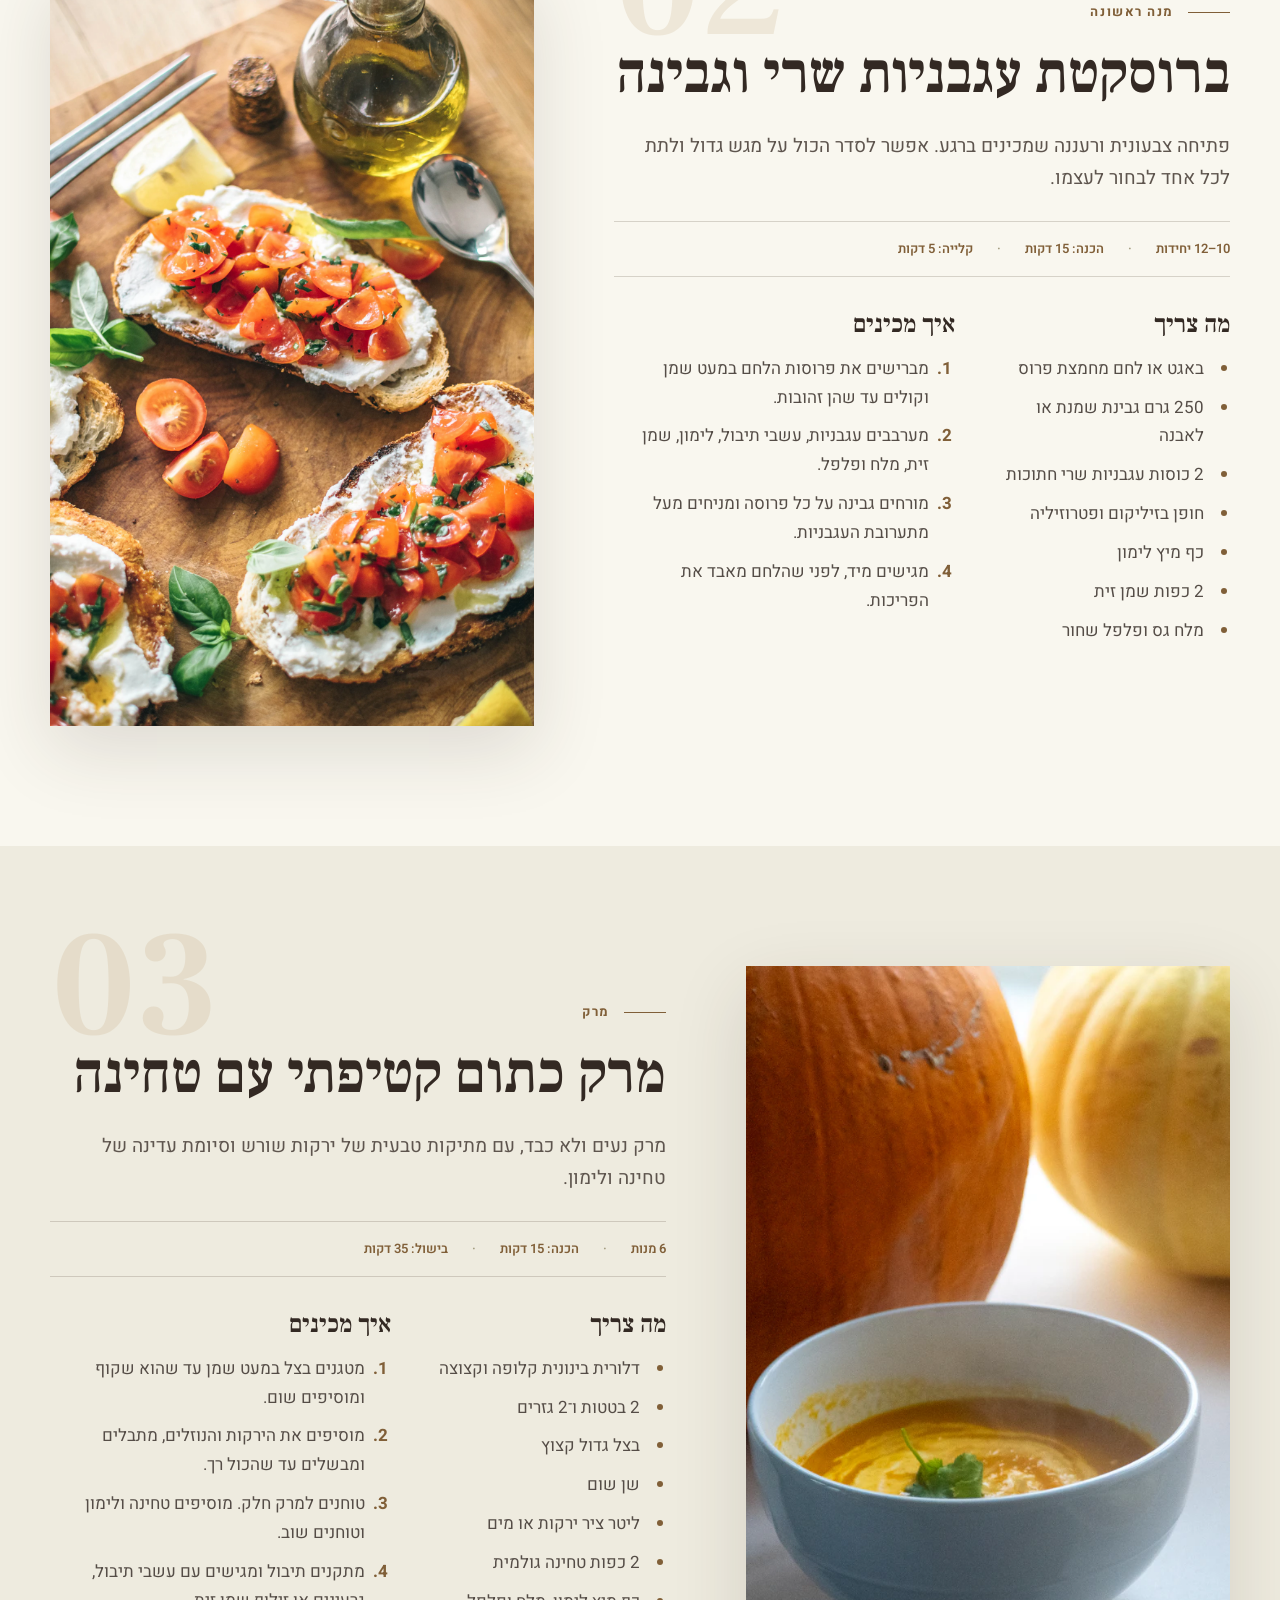
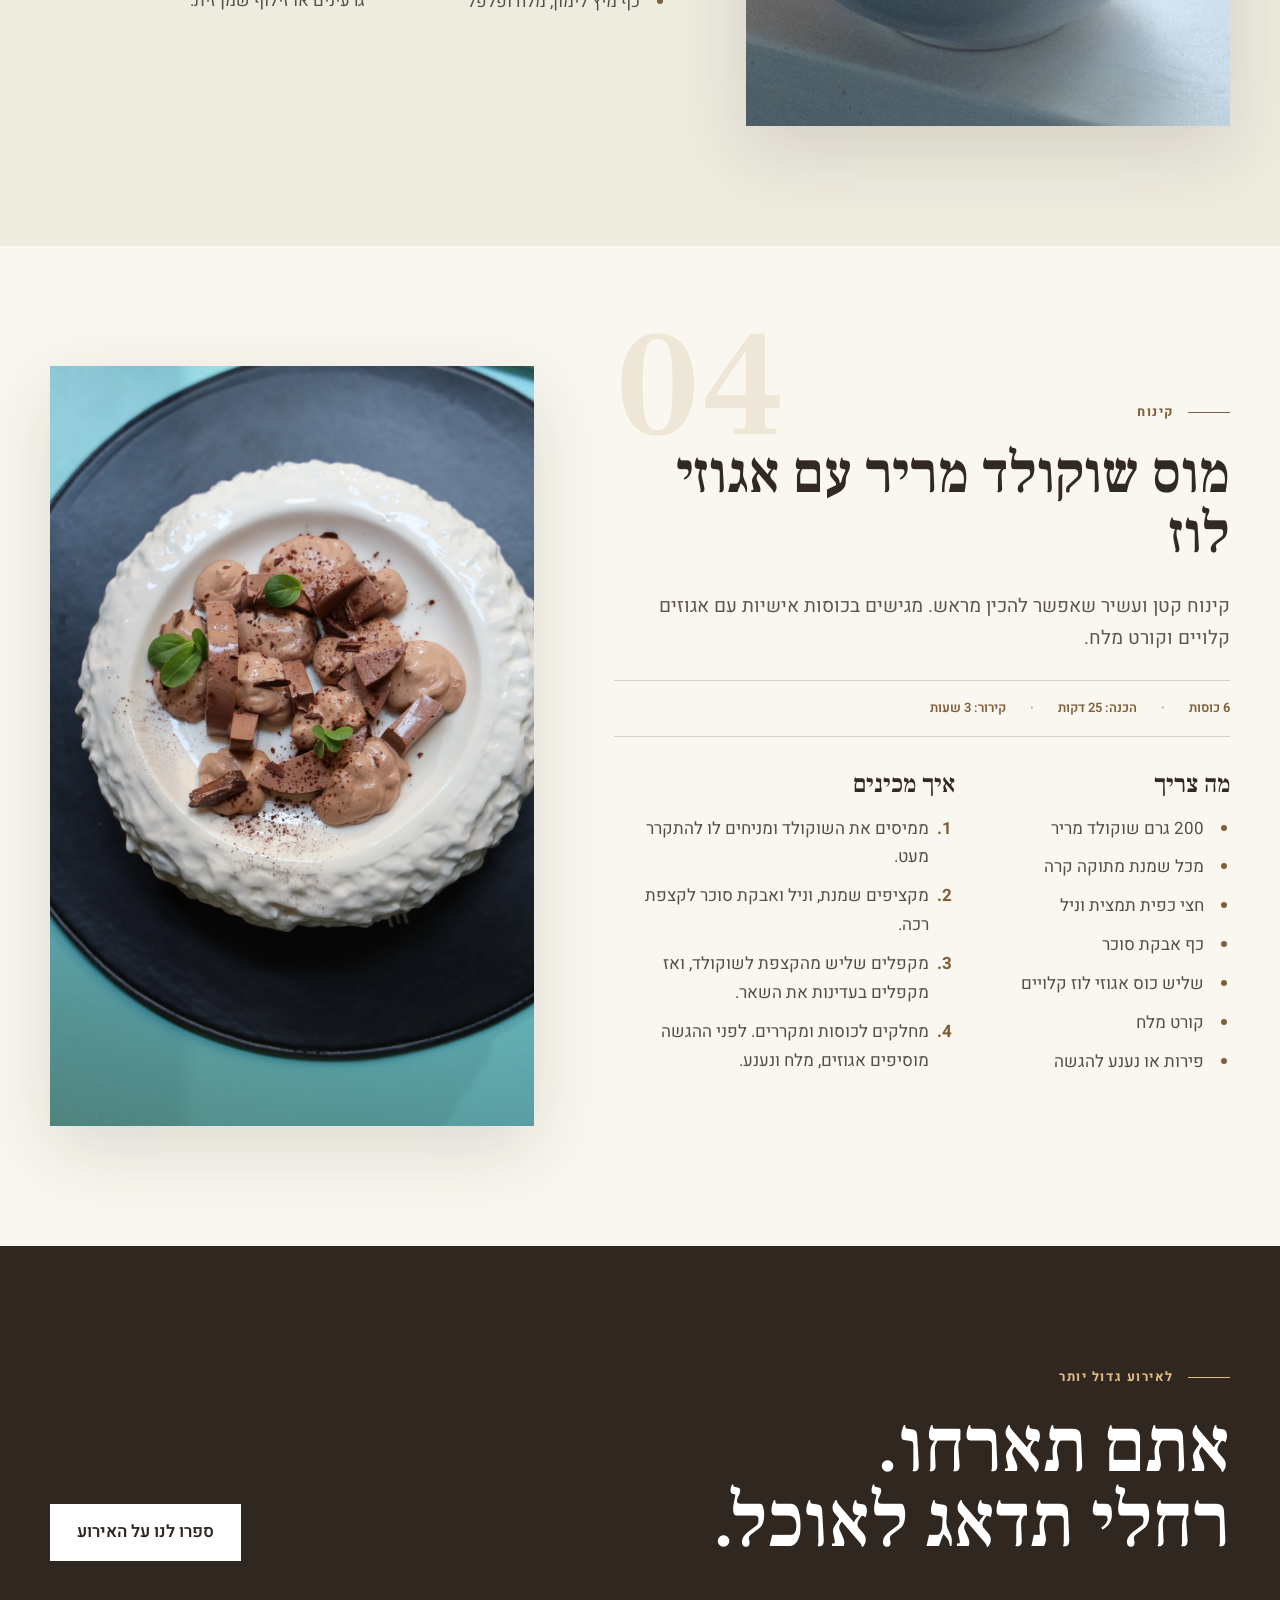
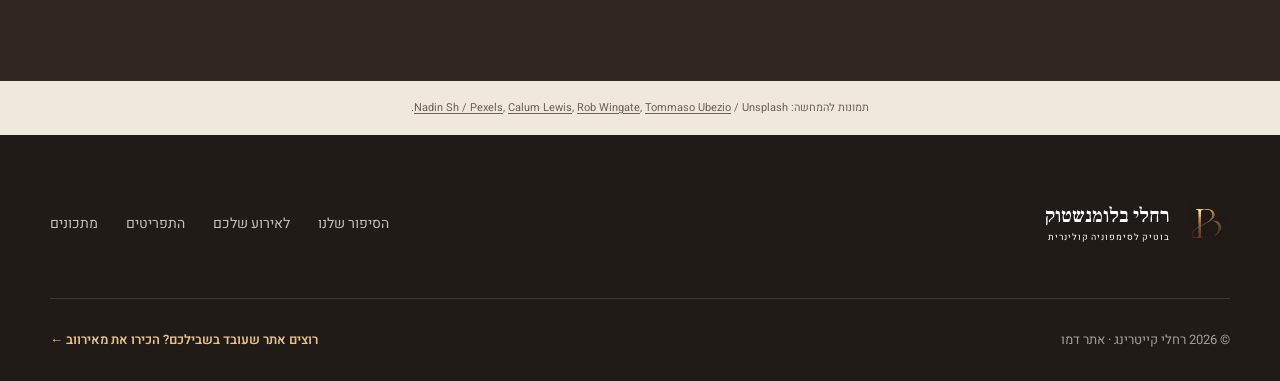
<file: racheli-catering-demo/recipes.html>
<!doctype html>
<html lang="he" dir="rtl">
<head>
  <meta charset="utf-8">
  <meta name="viewport" content="width=device-width, initial-scale=1">
  <meta name="robots" content="noindex, nofollow">
  <meta name="theme-color" content="#302720">
  <title>המתכונים של רחלי | אתר דמו</title>
  <meta name="description" content="מחברת המתכונים של רחלי — ארבעה מתכונים לדוגמה לאירוח ביתי יפה וטעים.">
  <link rel="icon" href="favicon.png" type="image/png">
  <link rel="apple-touch-icon" href="favicon.png">
  <link rel="preconnect" href="https://fonts.googleapis.com">
  <link rel="preconnect" href="https://fonts.gstatic.com" crossorigin>
  <link href="https://fonts.googleapis.com/css2?family=Frank+Ruhl+Libre:wght@500;600;700&amp;family=Heebo:wght@300;400;500;600;700&amp;display=swap" rel="stylesheet">
  <link rel="stylesheet" href="styles.css">
</head>
<body class="recipes-page">
  <a class="skip-link" href="#main">דלגו לתוכן</a>

  <aside class="demo-bar" aria-label="הודעה על אתר דמו">
    <span>אתר דמו</span>
    <span>המתכונים בעמוד זה נכתבו להמחשת עיצוב האתר</span>
  </aside>

  <header class="site-header" id="top">
    <div class="shell header-inner">
      <a class="brand" href="index.html" aria-label="רחלי בלומנשטוק — דף הבית">
        <img class="brand-logo" src="assets/images/racheli-mark.png" alt="" width="1254" height="1254">
        <span class="brand-copy"><strong>רחלי בלומנשטוק</strong><small>בוטיק לסימפוניה קולינרית</small></span>
      </a>

      <button class="menu-toggle" type="button" aria-expanded="false" aria-controls="main-nav">
        <span class="sr-only">פתיחת תפריט</span>
        <span></span><span></span><span></span>
      </button>

      <nav class="main-nav" id="main-nav" aria-label="ניווט ראשי">
        <a href="index.html#about">הסיפור שלנו</a>
        <a href="index.html#occasions">לאירוע שלכם</a>
        <a href="index.html#menu">התפריטים</a>
        <a href="recipes.html" aria-current="page">מתכונים</a>
      </nav>

      <a class="button button-small header-cta" href="index.html#contact">דברו איתנו</a>
    </div>
  </header>

  <main id="main">
    <section class="recipe-hero">
      <div class="recipe-hero-media" role="img" aria-label="מנת סלמון חגיגית עם לימון ועשבי תיבול"></div>
      <div class="recipe-hero-shade"></div>
      <div class="shell recipe-hero-content reveal">
        <img class="hero-logo" src="assets/images/racheli-mark.png" alt="הלוגו של רחלי בלומנשטוק" width="1254" height="1254">
        <p class="kicker light">מחברת המתכונים</p>
        <h1>משהו טעים<br>להכין בבית.</h1>
        <p>ארבעה מתכונים לדוגמה, עם חומרי גלם מוכרים, הגשה יפה והוראות שאפשר באמת לעקוב אחריהן.</p>
      </div>
    </section>

    <section class="recipe-index section" aria-labelledby="recipe-index-title">
      <div class="shell">
        <div class="section-heading centered reveal">
          <p class="kicker">לבחירתכם</p>
          <h2 id="recipe-index-title">מה מכינים היום?</h2>
          <p>בחרו מנה וקפצו ישר למתכון. הכמויות מתאימות לאירוח ביתי של ארבעה עד שישה סועדים.</p>
        </div>
        <div class="recipe-card-grid">
          <a class="recipe-card reveal" href="#salmon">
            <img src="assets/images/recipes/salmon.jpg" alt="פילה סלמון צלוי עם ליים ועשבי תיבול" width="1400" height="1980">
            <span class="recipe-card-copy"><small>עיקרית · 35 דקות</small><strong>סלמון חגיגי בפיסטוק ועשבי תיבול</strong><span>למתכון ←</span></span>
          </a>
          <a class="recipe-card reveal" href="#tomatoes">
            <img src="assets/images/recipes/tomato-salad.webp" alt="ברוסקטות עגבניות שרי ועשבי תיבול" width="1400" height="1867">
            <span class="recipe-card-copy"><small>פתיחה · 20 דקות</small><strong>ברוסקטת עגבניות שרי וגבינה</strong><span>למתכון ←</span></span>
          </a>
          <a class="recipe-card reveal" href="#soup">
            <img src="assets/images/recipes/pumpkin-soup.webp" alt="קערת מרק כתום לצד דלעות ולחם" width="1400" height="933">
            <span class="recipe-card-copy"><small>מרק · 50 דקות</small><strong>מרק כתום קטיפתי עם טחינה</strong><span>למתכון ←</span></span>
          </a>
          <a class="recipe-card reveal" href="#mousse">
            <img src="assets/images/recipes/chocolate-mousse.webp" alt="מוס שוקולד עם עלי נענע ושברי שוקולד" width="1400" height="1867">
            <span class="recipe-card-copy"><small>קינוח · 25 דקות וקירור</small><strong>מוס שוקולד מריר עם אגוזי לוז</strong><span>למתכון ←</span></span>
          </a>
        </div>
      </div>
    </section>

    <article class="recipe-detail section surface" id="salmon">
      <div class="shell recipe-detail-grid">
        <figure class="recipe-detail-photo reveal"><img src="assets/images/recipes/salmon.jpg" alt="סלמון צלוי מוכן להגשה עם ליים ועשבי תיבול" width="1400" height="1980" loading="lazy"></figure>
        <div class="recipe-detail-copy reveal">
          <p class="recipe-number">01</p>
          <p class="kicker">מנה עיקרית</p>
          <h2>סלמון חגיגי בפיסטוק ועשבי תיבול</h2>
          <p class="recipe-intro">מנה מרשימה שלא דורשת הרבה עבודה: סלמון עסיסי, מעט חרדל, עשבי תיבול וציפוי פריך של פיסטוקים.</p>
          <div class="recipe-meta"><span>4–6 מנות</span><span>הכנה: 15 דקות</span><span>אפייה: כ־20 דקות</span></div>
          <div class="recipe-columns">
            <section><h3>מה צריך</h3><ul><li>נתח סלמון של כ־900 גרם</li><li>2 כפות חרדל חלק</li><li>כף דבש או סילאן</li><li>חצי כוס פיסטוקים קצוצים</li><li>צרור קטן פטרוזיליה ושמיר</li><li>גרידה מחצי לימון</li><li>2 כפות שמן זית, מלח ופלפל</li></ul></section>
            <section><h3>איך מכינים</h3><ol><li>מחממים תנור ל־190 מעלות ומניחים את הסלמון בתבנית מרופדת.</li><li>מערבבים חרדל, דבש, שמן זית וגרידת לימון ומורחים על הדג.</li><li>מערבבים פיסטוקים ועשבי תיבול, מפזרים מעל ומהדקים בעדינות.</li><li>אופים עד שהסלמון מוכן אך עדיין עסיסי. מגישים מיד עם פלחי לימון.</li></ol></section>
          </div>
        </div>
      </div>
    </article>

    <article class="recipe-detail section" id="tomatoes">
      <div class="shell recipe-detail-grid reverse">
        <figure class="recipe-detail-photo reveal"><img src="assets/images/recipes/tomato-salad.webp" alt="פרוסות לחם קלוי עם גבינה ועגבניות שרי" width="1400" height="1867" loading="lazy"></figure>
        <div class="recipe-detail-copy reveal">
          <p class="recipe-number">02</p>
          <p class="kicker">מנה ראשונה</p>
          <h2>ברוסקטת עגבניות שרי וגבינה</h2>
          <p class="recipe-intro">פתיחה צבעונית ורעננה שמכינים ברגע. אפשר לסדר הכול על מגש גדול ולתת לכל אחד לבחור לעצמו.</p>
          <div class="recipe-meta"><span>10–12 יחידות</span><span>הכנה: 15 דקות</span><span>קלייה: 5 דקות</span></div>
          <div class="recipe-columns">
            <section><h3>מה צריך</h3><ul><li>באגט או לחם מחמצת פרוס</li><li>250 גרם גבינת שמנת או לאבנה</li><li>2 כוסות עגבניות שרי חתוכות</li><li>חופן בזיליקום ופטרוזיליה</li><li>כף מיץ לימון</li><li>2 כפות שמן זית</li><li>מלח גס ופלפל שחור</li></ul></section>
            <section><h3>איך מכינים</h3><ol><li>מברישים את פרוסות הלחם במעט שמן וקולים עד שהן זהובות.</li><li>מערבבים עגבניות, עשבי תיבול, לימון, שמן זית, מלח ופלפל.</li><li>מורחים גבינה על כל פרוסה ומניחים מעל מתערובת העגבניות.</li><li>מגישים מיד, לפני שהלחם מאבד את הפריכות.</li></ol></section>
          </div>
        </div>
      </div>
    </article>

    <article class="recipe-detail section surface" id="soup">
      <div class="shell recipe-detail-grid">
        <figure class="recipe-detail-photo reveal"><img src="assets/images/recipes/pumpkin-soup.webp" alt="מרק כתום חם בקערה לצד דלעת ולחם" width="1400" height="933" loading="lazy"></figure>
        <div class="recipe-detail-copy reveal">
          <p class="recipe-number">03</p>
          <p class="kicker">מרק</p>
          <h2>מרק כתום קטיפתי עם טחינה</h2>
          <p class="recipe-intro">מרק נעים ולא כבד, עם מתיקות טבעית של ירקות שורש וסיומת עדינה של טחינה ולימון.</p>
          <div class="recipe-meta"><span>6 מנות</span><span>הכנה: 15 דקות</span><span>בישול: 35 דקות</span></div>
          <div class="recipe-columns">
            <section><h3>מה צריך</h3><ul><li>דלורית בינונית קלופה וקצוצה</li><li>2 בטטות ו־2 גזרים</li><li>בצל גדול קצוץ</li><li>שן שום</li><li>ליטר ציר ירקות או מים</li><li>2 כפות טחינה גולמית</li><li>כף מיץ לימון, מלח ופלפל</li></ul></section>
            <section><h3>איך מכינים</h3><ol><li>מטגנים בצל במעט שמן עד שהוא שקוף ומוסיפים שום.</li><li>מוסיפים את הירקות והנוזלים, מתבלים ומבשלים עד שהכול רך.</li><li>טוחנים למרק חלק. מוסיפים טחינה ולימון וטוחנים שוב.</li><li>מתקנים תיבול ומגישים עם עשבי תיבול, גרעינים או זילוף שמן זית.</li></ol></section>
          </div>
        </div>
      </div>
    </article>

    <article class="recipe-detail section" id="mousse">
      <div class="shell recipe-detail-grid reverse">
        <figure class="recipe-detail-photo reveal"><img src="assets/images/recipes/chocolate-mousse.webp" alt="מוס שוקולד מריר עם שברי שוקולד ועלי נענע" width="1400" height="1867" loading="lazy"></figure>
        <div class="recipe-detail-copy reveal">
          <p class="recipe-number">04</p>
          <p class="kicker">קינוח</p>
          <h2>מוס שוקולד מריר עם אגוזי לוז</h2>
          <p class="recipe-intro">קינוח קטן ועשיר שאפשר להכין מראש. מגישים בכוסות אישיות עם אגוזים קלויים וקורט מלח.</p>
          <div class="recipe-meta"><span>6 כוסות</span><span>הכנה: 25 דקות</span><span>קירור: 3 שעות</span></div>
          <div class="recipe-columns">
            <section><h3>מה צריך</h3><ul><li>200 גרם שוקולד מריר</li><li>מכל שמנת מתוקה קרה</li><li>חצי כפית תמצית וניל</li><li>כף אבקת סוכר</li><li>שליש כוס אגוזי לוז קלויים</li><li>קורט מלח</li><li>פירות או נענע להגשה</li></ul></section>
            <section><h3>איך מכינים</h3><ol><li>ממיסים את השוקולד ומניחים לו להתקרר מעט.</li><li>מקציפים שמנת, וניל ואבקת סוכר לקצפת רכה.</li><li>מקפלים שליש מהקצפת לשוקולד, ואז מקפלים בעדינות את השאר.</li><li>מחלקים לכוסות ומקררים. לפני ההגשה מוסיפים אגוזים, מלח ונענע.</li></ol></section>
          </div>
        </div>
      </div>
    </article>

    <section class="recipe-cta section">
      <div class="shell recipe-cta-inner reveal">
        <div><p class="kicker light">לאירוע גדול יותר</p><h2>אתם תארחו.<br>רחלי תדאג לאוכל.</h2></div>
        <a class="button button-light" href="index.html#contact">ספרו לנו על האירוע</a>
      </div>
    </section>

    <aside class="photo-credits" aria-label="מקורות התמונות">
      <div class="shell">תמונות להמחשה: <a href="https://www.pexels.com/photo/salmon-on-plate-16064365/" target="_blank" rel="noopener">Nadin Sh / Pexels</a>, <a href="https://unsplash.com/photos/dish-with-tomato-salad-toppings-rPkgYDh2bmo" target="_blank" rel="noopener">Calum Lewis</a>, <a href="https://unsplash.com/photos/bowl-of-pumpkin-soup-with-bread-and-pumpkins-iJ9rhlY6Lo4" target="_blank" rel="noopener">Rob Wingate</a>, <a href="https://unsplash.com/photos/chocolate-mousse-dessert-with-cream-and-mint-leaves-a_uP8selX2k" target="_blank" rel="noopener">Tommaso Ubezio</a> / Unsplash.</div>
    </aside>
  </main>

  <footer class="site-footer">
    <div class="shell footer-top">
      <a class="brand footer-brand" href="index.html">
        <img class="brand-logo" src="assets/images/racheli-mark.png" alt="" width="1254" height="1254">
        <span class="brand-copy"><strong>רחלי בלומנשטוק</strong><small>בוטיק לסימפוניה קולינרית</small></span>
      </a>
      <div class="footer-links">
        <a href="index.html#about">הסיפור שלנו</a><a href="index.html#occasions">לאירוע שלכם</a><a href="index.html#menu">התפריטים</a><a href="recipes.html">מתכונים</a>
      </div>
    </div>
    <div class="shell footer-bottom">
      <span>© 2026 רחלי קייטרינג · אתר דמו</span>
      <a href="https://meirweb.co.il/?utm_source=racheli_catering_demo&amp;utm_medium=footer&amp;utm_campaign=client_site" target="_blank" rel="noopener">רוצים אתר שעובד בשבילכם? הכירו את מאירווב <span aria-hidden="true">←</span></a>
    </div>
  </footer>

  <script src="script.js"></script>
</body>
</html>
</file>
<file: styles.css>
:root{
  --bg: oklch(98% 0.004 250);
  --ink: oklch(19% 0.015 250);
  --accent: oklch(38% 0.06 250);
  --accent2: oklch(46% 0.06 40);
  --ink-05: color-mix(in oklch, var(--ink) 5%, transparent);
  --ink-08: color-mix(in oklch, var(--ink) 8%, transparent);
  --ink-14: color-mix(in oklch, var(--ink) 14%, transparent);
  --ink-22: color-mix(in oklch, var(--ink) 22%, transparent);
  --ink-55: color-mix(in oklch, var(--ink) 55%, transparent);
  --ink-62: color-mix(in oklch, var(--ink) 62%, transparent);
  --ink-68: color-mix(in oklch, var(--ink) 68%, transparent);
  --accent-12: color-mix(in oklch, var(--accent) 12%, transparent);
  --radius: 18px;
  --max: 1180px;
}

*{box-sizing:border-box;margin:0;padding:0;}

html{scroll-behavior:smooth;}

body{
  font-family:'Assistant',system-ui,-apple-system,sans-serif;
  background:var(--bg);
  color:var(--ink);
  line-height:1.65;
  -webkit-font-smoothing:antialiased;
  overflow-x:hidden;
}

h1,h2,h3,.logo,.stat-num,.pf-name,.process-num{font-family:'Rubik',system-ui,sans-serif;}

img{max-width:100%;display:block;}
a{color:inherit;text-decoration:none;}
a:hover{opacity:.85;}
ul{list-style:none;}

.container{
  max-width:var(--max);
  margin:0 auto;
  padding:0 28px;
}

.skip-link{
  position:absolute;
  right:-9999px;
  top:0;
  background:var(--accent);
  color:#fff;
  padding:12px 20px;
  border-radius:0 0 8px 8px;
  font-weight:600;
  z-index:1000;
}
.skip-link:focus{right:16px;}

@keyframes riseIn{from{opacity:0;transform:translateY(16px);}to{opacity:1;transform:translateY(0);}}
.rise{animation:riseIn .7s ease both;}
:focus-visible{outline:3px solid var(--accent);outline-offset:4px;}

@media (prefers-reduced-motion: reduce){
  *,*::before,*::after{scroll-behavior:auto!important;transition-duration:.01ms!important;animation-duration:.01ms!important;animation-iteration-count:1!important;}
}

/* ---------- Header ---------- */
.site-header{
  position:sticky;
  top:0;
  z-index:100;
  backdrop-filter:blur(10px);
  background:color-mix(in oklch, var(--bg) 82%, transparent);
  border-bottom:1px solid var(--ink-08);
}
.header-inner{
  display:flex;
  align-items:center;
  justify-content:space-between;
  gap:20px;
  padding:9px 0;
}
.logo{
  display:flex;
  align-items:center;
  min-width:54px;
  min-height:54px;
}
.logo-image{width:54px;height:54px;object-fit:contain;}

.nav{display:flex;align-items:center;gap:30px;font-size:16px;font-weight:500;}
.nav a{color:var(--ink);}
.nav-cta{
  background:var(--ink);
  color:var(--bg) !important;
  padding:11px 22px;
  border-radius:999px;
  font-weight:700;
  font-size:15px;
  white-space:nowrap;
}

.nav-toggle{
  display:none;
  flex-direction:column;
  justify-content:center;
  gap:5px;
  width:40px;
  height:40px;
  background:none;
  border:none;
  cursor:pointer;
}
.nav-toggle span{
  display:block;
  height:2px;
  background:var(--ink);
  border-radius:2px;
}

/* ---------- Buttons ---------- */
.btn{
  display:inline-flex;
  align-items:center;
  gap:6px;
  padding:16px 30px;
  border-radius:12px;
  font-weight:700;
  font-size:16px;
  white-space:nowrap;
}
.btn-primary{background:var(--accent);color:#fff;}
.btn-ghost{border:1.5px solid var(--ink-22);color:var(--ink);}
.btn-dark{background:var(--ink);color:var(--bg);}
.btn-white{background:#fff;color:var(--accent);font-weight:800;}

/* ---------- Hero ---------- */
.hero{
  --ambient-x:0px;
  --ambient-y:0px;
  --ambient-tilt:0deg;
  position:relative;
  isolation:isolate;
  overflow:hidden;
  padding:90px 0 60px;
  background:
    radial-gradient(circle at 18% 48%, color-mix(in oklch, var(--accent) 9%, transparent), transparent 34%),
    radial-gradient(circle at 32% 24%, color-mix(in oklch, #18b7b2 8%, transparent), transparent 24%);
}
.hero::after{
  content:"";
  position:absolute;
  inset:0;
  z-index:1;
  pointer-events:none;
  background:linear-gradient(90deg, color-mix(in oklch, var(--bg) 18%, transparent), var(--bg) 73%);
}
.hero-ambient{
  position:absolute;
  inset:0;
  z-index:0;
  pointer-events:none;
  overflow:hidden;
  direction:ltr;
}
.ambient-stage{
  position:absolute;
  width:720px;
  height:720px;
  left:clamp(-220px,-8vw,-90px);
  top:50%;
  transform:translate3d(var(--ambient-x),calc(-50% + var(--ambient-y)),0) rotate(var(--ambient-tilt));
  transition:transform .8s cubic-bezier(.2,.8,.2,1);
  will-change:transform;
}
.ambient-core{
  position:absolute;
  width:500px;
  height:500px;
  left:105px;
  top:110px;
  border-radius:50%;
  transform:rotateX(66deg) rotateZ(-16deg);
  background:
    radial-gradient(circle at 66% 24%, rgba(255,255,255,.2), transparent 22%),
    radial-gradient(circle at 42% 66%, rgba(21,183,178,.26), transparent 36%),
    linear-gradient(145deg, #3c6483 0%, #193b5c 44%, #091b2e 78%, #06111d 100%);
  box-shadow:
    0 70px 80px -42px rgba(5,22,38,.64),
    inset 35px 28px 70px rgba(255,255,255,.12),
    inset -42px -48px 80px rgba(0,0,0,.46);
  animation:ambient-core-turn 20s ease-in-out infinite alternate;
}
.ambient-core::before{
  content:"";
  position:absolute;
  inset:11%;
  border-radius:50%;
  border:1px solid rgba(127,214,214,.2);
  box-shadow:inset 0 0 55px rgba(26,181,177,.11);
}
.ambient-core::after{
  content:"";
  position:absolute;
  width:68%;
  height:18%;
  left:16%;
  bottom:-11%;
  border-radius:50%;
  background:rgba(5,20,33,.28);
  filter:blur(25px);
}
.ambient-core-ring{
  position:absolute;
  inset:24%;
  border-radius:50%;
  border:2px solid rgba(255,255,255,.12);
  box-shadow:0 0 34px rgba(24,183,178,.16);
}
.ambient-orbit{
  position:absolute;
  inset:0;
  border-radius:50%;
  will-change:transform;
}
.ambient-orbit-one{animation:ambient-orbit 15s linear infinite;}
.ambient-orbit-two{inset:62px;animation:ambient-orbit-reverse 21s linear infinite;}
.ambient-sphere{
  position:absolute;
  display:block;
  border-radius:50%;
  box-shadow:0 24px 36px -18px rgba(4,32,50,.58), inset 8px 8px 14px rgba(255,255,255,.38), inset -10px -12px 20px rgba(0,43,63,.32);
}
.ambient-sphere-one{
  width:88px;
  height:88px;
  left:66px;
  top:68px;
  background:radial-gradient(circle at 32% 26%, #c9ffff 0 4%, #36cec8 22%, #0b999c 58%, #07536e 100%);
}
.ambient-sphere-two{
  width:58px;
  height:58px;
  right:6px;
  bottom:114px;
  background:radial-gradient(circle at 34% 25%, #bcdff5 0 5%, #4c86ad 25%, #28536f 64%, #102e46 100%);
}
@keyframes ambient-core-turn{
  from{transform:rotateX(66deg) rotateZ(-18deg) scale(.98);}
  to{transform:rotateX(62deg) rotateZ(-7deg) scale(1.025);}
}
@keyframes ambient-orbit{to{transform:rotate(360deg);}}
@keyframes ambient-orbit-reverse{to{transform:rotate(-360deg);}}
.hero-grid{
  position:relative;
  z-index:2;
  display:grid;
  grid-template-columns:1.1fr .9fr;
  gap:50px;
  align-items:center;
}
.eyebrow-pill{
  display:inline-flex;
  align-items:center;
  gap:8px;
  background:var(--accent-12);
  color:var(--accent);
  padding:7px 16px;
  border-radius:999px;
  font-size:14px;
  font-weight:700;
  margin-bottom:22px;
}
.hero-h1{
  font-weight:900;
  font-size:58px;
  line-height:1.12;
  letter-spacing:-.01em;
  margin-bottom:22px;
}
.accent-text{color:var(--accent);}
.hero-lead{
  font-size:19px;
  line-height:1.7;
  color:var(--ink-68);
  max-width:520px;
  margin-bottom:34px;
}
.hero-actions{display:flex;gap:16px;flex-wrap:wrap;margin-bottom:44px;}
.hero-stats{display:flex;gap:40px;}
.stat-num{font-weight:800;font-size:28px;}
.stat-label{font-size:14px;color:var(--ink-62);}

/* ---------- Browser mock ---------- */
.browser-mock{position:relative;}
.browser-card{
  border-radius:18px;
  background:#fff;
  box-shadow:0 40px 80px -30px color-mix(in oklch, var(--ink) 35%, transparent), 0 0 0 1px var(--ink-08);
  overflow:hidden;
}
.browser-bar{
  display:flex;
  align-items:center;
  gap:7px;
  padding:12px 16px;
  background:color-mix(in oklch, var(--ink) 4%, white);
  border-bottom:1px solid var(--ink-08);
}
.dot{width:10px;height:10px;border-radius:50%;}
.dot-red{background:#ff5f57;}
.dot-yellow{background:#febc2e;}
.dot-green{background:#28c840;}
.browser-url{margin-right:auto;font-size:12px;color:var(--ink-55);}
.browser-body{
  padding:34px 30px;
  background:linear-gradient(160deg, color-mix(in oklch, var(--accent) 8%, white), white);
}
.mock-line{height:14px;border-radius:4px;background:var(--ink-14);margin-bottom:14px;}
.mock-line-1{width:60%;}
.mock-line-2{width:85%;height:26px;background:var(--accent);margin-bottom:10px;}
.mock-line-3{width:40%;height:26px;margin-bottom:26px;}
.mock-grid{display:grid;grid-template-columns:repeat(3,1fr);gap:12px;}
.mock-box{height:70px;border-radius:10px;background:var(--ink-05);}
.mock-box-accent2{background:color-mix(in oklch, var(--accent2) 18%, transparent);}
.browser-badge{
  position:absolute;
  bottom:-22px;
  left:-22px;
  background:#fff;
  border-radius:14px;
  box-shadow:0 20px 40px -15px color-mix(in oklch, var(--ink) 30%, transparent);
  padding:14px 18px;
  display:flex;
  align-items:center;
  gap:10px;
  font-weight:700;
  font-size:14px;
}
.badge-dot{width:10px;height:10px;border-radius:50%;background:var(--accent2);}

/* ---------- Sections ---------- */
.section{padding:70px 0;border-top:1px solid var(--ink-08);}
.hero + .section{border-top:none;}
.section-head{max-width:620px;margin-bottom:56px;}
.section-head.center{margin-left:auto;margin-right:auto;text-align:center;}
.eyebrow{color:var(--accent);font-weight:700;font-size:14px;margin-bottom:10px;}
h2{font-weight:800;font-size:36px;}
.section-lead{font-size:16px;line-height:1.7;color:var(--ink-62);margin-top:14px;}

/* ---------- Why grid ---------- */
.why-grid{display:grid;grid-template-columns:repeat(4,1fr);gap:20px;}
.why-card{padding:26px 22px;border-radius:16px;background:var(--ink-05);}
.why-icon{width:44px;height:44px;margin-bottom:16px;display:grid;place-items:center;}
.why-icon svg{width:40px;height:40px;}
.why-icon-accent{color:var(--accent);}
.why-icon-accent2{color:var(--accent2);}
.why-title{font-weight:700;font-size:17px;margin-bottom:6px;}
.why-desc{font-size:14.5px;line-height:1.6;color:var(--ink-62);}

/* ---------- Services ---------- */
.services-grid{display:grid;grid-template-columns:repeat(3,1fr);gap:22px;}
.service-card{
  padding:30px 26px;
  border-radius:var(--radius);
  border:1px solid var(--ink-08);
  transition:box-shadow .2s;
}
.service-card:hover{box-shadow:0 20px 40px -25px var(--ink-22);}
.service-card h3{font-weight:700;font-size:18px;margin-bottom:10px;}
.service-card p{font-size:15px;line-height:1.65;color:var(--ink-62);}

/* ---------- Portfolio rail ---------- */
#portfolio{overflow:hidden;}
.portfolio-rail{
  width:100vw;
  margin-inline:calc(50% - 50vw);
  padding-inline:0;
  position:relative;
  overflow:hidden;
  cursor:ew-resize;
  direction:ltr;
}
.portfolio-rail:focus-visible{outline:2px solid var(--accent);outline-offset:-3px;}
.portfolio-track{display:flex;width:max-content;direction:ltr;will-change:transform;}
.portfolio-group{display:flex;gap:16px;flex:0 0 auto;padding:4px 16px 16px 0;}
.portfolio-direction-cue{
  position:absolute;
  top:50%;
  z-index:3;
  display:grid;
  place-items:center;
  width:58px;
  height:58px;
  border:1px solid rgba(255,255,255,.36);
  border-radius:50%;
  background:color-mix(in oklch, var(--ink) 84%, transparent);
  box-shadow:0 12px 34px rgba(10,18,28,.24);
  color:#fff;
  opacity:0;
  pointer-events:none;
  transform:translateY(-50%) scale(.82);
  transition:opacity .18s ease, transform .18s ease;
}
.portfolio-direction-cue svg{width:29px;height:29px;}
.portfolio-rail[data-direction="left"] .portfolio-direction-cue{
  left:24px;
  opacity:1;
  transform:translateY(-50%) scale(1);
}
.portfolio-rail[data-direction="right"] .portfolio-direction-cue{
  right:24px;
  opacity:1;
  transform:translateY(-50%) scale(1);
}
.portfolio-rail[data-direction="left"] .portfolio-direction-cue svg{transform:rotate(180deg);}
.pf-tile{
  position:relative;
  display:block;
  flex:0 0 clamp(264px,25vw,360px);
  border-radius:14px;
  overflow:hidden;
  border:1px solid var(--ink-08);
  background:#fff;
  box-shadow:0 14px 34px -24px var(--ink-22);
  transition:transform .25s, box-shadow .25s;
  direction:rtl;
}
.pf-tile:hover{transform:translateY(-5px);box-shadow:0 30px 56px -26px color-mix(in oklch, var(--ink) 38%, transparent);opacity:1;}
.pf-frame{display:flex;flex-direction:column;height:100%;}
.pf-frame-bar{
  display:flex;
  align-items:center;
  gap:6px;
  padding:9px 13px;
  background:color-mix(in oklch, var(--ink) 5%, white);
  border-bottom:1px solid var(--ink-08);
}
.pf-frame-bar span{width:9px;height:9px;border-radius:50%;}
.pf-frame-bar span:nth-child(1){background:#ff5f57;}
.pf-frame-bar span:nth-child(2){background:#febc2e;}
.pf-frame-bar span:nth-child(3){background:#28c840;}
.pf-frame-bar i{margin-right:auto;font-style:normal;font-size:11.5px;color:var(--ink-68);direction:ltr;}
.pf-frame img{
  width:100%;
  aspect-ratio:4/3;
  object-fit:cover;
  object-position:top;
  display:block;
}
.pf-overlay{
  position:absolute;
  inset:0;
  display:flex;
  flex-direction:column;
  justify-content:flex-end;
  align-items:flex-start;
  gap:6px;
  padding:22px;
  background:linear-gradient(to top, color-mix(in oklch, var(--ink) 88%, transparent) 0%, color-mix(in oklch, var(--ink) 40%, transparent) 45%, transparent 75%);
  color:#fff;
  opacity:0;
  transition:opacity .25s;
}
.pf-tile:hover .pf-overlay,
.pf-tile:focus-visible .pf-overlay{opacity:1;}
.pf-tag{
  font-size:12px;
  font-weight:700;
  background:rgba(255,255,255,.18);
  backdrop-filter:blur(4px);
  padding:3px 11px;
  border-radius:999px;
}
.pf-name{font-family:'Rubik',sans-serif;font-weight:700;font-size:20px;}
.pf-link{font-weight:700;font-size:13.5px;opacity:.9;}
@media (hover:none){
  .pf-overlay{opacity:1;background:linear-gradient(to top, color-mix(in oklch, var(--ink) 88%, transparent) 0%, transparent 55%);}
  .portfolio-rail{cursor:grab;overflow-x:auto;overscroll-behavior-inline:contain;scroll-snap-type:inline mandatory;scrollbar-width:none;}
  .portfolio-rail::-webkit-scrollbar{display:none;}
  .pf-tile{scroll-snap-align:start;}
}

/* ---------- Process ---------- */
.process-grid{display:grid;grid-template-columns:repeat(4,1fr);gap:26px;}
.process-num{
  display:block;
  font-weight:900;
  font-size:32px;
  color:var(--ink-55);
  margin-bottom:14px;
}
.process-step h3{font-weight:700;font-size:17px;margin-bottom:8px;}
.process-step p{font-size:14.5px;line-height:1.6;color:var(--ink-62);}

/* ---------- Pricing ---------- */
.pricing-wrap{padding:20px 0 70px;border-top:none;}
.pricing-banner{
  border-radius:24px;
  background:linear-gradient(120deg, var(--accent), color-mix(in oklch, var(--accent) 70%, var(--accent2)));
  color:#fff;
  padding:54px 46px;
  display:flex;
  align-items:center;
  justify-content:space-between;
  gap:40px;
  flex-wrap:wrap;
}
.pricing-copy{max-width:560px;}
.pricing-eyebrow{font-weight:700;font-size:14px;opacity:.85;margin-bottom:10px;}
.pricing-banner h2{font-size:32px;margin-bottom:12px;}
.pricing-copy p{font-size:16px;line-height:1.7;opacity:.92;}

/* ---------- Contact ---------- */
.contact-section{text-align:center;}
.contact-inner{max-width:780px;margin:0 auto;}
.contact-inner h2{margin-bottom:14px;}
.contact-inner .section-lead{margin:0 0 34px;max-width:none;}
.contact-actions{display:flex;gap:16px;justify-content:center;flex-wrap:wrap;margin-bottom:22px;}
.contact-actions .btn{width:290px;min-height:60px;justify-content:center;}
.contact-email{font-size:14.5px;color:var(--ink-68);}
.contact-email a{color:var(--accent);font-weight:600;}

/* ---------- Footer ---------- */
.site-footer{border-top:1px solid var(--ink-08);padding:26px 0;}
.footer-inner{
  display:flex;
  justify-content:space-between;
  align-items:center;
  flex-wrap:wrap;
  gap:10px;
  font-size:13.5px;
  color:var(--ink-68);
}
.footer-inner a{color:var(--ink-62);}
.footer-inner a:hover{color:var(--accent);}
.footer-brand{display:inline-flex;align-items:center;gap:9px;}
.footer-brand img{width:36px;height:36px;object-fit:contain;}

/* ---------- Privacy ---------- */
.privacy-page{min-height:100vh;display:flex;flex-direction:column;}
.privacy-page main{flex:1;}
.privacy-header{position:static;}
.privacy-header .header-inner{padding-inline:28px;}
.privacy-back{font-weight:700;color:var(--accent);}
.privacy-wrap{max-width:820px;padding-top:72px;padding-bottom:84px;}
.privacy-wrap h1{font-size:clamp(38px,6vw,62px);line-height:1.12;margin-bottom:14px;}
.privacy-updated{color:var(--ink-68);margin-bottom:42px;}
.privacy-intro{font-size:19px;color:var(--ink-68);margin-bottom:42px;}
.privacy-section{padding:28px 0;border-top:1px solid var(--ink-08);}
.privacy-section h2{font-size:24px;margin-bottom:12px;}
.privacy-section p,.privacy-section li{color:var(--ink-68);}
.privacy-section ul{list-style:disc;padding-inline-start:22px;display:grid;gap:7px;}
.privacy-section a{color:var(--accent);font-weight:600;}

.policy-page{padding:132px 0 72px;}
.policy-content{max-width:820px;}
.policy-content h1{font-size:clamp(2.1rem,5vw,3.2rem);margin-bottom:24px;}
.policy-content h2{font-size:1.35rem;margin:36px 0 12px;}
.policy-content p,.policy-content li{color:var(--ink-68);}
.policy-content ul{list-style:disc;padding-inline-start:1.5rem;}
.policy-content li+li{margin-top:8px;}
.policy-content a{color:var(--accent);text-decoration:underline;text-underline-offset:3px;}
.declaration-nav{display:flex;}

/* ---------- Responsive ---------- */
@media (max-width:860px){
  .header-inner{padding-inline:28px;}
  .nav{
    position:fixed;
    top:72px;
    inset-inline:0;
    background:var(--bg);
    border-bottom:1px solid var(--ink-08);
    flex-direction:column;
    align-items:stretch;
    gap:0;
    padding:8px 28px 20px;
    transform:translateY(-130%);
    transition:transform .25s ease;
  }
  .nav.open{transform:translateY(0);}
  .nav a{padding:14px 0;border-bottom:1px solid var(--ink-08);}
  .nav-cta{text-align:center;margin-top:12px;}
  .nav-toggle{display:flex;}
  .hero-h1{font-size:40px;}
  .hero-grid{grid-template-columns:1fr;}
  .browser-mock{display:none;}
  .hero{background:radial-gradient(circle at -4% 42%, color-mix(in oklch, var(--accent) 11%, transparent), transparent 34%);}
  .hero::after{background:linear-gradient(90deg, color-mix(in oklch, var(--bg) 30%, transparent), var(--bg) 68%);}
  .ambient-stage{width:510px;height:510px;left:-245px;opacity:.72;}
  .ambient-core{width:350px;height:350px;left:80px;top:80px;}
  .ambient-orbit-two{inset:44px;}
  .ambient-sphere-one{width:62px;height:62px;left:44px;top:47px;}
  .ambient-sphere-two{width:42px;height:42px;bottom:80px;}
  .why-grid{grid-template-columns:1fr 1fr;}
  .services-grid{grid-template-columns:1fr;}
  .portfolio-rail{padding-inline:28px;cursor:auto;overflow-x:auto;overscroll-behavior-inline:contain;scroll-snap-type:inline mandatory;scrollbar-width:none;}
  .portfolio-track{width:max-content;}
  .portfolio-rail::-webkit-scrollbar{display:none;}
  .pf-tile{flex-basis:clamp(260px,72vw,380px);scroll-snap-align:start;}
  .portfolio-direction-cue{display:none;}
  .process-grid{grid-template-columns:1fr;}
  .pricing-banner{padding:38px 28px;}
}

@media (max-width:560px){
  .contact-actions{align-items:stretch;flex-direction:column;}
  .contact-actions .btn{width:100%;}
  .why-grid{grid-template-columns:1fr;}
  .pf-tile{flex-basis:84vw;}
  .hero-stats{gap:24px;}
}

@media (prefers-reduced-motion:reduce){
  .ambient-stage{transform:translate3d(0,-50%,0);transition:none;}
  .ambient-core,.ambient-orbit-one,.ambient-orbit-two{animation:none;}
  .ambient-orbit-one{transform:rotate(38deg);}
  .ambient-orbit-two{transform:rotate(-26deg);}
}
</file>
<file: noa-physio-demo/styles.css>
:root {
  --primary: #0f766e;
  --primary-dark: #0b4f4a;
  --primary-soft: #dff4ef;
  --accent: #d97706;
  --sand: #f4eee4;
  --sand-light: #faf7f1;
  --ink: #163431;
  --muted: #5c716e;
  --white: #fff;
  --border: #d8e4e1;
  --shadow: 0 24px 70px rgba(15, 58, 54, .14);
  --radius: 22px;
  --container: 1180px;
}

* { box-sizing: border-box; }
html { scroll-behavior: smooth; scroll-padding-top: 92px; }
body { margin: 0; color: var(--ink); background: var(--white); font-family: "Heebo", Arial, sans-serif; font-size: 17px; line-height: 1.7; overflow-x: hidden; }
img { display: block; max-width: 100%; }
a { color: inherit; text-decoration: none; }
button, input, textarea, select { font: inherit; }
button, a { touch-action: manipulation; }
.container { width: min(calc(100% - 40px), var(--container)); margin-inline: auto; }
.section { padding: 112px 0; }
.skip-link { position: fixed; z-index: 2000; inset-block-start: 10px; inset-inline-start: 10px; transform: translateY(-150%); padding: 10px 18px; background: var(--ink); color: #fff; border-radius: 8px; }
.skip-link:focus { transform: none; }
:focus-visible { outline: 3px solid #f59e0b; outline-offset: 4px; }

.site-header { position: sticky; z-index: 1000; top: 0; height: 82px; display: flex; align-items: center; background: rgba(255,255,255,.94); border-bottom: 1px solid rgba(15,118,110,.12); backdrop-filter: blur(14px); }
.nav-wrap { display: flex; align-items: center; gap: 38px; }
.brand { display: inline-flex; align-items: center; gap: 11px; min-width: 190px; }
.brand-mark { width: 45px; height: 45px; display: grid; place-items: center; color: var(--primary); background: var(--primary-soft); border-radius: 50%; }
.brand-mark svg { width: 31px; height: 31px; stroke: currentColor; stroke-width: 2.2; stroke-linecap: round; stroke-linejoin: round; }
.brand strong, .brand small { display: block; line-height: 1.25; }
.brand strong { font-size: 18px; }
.brand small { margin-top: 3px; color: var(--muted); font-size: 12px; letter-spacing: .03em; }
.site-nav { display: flex; align-items: center; justify-content: center; gap: 30px; flex: 1; }
.site-nav a, .site-footer nav a { position: relative; color: #385653; font-size: 15px; font-weight: 600; transition: color .2s ease; }
.site-nav a::after { content: ""; position: absolute; right: 0; bottom: -8px; width: 0; height: 2px; background: var(--primary); transition: width .2s ease; }
.site-nav a:hover { color: var(--primary); }
.site-nav a:hover::after { width: 100%; }
.menu-toggle { display: none; width: 48px; height: 48px; padding: 12px; border: 0; background: transparent; cursor: pointer; }
.menu-toggle span { display: block; height: 2px; margin: 5px 0; background: var(--ink); transition: transform .2s ease, opacity .2s ease; }

.button { min-height: 52px; display: inline-flex; align-items: center; justify-content: center; gap: 8px; padding: 12px 26px; border: 1px solid var(--primary); border-radius: 8px; background: var(--primary); color: #fff; font-weight: 700; cursor: pointer; box-shadow: 0 10px 26px rgba(15,118,110,.2); transition: background .2s ease, border-color .2s ease, box-shadow .2s ease; }
.button:hover { background: var(--primary-dark); border-color: var(--primary-dark); box-shadow: 0 14px 32px rgba(15,78,74,.24); }
.button-small { min-height: 44px; padding: 8px 20px; font-size: 15px; }
.button-outline { background: transparent; color: var(--primary-dark); box-shadow: none; }
.button-outline:hover { color: #fff; }
.text-link { display: inline-flex; align-items: center; min-height: 44px; gap: 9px; color: var(--primary); font-weight: 700; }
.text-link span { transition: transform .2s ease; }
.text-link:hover span { transform: translateX(-4px); }

.hero { position: relative; min-height: 720px; display: flex; align-items: center; padding: 76px 0 92px; background: linear-gradient(110deg, #fbf9f4 0%, #f3f9f7 60%, #edf8f5 100%); overflow: hidden; }
.hero-grid { position: relative; z-index: 2; display: grid; grid-template-columns: .92fr 1.08fr; align-items: center; gap: 80px; }
.eyebrow { display: flex; align-items: center; gap: 12px; margin: 0 0 18px; color: var(--primary); font-size: 14px; font-weight: 700; letter-spacing: .08em; }
.eyebrow span { width: 34px; height: 2px; background: currentColor; }
.hero h1, .section-heading h2, .about-copy h2, .faq-heading h2, .contact-copy h2, .local-copy h2 { margin: 0; font-family: "Newsreader", "Heebo", serif; font-weight: 600; line-height: .98; letter-spacing: -.035em; }
.hero h1 { max-width: 620px; font-size: clamp(54px, 6vw, 84px); }
.hero h1 em { color: var(--primary); font-style: normal; }
.hero-lead { max-width: 580px; margin: 28px 0 32px; color: #496560; font-size: 20px; line-height: 1.8; }
.hero-actions { display: flex; align-items: center; gap: 26px; }
.hero-trust { display: flex; flex-wrap: wrap; gap: 22px; margin: 34px 0 0; padding: 0; list-style: none; color: #45635f; font-size: 14px; font-weight: 600; }
.hero-trust li { display: flex; align-items: center; gap: 7px; }
.hero-trust svg { width: 20px; height: 20px; padding: 3px; stroke: var(--primary); stroke-width: 2.5; fill: none; border: 1px solid #a9d9d0; border-radius: 50%; }
.hero-media { position: relative; min-width: 0; }
.hero-image-wrap { position: relative; height: 570px; overflow: hidden; border-radius: 140px 18px 140px 18px; box-shadow: var(--shadow); }
.hero-image-wrap::after { content: ""; position: absolute; inset: 0; background: linear-gradient(to top, rgba(11,79,74,.13), transparent 45%); }
.hero-image-wrap img { width: 100%; height: 100%; object-fit: cover; object-position: center; }
.availability-card { position: absolute; right: -42px; bottom: 54px; display: flex; align-items: center; gap: 12px; padding: 16px 20px; background: rgba(255,255,255,.96); border: 1px solid rgba(15,118,110,.15); border-radius: 14px; box-shadow: 0 16px 40px rgba(14,70,66,.16); }
.availability-card strong, .availability-card small { display: block; line-height: 1.4; }
.availability-card strong { font-size: 15px; }
.availability-card small { color: var(--muted); font-size: 12px; }
.status-dot { width: 10px; height: 10px; background: #16a34a; border-radius: 50%; box-shadow: 0 0 0 5px #dcfce7; }
.experience-badge { position: absolute; left: -25px; top: 38px; width: 118px; height: 118px; display: grid; align-content: center; justify-content: center; padding: 12px; color: #fff; background: var(--primary); border: 7px solid #f1f8f6; border-radius: 50%; text-align: center; box-shadow: 0 14px 36px rgba(15,118,110,.22); }
.experience-badge strong { display: block; font-size: 30px; line-height: 1; }
.experience-badge span { font-size: 12px; line-height: 1.3; }
.hero-shape { position: absolute; left: -130px; bottom: -250px; width: 520px; height: 520px; border: 70px solid rgba(15,118,110,.05); border-radius: 50%; }

.trust-strip { background: var(--primary-dark); color: #fff; }
.trust-grid { display: grid; grid-template-columns: repeat(4, 1fr); min-height: 126px; align-items: center; }
.trust-grid div { padding: 12px 28px; text-align: center; border-left: 1px solid rgba(255,255,255,.16); }
.trust-grid div:last-child { border-left: 0; }
.trust-grid strong, .trust-grid span { display: block; }
.trust-grid strong { font-family: "Newsreader", serif; font-size: 30px; line-height: 1.1; }
.trust-grid span { margin-top: 5px; color: #bfe1dc; font-size: 13px; }

.section-heading { margin-bottom: 54px; }
.split-heading { display: grid; grid-template-columns: 1fr .8fr; align-items: end; gap: 80px; }
.section-heading h2, .about-copy h2, .faq-heading h2, .local-copy h2 { font-size: clamp(42px, 4.5vw, 61px); }
.section-heading > p:last-child, .split-heading > p { max-width: 540px; margin: 0; color: var(--muted); font-size: 18px; }
.centered { max-width: 720px; margin-inline: auto; text-align: center; }
.centered .eyebrow { justify-content: center; }
.centered > p:last-child { margin: 20px auto 0; }
.treatments { background: var(--white); }
.treatment-grid { display: grid; grid-template-columns: repeat(4, 1fr); gap: 16px; }
.treatment-card { position: relative; min-height: 385px; display: flex; flex-direction: column; align-items: flex-start; padding: 30px; overflow: hidden; background: var(--sand-light); border: 1px solid #ebe6dc; border-radius: 18px; transition: border-color .2s ease, box-shadow .2s ease; }
.treatment-card:hover { border-color: #9bcfc6; box-shadow: 0 20px 40px rgba(18,73,68,.1); }
.treatment-card.featured { color: #fff; background: var(--primary); border-color: var(--primary); }
.icon-circle { width: 58px; height: 58px; display: grid; place-items: center; margin-bottom: 46px; background: #fff; color: var(--primary); border-radius: 50%; }
.icon-circle svg { width: 33px; height: 33px; fill: none; stroke: currentColor; stroke-width: 1.6; stroke-linecap: round; stroke-linejoin: round; }
.card-number { position: absolute; top: 30px; left: 28px; color: #65706e; font-family: "Newsreader", serif; font-size: 18px; }
.featured .card-number { color: #f0fbf8; }
.treatment-card h3 { margin: 0 0 12px; font-size: 23px; }
.treatment-card p { margin: 0 0 20px; color: var(--muted); font-size: 15px; line-height: 1.75; }
.featured p { color: #e0f5f0; }
.treatment-card a { margin-top: auto; color: var(--primary); font-size: 14px; font-weight: 700; }
.featured a { color: #fff; }

.about { background: var(--sand); }
.about-grid { display: grid; grid-template-columns: 1.02fr .98fr; align-items: center; gap: 92px; }
.about-media { position: relative; padding: 0 0 42px 42px; }
.about-media::before { content: ""; position: absolute; left: 0; bottom: 0; width: 64%; height: 76%; border: 1px solid #c9bda8; border-radius: 8px; }
.about-media img { position: relative; z-index: 1; width: 100%; height: 600px; object-fit: cover; border-radius: 140px 12px 12px 12px; box-shadow: 0 20px 55px rgba(63,49,30,.14); }
.quote-note { position: absolute; z-index: 2; left: -18px; bottom: 76px; width: 270px; padding: 22px 24px; color: #fff; background: var(--primary-dark); border-radius: 12px; font-family: "Newsreader", "Heebo", serif; font-size: 20px; line-height: 1.45; box-shadow: 0 15px 35px rgba(11,79,74,.24); }
.about-copy h2 { margin-bottom: 26px; }
.about-copy > p { color: var(--muted); }
.about-copy .large-copy { color: var(--ink); font-size: 20px; font-weight: 500; }
.credentials { display: grid; grid-template-columns: 1fr 1fr; gap: 16px; margin: 32px 0; padding: 0; list-style: none; }
.credentials li { display: flex; align-items: center; gap: 13px; padding: 15px; background: rgba(255,255,255,.6); border: 1px solid rgba(15,118,110,.12); border-radius: 12px; }
.credentials svg { width: 29px; height: 29px; flex: 0 0 auto; fill: none; stroke: var(--primary); stroke-width: 1.7; stroke-linecap: round; stroke-linejoin: round; }
.credentials strong, .credentials small { display: block; line-height: 1.35; }
.credentials strong { font-size: 14px; }
.credentials small { color: var(--muted); font-size: 12px; }

.process { background: #fff; }
.process-layout { display: grid; grid-template-columns: .9fr 1.1fr; align-items: stretch; gap: 82px; }
.process-image { min-height: 590px; overflow: hidden; border-radius: 18px 120px 18px 18px; }
.process-image img { width: 100%; height: 100%; object-fit: cover; }
.steps-list { margin: 0; padding: 0; list-style: none; }
.steps-list li { display: grid; grid-template-columns: 62px 1fr; gap: 24px; padding: 23px 0; border-bottom: 1px solid var(--border); }
.steps-list li:first-child { padding-top: 8px; }
.steps-list > li > span { width: 55px; height: 55px; display: grid; place-items: center; color: var(--primary); background: var(--primary-soft); border-radius: 50%; font-family: "Newsreader", serif; font-size: 18px; }
.steps-list h3 { margin: 0 0 6px; font-size: 21px; }
.steps-list p { margin: 0; color: var(--muted); font-size: 15px; }

.stories { color: #fff; background: var(--primary-dark); }
.light-heading .eyebrow { color: #75c8bd; }
.light-heading > p, .stories .light-heading > p { color: #c0d7d3; }
.stories-grid { display: grid; grid-template-columns: repeat(3, 1fr); gap: 18px; }
.story-card { padding: 32px; background: rgba(255,255,255,.07); border: 1px solid rgba(255,255,255,.13); border-radius: 16px; }
.stars { color: #f2b95e; letter-spacing: .12em; font-size: 15px; }
.story-card blockquote { min-height: 155px; margin: 20px 0 25px; color: #fff; font-family: "Newsreader", "Heebo", serif; font-size: 21px; line-height: 1.65; }
.story-person { display: flex; align-items: center; gap: 12px; padding-top: 20px; border-top: 1px solid rgba(255,255,255,.12); }
.story-person > span { width: 42px; height: 42px; display: grid; place-items: center; background: #ccece7; color: var(--primary-dark); border-radius: 50%; font-weight: 800; }
.story-person strong, .story-person small { display: block; line-height: 1.4; }
.story-person small { color: #b9dad4; font-size: 12px; }

.local-life { background: #eef7f4; }
.local-grid { display: grid; grid-template-columns: 1.08fr .92fr; align-items: center; gap: 72px; }
.local-photo { height: 500px; overflow: hidden; border-radius: 18px 130px 18px 18px; box-shadow: var(--shadow); }
.local-photo img { width: 100%; height: 100%; object-fit: cover; }
.local-copy p { color: var(--muted); font-size: 18px; }
.local-copy .button { margin-top: 15px; }

.faq { background: var(--sand-light); }
.faq-grid { display: grid; grid-template-columns: .72fr 1.28fr; gap: 100px; }
.faq-heading { position: sticky; top: 115px; align-self: start; }
.faq-heading > p { color: var(--muted); }
.accordion details { border-bottom: 1px solid #d7d8d1; }
.accordion summary { min-height: 82px; display: flex; align-items: center; justify-content: space-between; gap: 20px; padding: 20px 0; font-size: 19px; font-weight: 700; cursor: pointer; list-style: none; }
.accordion summary::-webkit-details-marker { display: none; }
.accordion summary span { position: relative; width: 36px; height: 36px; flex: 0 0 auto; border: 1px solid #aac8c2; border-radius: 50%; }
.accordion summary span::before, .accordion summary span::after { content: ""; position: absolute; top: 50%; left: 50%; width: 12px; height: 1.5px; background: var(--primary); transform: translate(-50%, -50%); transition: transform .2s ease; }
.accordion summary span::after { transform: translate(-50%, -50%) rotate(90deg); }
.accordion details[open] summary span::after { transform: translate(-50%, -50%) rotate(0); }
.accordion details p { max-width: 680px; margin: -4px 0 24px; color: var(--muted); }

.contact-section { position: relative; padding: 110px 0; overflow: hidden; color: #fff; background: var(--primary-dark); }
.contact-bg { position: absolute; inset: 0; }
.contact-bg::after { content: ""; position: absolute; inset: 0; background: linear-gradient(90deg, rgba(5,48,45,.94), rgba(7,58,54,.88) 55%, rgba(10,73,68,.72)); }
.contact-bg img { width: 100%; height: 100%; object-fit: cover; filter: saturate(.7); }
.contact-grid { position: relative; z-index: 1; display: grid; grid-template-columns: .9fr 1.1fr; align-items: center; gap: 90px; }
.eyebrow.light { color: #9cddd4; }
.contact-copy h2 { color: #fff; font-size: clamp(50px, 5vw, 68px); }
.contact-copy > p { max-width: 490px; color: #d4e8e4; font-size: 18px; }
.contact-details { display: flex; gap: 34px; margin: 32px 0 0; padding: 0; list-style: none; }
.contact-details li { display: flex; align-items: center; gap: 12px; }
.contact-details svg { width: 38px; height: 38px; padding: 8px; fill: none; stroke: #a5ddd5; stroke-width: 1.6; border: 1px solid rgba(255,255,255,.22); border-radius: 50%; }
.contact-details strong, .contact-details small { display: block; line-height: 1.45; }
.contact-details small { color: #b8d6d1; font-size: 13px; }
.contact-form { padding: 34px; color: var(--ink); background: rgba(255,255,255,.97); border-radius: 18px; box-shadow: 0 30px 80px rgba(0,0,0,.24); }
.form-heading { display: flex; justify-content: space-between; align-items: end; gap: 20px; margin-bottom: 22px; }
.form-heading span { font-family: "Newsreader", "Heebo", serif; font-size: 28px; font-weight: 600; }
.form-heading small { color: var(--muted); }
.form-row { display: grid; grid-template-columns: 1fr 1fr; gap: 14px; }
.field { margin-bottom: 14px; }
.field label { display: block; margin-bottom: 5px; font-size: 14px; font-weight: 600; }
.field input, .field textarea, .field select { width: 100%; min-height: 48px; padding: 11px 13px; color: var(--ink); background: #fbfcfb; border: 1px solid #cfdcd9; border-radius: 8px; outline: none; transition: border-color .2s ease, box-shadow .2s ease; }
.field textarea { resize: vertical; }
.field input:focus, .field textarea:focus, .field select:focus { border-color: var(--primary); box-shadow: 0 0 0 3px rgba(15,118,110,.12); }
.field input[aria-invalid="true"] { border-color: #b91c1c; }
.field-error { display: block; min-height: 18px; margin-top: 3px; color: #b91c1c; font-size: 12px; }
.form-submit { width: 100%; margin-top: 2px; }
.form-note { margin: 10px 0 0; color: #6d7e7b; font-size: 11px; text-align: center; }
.form-status { min-height: 24px; margin: 8px 0 0; color: var(--primary); font-size: 14px; font-weight: 700; text-align: center; }

.site-footer { padding: 48px 0 24px; background: #092f2c; color: #d8ebe8; }
.footer-main { display: flex; align-items: center; justify-content: space-between; gap: 30px; padding-bottom: 36px; }
.footer-brand .brand-mark { background: rgba(255,255,255,.1); color: #9ad7ce; }
.footer-brand small { color: #a8c9c4; }
.site-footer nav { display: flex; gap: 25px; }
.site-footer nav a { color: #bcd4d0; }
.footer-bottom { display: flex; justify-content: space-between; gap: 20px; padding-top: 20px; color: #82a8a2; border-top: 1px solid rgba(255,255,255,.1); font-size: 12px; }
.footer-bottom .meirweb-credit { color: #c9e9e4; font-weight: 700; text-decoration: underline; text-underline-offset: 4px; transition: color .2s ease; }
.footer-bottom .meirweb-credit:hover { color: #fff; }
.floating-contact { position: fixed; z-index: 900; left: 22px; bottom: 22px; min-height: 54px; display: flex; align-items: center; gap: 9px; padding: 10px 17px; color: #fff; background: #14765f; border: 3px solid #fff; border-radius: 30px; box-shadow: 0 12px 32px rgba(0,0,0,.2); font-size: 14px; font-weight: 700; }
.floating-contact svg { width: 24px; height: 24px; fill: none; stroke: currentColor; stroke-width: 1.8; stroke-linecap: round; stroke-linejoin: round; }

@media (max-width: 1060px) {
  .nav-wrap { gap: 18px; }
  .site-nav { gap: 18px; }
  .hero-grid { gap: 42px; }
  .hero-image-wrap { height: 510px; }
  .treatment-grid { grid-template-columns: 1fr 1fr; }
  .about-grid, .process-layout, .contact-grid { gap: 52px; }
  .site-footer nav { display: none; }
}

@media (max-width: 820px) {
  .section { padding: 82px 0; }
  .site-header { height: 74px; }
  .menu-toggle { display: block; margin-inline-start: auto; }
  .site-nav { position: fixed; inset: 74px 0 auto; display: grid; gap: 0; padding: 12px 20px 22px; background: #fff; border-bottom: 1px solid var(--border); box-shadow: 0 18px 38px rgba(14,61,57,.12); transform: translateY(-130%); opacity: 0; visibility: hidden; transition: transform .25s ease, opacity .25s ease, visibility .25s; }
  .site-nav.open { transform: none; opacity: 1; visibility: visible; }
  .site-nav a { min-height: 48px; display: flex; align-items: center; border-bottom: 1px solid #edf1ef; }
  .nav-cta { display: none; }
  .menu-toggle[aria-expanded="true"] span:nth-child(1) { transform: translateY(7px) rotate(45deg); }
  .menu-toggle[aria-expanded="true"] span:nth-child(2) { opacity: 0; }
  .menu-toggle[aria-expanded="true"] span:nth-child(3) { transform: translateY(-7px) rotate(-45deg); }
  .hero { padding: 58px 0 70px; }
  .hero-grid, .about-grid, .process-layout, .local-grid, .faq-grid, .contact-grid { grid-template-columns: 1fr; }
  .hero-copy { text-align: center; }
  .hero-copy .eyebrow, .hero-actions, .hero-trust { justify-content: center; }
  .hero-lead { margin-inline: auto; }
  .hero-media { width: min(100%, 620px); margin-inline: auto; }
  .hero-image-wrap { height: 520px; }
  .availability-card { right: 15px; }
  .experience-badge { left: 4px; }
  .trust-grid { grid-template-columns: 1fr 1fr; padding: 18px 0; }
  .trust-grid div { min-height: 84px; display: grid; align-content: center; }
  .trust-grid div:nth-child(2) { border-left: 0; }
  .trust-grid div:nth-child(-n+2) { border-bottom: 1px solid rgba(255,255,255,.14); }
  .split-heading { grid-template-columns: 1fr; gap: 22px; }
  .about-grid { gap: 56px; }
  .about-media { max-width: 620px; margin-inline: auto; }
  .process-image { min-height: 460px; order: 2; }
  .stories-grid { grid-template-columns: 1fr; }
  .story-card blockquote { min-height: auto; }
  .local-grid { gap: 46px; }
  .faq-grid { gap: 38px; }
  .faq-heading { position: static; }
  .contact-grid { gap: 50px; }
}

@media (max-width: 560px) {
  body { font-size: 16px; }
  .container { width: min(calc(100% - 30px), var(--container)); }
  .section { padding: 70px 0; }
  .brand { min-width: 0; }
  .brand-mark { width: 40px; height: 40px; }
  .brand strong { font-size: 16px; }
  .brand small { font-size: 11px; }
  .hero { min-height: 0; padding-top: 44px; }
  .hero-grid { gap: 42px; }
  .hero h1 { font-size: 50px; }
  .hero-lead { margin-top: 22px; font-size: 17px; }
  .hero-actions { flex-direction: column; gap: 8px; }
  .hero-actions .button { width: 100%; }
  .hero-trust { display: grid; gap: 10px; text-align: right; }
  .hero-image-wrap { height: 390px; border-radius: 90px 14px 90px 14px; }
  .experience-badge { top: 20px; width: 94px; height: 94px; border-width: 5px; }
  .experience-badge strong { font-size: 24px; }
  .availability-card { right: 10px; bottom: 18px; padding: 12px 14px; }
  .trust-grid strong { font-size: 25px; }
  .trust-grid div { padding: 8px; }
  .section-heading h2, .about-copy h2, .faq-heading h2, .local-copy h2 { font-size: 42px; }
  .section-heading { margin-bottom: 38px; }
  .treatment-grid { grid-template-columns: 1fr; }
  .treatment-card { min-height: 340px; }
  .about-media { padding: 0 0 28px 20px; }
  .about-media img { height: 440px; border-radius: 90px 12px 12px 12px; }
  .quote-note { left: 0; bottom: 45px; width: 230px; font-size: 18px; }
  .credentials { grid-template-columns: 1fr; }
  .process-layout { gap: 38px; }
  .process-image { min-height: 380px; border-radius: 14px 80px 14px 14px; }
  .steps-list li { grid-template-columns: 52px 1fr; gap: 15px; }
  .steps-list > li > span { width: 48px; height: 48px; }
  .local-photo { height: 390px; border-radius: 14px 80px 14px 14px; }
  .accordion summary { min-height: 74px; font-size: 17px; }
  .contact-section { padding: 74px 0; }
  .contact-copy h2 { font-size: 48px; }
  .contact-details { flex-direction: column; gap: 16px; }
  .contact-form { padding: 24px 18px; }
  .form-heading { align-items: start; flex-direction: column; gap: 2px; }
  .form-row { grid-template-columns: 1fr; gap: 0; }
  .footer-main { flex-direction: column; align-items: flex-start; }
  .footer-bottom { flex-direction: column; gap: 5px; }
  .floating-contact { width: 54px; height: 54px; justify-content: center; padding: 0; }
  .floating-contact span { display: none; }
}

@media (prefers-reduced-motion: reduce) {
  *, *::before, *::after { scroll-behavior: auto !important; transition-duration: .01ms !important; animation-duration: .01ms !important; }
}
</file>
<file: racheli-catering-demo/styles.css>
:root{
  --ink:#332923;
  --green:#765942;
  --green-deep:#302720;
  --sage:#a49d82;
  --cream:#d9d6c0;
  --paper:#f9f7ef;
  --gold:#b3874e;
  --gold-deep:#805f38;
  --line:rgba(76,60,48,.2);
  --shadow:0 24px 70px rgba(55,43,34,.14);
  --serif:'Frank Ruhl Libre',Georgia,serif;
  --sans:'Heebo',Arial,sans-serif;
}
*{box-sizing:border-box}
html{scroll-behavior:smooth;scroll-padding-top:100px}
body{margin:0;background:var(--paper);color:var(--ink);font-family:var(--sans);font-size:17px;line-height:1.7;overflow-x:hidden}
img{display:block;width:100%;height:auto}
a{color:inherit;text-decoration:none}
button,input,textarea{font:inherit}
button,a{touch-action:manipulation}
button{cursor:pointer}
:focus-visible{outline:3px solid var(--gold);outline-offset:4px}
.sr-only{position:absolute;width:1px;height:1px;padding:0;margin:-1px;overflow:hidden;clip:rect(0,0,0,0);white-space:nowrap;border:0}
.skip-link{position:fixed;z-index:1000;top:10px;right:10px;background:#fff;padding:10px 16px;transform:translateY(-160%)}
.skip-link:focus{transform:none}
.shell{width:min(1180px,calc(100% - 48px));margin-inline:auto}
.section{padding:120px 0}
.surface{background:#eeebdf}
.demo-bar{min-height:34px;padding:6px 24px;background:var(--green-deep);color:#fff;display:flex;justify-content:center;gap:12px;font-size:13px;letter-spacing:.01em}
.demo-bar span:first-child{font-weight:700;color:#d9b77f}
.demo-bar span+span:before{content:'·';margin-left:12px;color:#aebcaf}
.site-header{position:absolute;z-index:20;top:34px;left:0;width:100%;color:#fff;border-bottom:1px solid rgba(255,255,255,.24)}
.site-header.scrolled{position:fixed;top:0;background:rgba(255,253,248,.94);color:var(--ink);border-bottom-color:var(--line);box-shadow:0 6px 30px rgba(28,33,29,.08);backdrop-filter:blur(14px)}
.header-inner{height:88px;display:flex;align-items:center;gap:36px}
.brand{display:inline-flex;align-items:center;gap:12px;min-width:230px}
.brand-logo{width:48px;height:58px;object-fit:contain;flex:0 0 auto;filter:drop-shadow(0 2px 5px rgba(13,8,5,.5))}
.site-header.scrolled .brand-logo{filter:drop-shadow(0 2px 4px rgba(88,57,31,.22))}
.brand-copy{display:flex;flex-direction:column;line-height:1}
.brand-copy strong{font:600 20px/1 var(--serif)}
.brand-copy small{margin-top:7px;font-size:9px;letter-spacing:.1em}
.main-nav{display:flex;align-items:center;gap:30px;margin-inline:auto;font-size:15px}
.main-nav a{position:relative;padding:31px 0}
.main-nav a:after{content:'';position:absolute;right:0;bottom:22px;width:0;height:1px;background:currentColor;transition:width .22s ease}
.main-nav a:hover:after{width:100%}
.button{display:inline-flex;min-height:52px;align-items:center;justify-content:center;padding:13px 26px;border:1px solid var(--green);background:var(--green);color:#fff;font-weight:600;transition:background .2s ease,color .2s ease,border-color .2s ease,transform .2s ease}
.button:hover{background:var(--green-deep);border-color:var(--green-deep);transform:translateY(-2px)}
.button-small{min-height:44px;padding:9px 21px;font-size:14px;background:transparent;border-color:rgba(255,255,255,.7)}
.site-header.scrolled .button-small{background:var(--green);border-color:var(--green)}
.button-light{background:#fff;color:var(--green-deep);border-color:#fff}
.button-light:hover{background:#f3e7d4;color:var(--green-deep);border-color:#f3e7d4}
.menu-toggle{display:none;width:46px;height:46px;padding:11px;border:0;background:transparent;color:currentColor}
.menu-toggle span:not(.sr-only){display:block;height:1px;background:currentColor;margin:6px 0;transition:transform .2s,opacity .2s}
.hero{position:relative;min-height:calc(100svh - 34px);height:850px;color:#fff;isolation:isolate}
.hero-media,.hero-shade{position:absolute;inset:0}
.hero-media{z-index:-3;background:url('assets/images/hero.webp') center 59%/cover no-repeat}
.hero-shade{z-index:-2;background:linear-gradient(90deg,rgba(45,34,27,.08) 0%,rgba(45,34,27,.4) 42%,rgba(38,29,23,.88) 100%),linear-gradient(0deg,rgba(40,30,23,.46),transparent 45%)}
.hero-content{height:100%;display:flex;flex-direction:column;justify-content:center;align-items:flex-start;padding-top:96px}
.hero-logo{width:145px;height:145px;object-fit:contain;margin:0 0 18px;background:radial-gradient(circle,rgba(241,218,174,.16),rgba(241,218,174,0) 70%);filter:drop-shadow(0 8px 12px rgba(13,8,5,.55))}
.kicker{display:flex;align-items:center;gap:14px;margin:0 0 22px;color:var(--gold-deep);font-size:13px;font-weight:700;letter-spacing:.12em;text-transform:uppercase}
.kicker:before{content:'';width:42px;height:1px;background:currentColor}
.kicker.light{color:#e2bc82}
.hero h1,.section-heading h2,.story-copy h2,.contact h2{font-family:var(--serif);font-weight:600;letter-spacing:-.025em}
.hero h1{max-width:670px;margin:0;font-size:clamp(58px,7.3vw,108px);line-height:.92}
.hero-lead{max-width:570px;margin:30px 0 0;color:rgba(255,255,255,.9);font-size:20px;line-height:1.75}
.hero-actions{display:flex;align-items:center;gap:30px;margin-top:38px}
.text-link{display:inline-flex;align-items:center;gap:10px;font-weight:600;border-bottom:1px solid currentColor;padding-bottom:3px}
.text-link span{transition:transform .2s ease}
.text-link:hover span{transform:translateX(-5px)}
.light-link{color:#fff}
.hero-note{position:absolute;left:40px;bottom:36px;display:flex;gap:24px;writing-mode:vertical-rl;font-size:12px;letter-spacing:.14em;color:rgba(255,255,255,.72)}
.hero-note span+span:before{content:'•';margin-bottom:24px;color:#f0c98f}
.intro-grid{display:grid;grid-template-columns:.85fr 1.15fr;gap:110px;align-items:start}
.section-heading h2,.story-copy h2{margin:0;font-size:clamp(42px,5vw,68px);line-height:1.05}
.section-heading>p:last-child{max-width:600px;margin:24px auto 0;color:#566058}
.centered{text-align:center;max-width:760px;margin:0 auto 54px}
.centered .kicker{justify-content:center}
.large-copy{font-family:var(--serif);font-size:27px;line-height:1.55;margin:0 0 24px}
.intro-copy>p:last-child{color:#626962;margin-bottom:0}
.occasion-grid{display:grid;grid-template-columns:repeat(3,1fr);gap:18px}
.occasion-card{min-height:310px;background:var(--paper);padding:34px 32px;border:1px solid rgba(49,68,55,.12);display:flex;flex-direction:column}
.occasion-card.featured{background:#6d5240;color:#fff;transform:translateY(-18px);box-shadow:var(--shadow)}
.occasion-number{font:500 14px/1 var(--serif);color:var(--gold)}
.occasion-card h3{margin:auto 0 10px;font:600 31px/1.2 var(--serif)}
.occasion-card p{margin:0;color:#606860}
.occasion-card.featured p{color:rgba(255,255,255,.75)}
.story-grid{display:grid;grid-template-columns:.95fr 1.05fr;gap:110px;align-items:center}
.story-photo{position:relative;padding-left:42px}
.story-photo:before{content:'';position:absolute;inset:45px 0 -30px 45px;background:var(--cream);z-index:-1}
.story-photo img{height:660px;object-fit:cover;box-shadow:var(--shadow)}
.photo-caption{position:absolute;left:0;bottom:40px;background:var(--paper);padding:19px 24px;font:600 17px/1.2 var(--serif);box-shadow:0 15px 40px rgba(30,36,31,.13)}
.story-copy>p{color:#555f57}
.story-copy .large-copy{margin-top:28px;color:var(--ink)}
.check-list{list-style:none;padding:0;margin:30px 0 32px}
.check-list li{position:relative;padding:11px 32px 11px 0;border-bottom:1px solid var(--line)}
.check-list li:before{content:'';position:absolute;right:2px;top:20px;width:12px;height:7px;border-right:2px solid var(--gold);border-bottom:2px solid var(--gold);transform:rotate(45deg)}
.menu-section{position:relative;background:var(--cream);color:var(--ink);overflow:hidden}
.menu-section:before{content:'RB';position:absolute;top:-100px;left:-20px;font:500 310px/1 var(--serif);color:rgba(179,135,78,.08);letter-spacing:-.14em;pointer-events:none}
.menu-head{position:relative;display:flex;justify-content:space-between;align-items:end;gap:80px;margin-bottom:50px}
.menu-head>p{max-width:500px;color:#5f554c;margin:0}
.menus-list{position:relative;border-top:1px solid rgba(89,69,52,.34)}
.full-menu{border-bottom:1px solid rgba(89,69,52,.34)}
.full-menu>summary{display:grid;grid-template-columns:64px 1fr 48px;gap:22px;align-items:center;min-height:118px;padding:22px 8px;list-style:none;cursor:pointer;transition:background .22s ease,padding .22s ease}
.full-menu>summary::-webkit-details-marker{display:none}
.full-menu>summary:hover{background:rgba(255,255,255,.25);padding-inline:20px}
.full-menu>summary:focus-visible{outline:3px solid var(--gold-deep);outline-offset:-3px}
.menu-index{font:500 18px/1 var(--serif);color:var(--gold-deep)}
.full-menu>summary strong{display:block;font:600 clamp(27px,3vw,38px)/1.15 var(--serif)}
.full-menu>summary small{display:block;margin-top:8px;color:#6e6257;font-size:14px}
.menu-toggle-icon{position:relative;width:44px;height:44px;border:1px solid rgba(89,69,52,.42);border-radius:50%}
.menu-toggle-icon:before,.menu-toggle-icon:after{content:'';position:absolute;top:50%;left:50%;width:14px;height:1px;background:currentColor;transform:translate(-50%,-50%);transition:transform .22s ease}
.menu-toggle-icon:after{transform:translate(-50%,-50%) rotate(90deg)}
.full-menu[open] .menu-toggle-icon:after{transform:translate(-50%,-50%) rotate(0)}
.menu-content{display:grid;grid-template-columns:repeat(2,minmax(0,1fr));gap:1px;padding:0 0 34px;background:rgba(103,79,60,.25);border:1px solid rgba(89,69,52,.28)}
.menu-category{position:relative;min-height:250px;padding:42px 42px 38px;background:#f5f2e6;overflow:hidden}
.menu-category.solo{background:#ece8d7}
.menu-category h3{position:relative;margin:0 0 22px;padding-bottom:14px;border-bottom:1px solid rgba(89,69,52,.22);font:600 27px/1.2 var(--serif);z-index:1}
.menu-category h3 small{font:500 13px/1 var(--sans);color:var(--gold-deep);margin-right:8px}
.menu-category ul{position:relative;z-index:1;columns:2;column-gap:38px;list-style:none;padding:0;margin:0}
.menu-category li{break-inside:avoid;position:relative;padding:5px 16px 5px 0;color:#554a41;font-size:15px;line-height:1.55}
.menu-category li:before{content:'+';position:absolute;right:0;color:var(--gold-deep)}
.menu-category li strong{color:var(--ink)}
.category-letter{position:absolute;left:18px;bottom:-38px;font:500 190px/1 var(--serif);color:rgba(179,135,78,.14);pointer-events:none}
.menu-cta{display:flex;align-items:center;justify-content:space-between;gap:28px;margin-top:36px;padding:28px 34px;border:1px solid rgba(89,69,52,.32);background:rgba(249,247,239,.48)}
.menu-cta p{margin:0;font:600 24px/1.3 var(--serif)}
.quote-band{padding:85px 0;background:#a77b46;color:#fff}
.quote-inner{display:flex;align-items:flex-start;justify-content:center;gap:26px}
.quote-mark{font:700 90px/.65 var(--serif);opacity:.5}
.quote-inner p{max-width:920px;margin:0;font:500 clamp(32px,4.4vw,58px)/1.25 var(--serif);text-align:center}
.recipe-preview{background:#f3efe2}
.recipe-preview-grid{display:grid;grid-template-columns:1.05fr .95fr;align-items:stretch;min-height:620px}
.recipe-preview-photo{margin:0;overflow:hidden}
.recipe-preview-photo img{height:100%;object-fit:cover;transition:transform .45s ease}
.recipe-preview-photo:hover img{transform:scale(1.025)}
.recipe-preview-copy{display:flex;flex-direction:column;justify-content:center;align-items:flex-start;padding:80px;background:var(--cream)}
.recipe-preview-copy h2{max-width:520px;margin:0;font:600 clamp(44px,5vw,70px)/1.02 var(--serif)}
.recipe-preview-copy>p:not(.kicker){max-width:510px;margin:28px 0 34px;color:#5d5148;font-size:19px}
.process-grid{display:grid;grid-template-columns:.8fr 1.2fr;gap:110px;align-items:start}
.steps{list-style:none;padding:0;margin:0}
.steps li{display:grid;grid-template-columns:70px 1fr;gap:24px;padding:28px 0;border-top:1px solid var(--line)}
.steps li:last-child{border-bottom:1px solid var(--line)}
.steps>li>span{font:500 21px/1 var(--serif);color:var(--gold);padding-top:7px}
.steps h3{margin:0 0 7px;font:600 27px/1.2 var(--serif)}
.steps p{margin:0;color:#646c65}
.faq-grid{display:grid;grid-template-columns:.8fr 1.2fr;gap:110px;align-items:start}
.accordion details{border-top:1px solid var(--line)}
.accordion details:last-child{border-bottom:1px solid var(--line)}
.accordion summary{position:relative;list-style:none;padding:24px 0 24px 50px;font:600 22px/1.35 var(--serif);cursor:pointer}
.accordion summary::-webkit-details-marker{display:none}
.accordion summary:after{content:'+';position:absolute;left:8px;top:19px;font:300 30px/1 var(--sans);transition:transform .2s}
.accordion details[open] summary:after{transform:rotate(45deg)}
.accordion details p{max-width:720px;margin:-5px 0 25px;color:#5f675f}
.contact{position:relative;background:var(--green-deep);color:#fff;padding:110px 0;isolation:isolate;overflow:hidden}
.contact-bg{position:absolute;inset:0;z-index:-2;background:url('assets/images/long-table.webp') 15% center/cover no-repeat;opacity:.13;filter:saturate(.4)}
.contact:after{content:'';position:absolute;inset:0;z-index:-1;background:linear-gradient(90deg,rgba(34,49,40,.2),var(--green-deep) 65%)}
.contact-inner{display:grid;grid-template-columns:.9fr 1.1fr;gap:90px;align-items:start}
.contact h2{font-size:clamp(48px,5.5vw,76px);line-height:1;margin:0 0 24px}
.contact-copy>p:last-child{max-width:430px;color:rgba(255,255,255,.72)}
.contact-form{background:#fff;color:var(--ink);padding:34px;box-shadow:var(--shadow)}
.form-row{display:grid;grid-template-columns:1fr 1fr;gap:18px}
.contact-form label{display:block;margin-bottom:17px;font-size:14px;font-weight:600}
.contact-form input,.contact-form textarea{width:100%;margin-top:7px;border:1px solid #d9ddd9;background:#fbfaf6;color:var(--ink);padding:12px 13px;border-radius:0;min-height:48px}
.contact-form textarea{resize:vertical}
.contact-form input:focus,.contact-form textarea:focus{outline:2px solid var(--gold);border-color:transparent}
.submit-button{width:100%;background:var(--green);color:#fff;border-color:var(--green)}
.form-note{margin:12px 0 0;color:#777;font-size:12px;text-align:center}
.form-status{margin:10px 0 0;min-height:1.5em;color:var(--green);font-weight:600;text-align:center}

/* Recipe journal */
.recipe-hero{position:relative;min-height:700px;height:78svh;color:#fff;isolation:isolate}
.recipe-hero-media,.recipe-hero-shade{position:absolute;inset:0}
.recipe-hero-media{z-index:-3;background:url('assets/images/recipes/salmon.jpg') center 48%/cover no-repeat}
.recipe-hero-shade{z-index:-2;background:linear-gradient(90deg,rgba(38,28,21,.12),rgba(38,28,21,.5) 45%,rgba(33,25,19,.92) 100%),linear-gradient(0deg,rgba(31,23,17,.48),transparent 48%)}
.recipe-hero-content{height:100%;display:flex;flex-direction:column;justify-content:center;align-items:flex-start;padding-top:120px}
.recipe-hero h1{max-width:720px;margin:0;font:600 clamp(60px,7.5vw,106px)/.94 var(--serif);letter-spacing:-.035em}
.recipe-hero-content>p:last-child{max-width:580px;margin:28px 0 0;color:rgba(255,255,255,.88);font-size:20px}
.recipe-card-grid{display:grid;grid-template-columns:repeat(2,1fr);gap:24px}
.recipe-card{display:grid;grid-template-columns:46% 54%;min-height:330px;background:#f1eddf;border:1px solid var(--line);overflow:hidden;transition:transform .22s ease,box-shadow .22s ease}
.recipe-card:hover{transform:translateY(-4px);box-shadow:var(--shadow)}
.recipe-card img{height:100%;object-fit:cover}
.recipe-card-copy{display:flex;flex-direction:column;align-items:flex-start;padding:34px}
.recipe-card-copy small{color:var(--gold-deep);font-size:12px;font-weight:700;letter-spacing:.06em}
.recipe-card-copy strong{margin:18px 0 auto;font:600 31px/1.2 var(--serif)}
.recipe-card-copy>span{margin-top:24px;border-bottom:1px solid currentColor;font-size:14px;font-weight:600}
.recipe-detail{scroll-margin-top:86px}
.recipe-detail-grid{display:grid;grid-template-columns:.88fr 1.12fr;gap:80px;align-items:start}
.recipe-detail-grid.reverse{grid-template-columns:1.12fr .88fr}
.recipe-detail-grid.reverse .recipe-detail-photo{order:2}
.recipe-detail-grid.reverse .recipe-detail-copy{order:1}
.recipe-detail-photo{height:760px;margin:0;overflow:hidden;box-shadow:var(--shadow)}
.recipe-detail-photo img{height:100%;object-fit:cover}
.recipe-detail-copy{position:relative;padding-top:35px}
.recipe-number{position:absolute;top:-54px;left:0;margin:0;color:rgba(179,135,78,.14);font:600 150px/1 var(--serif);pointer-events:none}
.recipe-detail-copy h2{position:relative;max-width:650px;margin:0;font:600 clamp(42px,4.5vw,66px)/1.04 var(--serif)}
.recipe-intro{max-width:670px;margin:25px 0 26px;color:#5e554e;font-size:19px}
.recipe-meta{display:flex;flex-wrap:wrap;gap:8px 24px;padding:16px 0;border-block:1px solid var(--line);color:var(--gold-deep);font-size:13px;font-weight:600}
.recipe-meta span+span:before{content:'·';margin-left:24px;color:var(--sage)}
.recipe-columns{display:grid;grid-template-columns:.8fr 1.2fr;gap:48px;margin-top:32px}
.recipe-columns h3{margin:0 0 16px;font:600 25px/1.2 var(--serif)}
.recipe-columns ul,.recipe-columns ol{margin:0;padding-right:22px;color:#554d47}
.recipe-columns li{margin-bottom:10px;padding-right:4px}
.recipe-columns li::marker{color:var(--gold-deep);font-weight:700}
.recipe-cta{background:var(--green-deep);color:#fff}
.recipe-cta-inner{display:flex;align-items:flex-end;justify-content:space-between;gap:40px}
.recipe-cta h2{margin:0;font:600 clamp(48px,6vw,82px)/.98 var(--serif)}
.photo-credits{padding:18px 0;background:#eee9dc;color:#6c625a;font-size:11px;text-align:center}
.photo-credits a{text-decoration:underline;text-underline-offset:2px}
.site-footer{background:#211b17;color:#fff;padding-top:60px}
.footer-top{display:flex;justify-content:space-between;align-items:center;padding-bottom:45px;border-bottom:1px solid rgba(255,255,255,.13)}
.footer-links{display:flex;gap:28px;color:rgba(255,255,255,.72);font-size:14px}
.footer-links a:hover{color:#fff}
.footer-bottom{min-height:82px;display:flex;align-items:center;justify-content:space-between;gap:30px;color:rgba(255,255,255,.58);font-size:13px}
.footer-bottom a{color:#e5c18d;font-weight:600}
.toast{position:fixed;z-index:200;right:50%;bottom:24px;transform:translate(50%,140%);max-width:calc(100% - 32px);background:#fff;color:var(--ink);padding:14px 20px;box-shadow:0 15px 50px rgba(0,0,0,.25);transition:transform .28s ease;text-align:center}
.toast.show{transform:translate(50%,0)}
.reveal{opacity:0;transform:translateY(24px);transition:opacity .65s ease,transform .65s ease}
.reveal.in-view{opacity:1;transform:none}

@media (max-width:980px){
  .section{padding:90px 0}.header-inner{gap:18px}.brand{min-width:205px}.main-nav{gap:16px}.header-cta{display:none}
  .hero{height:760px}.intro-grid,.story-grid,.process-grid,.faq-grid,.contact-inner{gap:60px}
  .occasion-card{padding:28px 24px}.menu-category{padding:36px 30px}.menu-category ul{columns:1}
  .recipe-preview-copy{padding:55px}.recipe-card-copy{padding:26px}.recipe-detail-grid,.recipe-detail-grid.reverse{gap:50px}.recipe-columns{grid-template-columns:1fr;gap:28px}.recipe-detail-photo{height:680px}
}
@media (max-width:760px){
  .shell{width:min(100% - 32px,600px)}.section{padding:76px 0}.demo-bar{min-height:40px;flex-wrap:wrap;gap:0 8px;line-height:1.35;text-align:center}.site-header{top:40px}.site-header.scrolled{top:0}
  .header-inner{height:74px}.brand{min-width:0}.brand-logo{width:42px;height:52px}.brand-copy strong{font-size:18px}.brand-copy small{display:none}.menu-toggle{display:block;margin-right:auto}.header-cta{display:none}
  .main-nav{position:absolute;top:74px;right:16px;left:16px;display:flex;align-items:stretch;flex-direction:column;gap:0;margin:0;padding:12px 22px;background:var(--paper);color:var(--ink);box-shadow:var(--shadow);opacity:0;visibility:hidden;transform:translateY(-10px);transition:opacity .2s,transform .2s,visibility .2s}
  .main-nav.open{opacity:1;visibility:visible;transform:none}.main-nav a{padding:14px 2px;border-bottom:1px solid var(--line)}.main-nav a:last-child{border:0}.main-nav a:after{display:none}
  .menu-toggle[aria-expanded=true] span:nth-of-type(2){transform:translateY(7px) rotate(45deg)}.menu-toggle[aria-expanded=true] span:nth-of-type(3){opacity:0}.menu-toggle[aria-expanded=true] span:nth-of-type(4){transform:translateY(-7px) rotate(-45deg)}
  .hero{height:790px;min-height:790px}.hero-media{background-position:42% center}.hero-shade{background:linear-gradient(0deg,rgba(48,36,28,.9),rgba(48,36,28,.22) 82%)}.hero-content{justify-content:flex-end;padding:0 0 62px}.hero-logo{width:104px;height:104px;margin-bottom:14px}.hero h1{font-size:53px}.hero-lead{font-size:17px;margin-top:20px}.hero-actions{align-items:flex-start;flex-direction:column;gap:16px;margin-top:24px}.hero-note{display:none}
  .intro-grid,.story-grid,.process-grid,.faq-grid,.contact-inner{grid-template-columns:1fr;gap:42px}.large-copy{font-size:23px}.section-heading h2,.story-copy h2{font-size:43px}
  .occasion-grid{grid-template-columns:1fr}.occasion-card{min-height:235px}.occasion-card.featured{transform:none}
  .story-photo{padding-left:20px}.story-photo img{height:500px}.story-photo:before{inset:28px 0 -22px 26px}.photo-caption{left:-5px}
  .menu-head{display:block;margin-bottom:34px}.menu-head>p{margin-top:22px}.menu-section:before{font-size:190px;top:-20px}.full-menu>summary{grid-template-columns:42px 1fr 44px;gap:12px;min-height:102px;padding:16px 2px}.full-menu>summary:hover{padding-inline:8px}.full-menu>summary strong{font-size:25px}.full-menu>summary small{font-size:12px;line-height:1.45}.menu-content{grid-template-columns:1fr}.menu-category{min-height:0;padding:30px 24px}.menu-category h3{font-size:24px}.menu-category li{font-size:15px}.category-letter{font-size:135px}.menu-cta{align-items:flex-start;flex-direction:column;padding:24px}.menu-cta .button{width:100%}
  .quote-band{padding:65px 0}.quote-inner{gap:10px}.quote-mark{font-size:60px}.quote-inner p{font-size:34px}
  .recipe-preview-grid{grid-template-columns:1fr;min-height:0}.recipe-preview-photo{height:430px}.recipe-preview-copy{padding:52px 28px}.recipe-preview-copy h2{font-size:45px}
  .recipe-hero{height:760px;min-height:760px}.recipe-hero-media{background-position:42% center}.recipe-hero-shade{background:linear-gradient(0deg,rgba(43,31,23,.92),rgba(43,31,23,.22) 80%)}.recipe-hero-content{justify-content:flex-end;padding:0 0 65px}.recipe-hero h1{font-size:56px}.recipe-hero-content>p:last-child{font-size:17px;line-height:1.65}.recipe-card-grid{grid-template-columns:1fr}.recipe-card{min-height:290px}.recipe-detail-grid,.recipe-detail-grid.reverse{grid-template-columns:1fr;gap:42px}.recipe-detail-grid.reverse .recipe-detail-photo,.recipe-detail-grid.reverse .recipe-detail-copy{order:initial}.recipe-detail-photo{height:520px}.recipe-detail-copy{padding-top:10px}.recipe-number{top:-20px;font-size:110px}.recipe-detail-copy h2{font-size:44px}.recipe-columns{grid-template-columns:1fr}.recipe-cta-inner{align-items:flex-start;flex-direction:column}.recipe-cta h2{font-size:53px}
  .form-row{grid-template-columns:1fr;gap:0}.contact{padding:80px 0}.contact-form{padding:24px 20px}.contact:after{background:rgba(34,49,40,.88)}
  .footer-top,.footer-bottom{align-items:flex-start;flex-direction:column}.footer-links{display:grid;grid-template-columns:1fr 1fr;gap:12px 24px}.footer-bottom{padding:25px 0}
}
@media (max-width:420px){
  body{font-size:16px}.hero h1{font-size:49px}.hero-lead{line-height:1.62}.section-heading h2,.story-copy h2{font-size:39px}
  .brand-copy strong{font-size:16px}.hero h1{font-size:46px}.full-menu>summary{grid-template-columns:34px 1fr 40px}.menu-index{font-size:15px}.full-menu>summary strong{font-size:22px}.recipe-card{grid-template-columns:1fr;min-height:0}.recipe-card img{height:250px}.recipe-card-copy{min-height:220px}.recipe-hero h1{font-size:48px}.recipe-detail-photo{height:420px}.recipe-meta{display:grid;gap:7px}.recipe-meta span+span:before{display:none}.recipe-detail-copy h2{font-size:40px}
}
@media (prefers-reduced-motion:reduce){
  html{scroll-behavior:auto}*,*:before,*:after{animation-duration:.01ms!important;transition-duration:.01ms!important}.reveal{opacity:1;transform:none}
}
</file>
